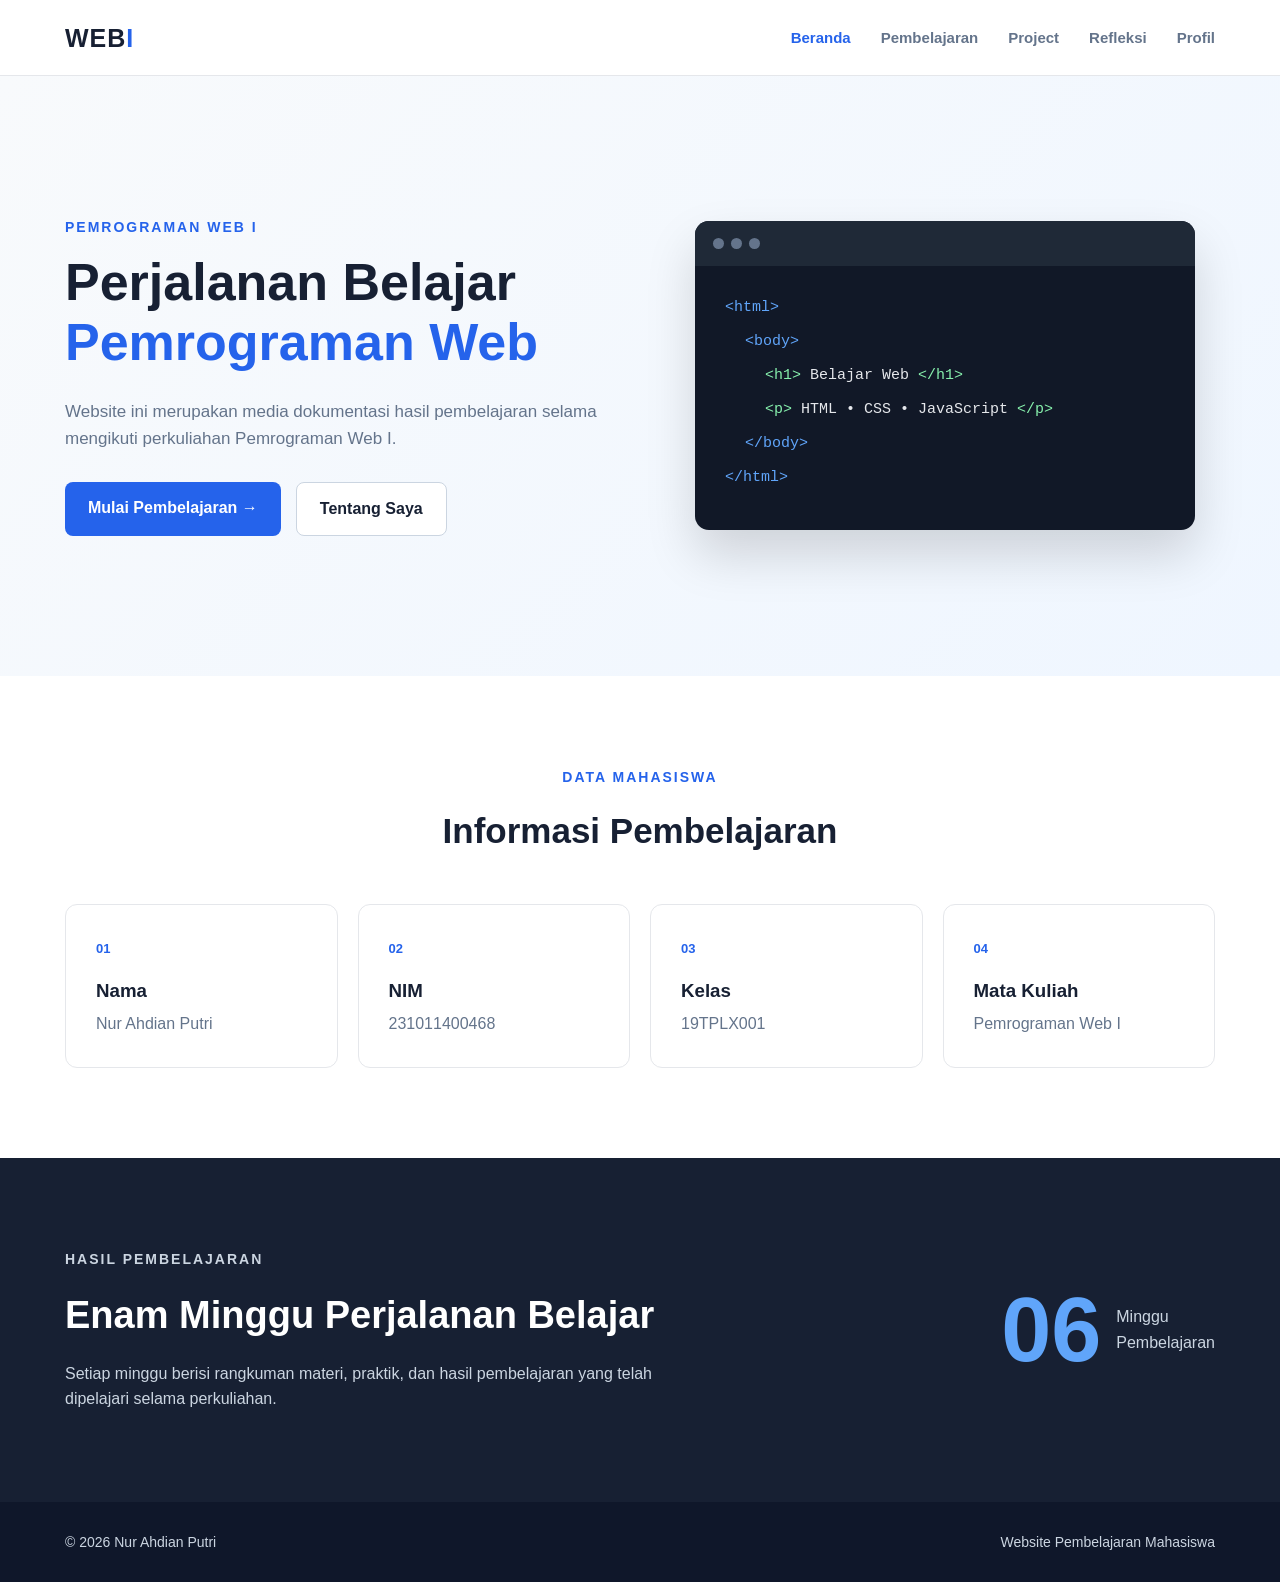
<file: index.html>
<!DOCTYPE html>
<html lang="id">
<head>
    <meta charset="UTF-8">
    <meta name="viewport" content="width=device-width, initial-scale=1.0">

    <title>Pemrograman Web I</title>

    <link rel="stylesheet" href="css/style.css">
</head>

<body>

    <!-- NAVBAR -->
    <header class="navbar">
        <div class="container nav-content">

            <a href="index.html" class="logo">
                WEB<span>I</span>
            </a>

            <nav class="nav-menu" id="navMenu">
                <a href="index.html" class="active">Beranda</a>
                <a href="pembelajaran.html">Pembelajaran</a>
                <a href="project.html">Project</a>
                <a href="refleksi.html">Refleksi</a>
                <a href="profil.html">Profil</a>
            </nav>

            <button class="menu-toggle" id="menuToggle">
                ☰
            </button>

        </div>
    </header>


    <!-- HERO -->
    <main>

        <section class="hero">

            <div class="container hero-content">

                <div class="hero-text">

                    <p class="subtitle">
                        PEMROGRAMAN WEB I
                    </p>

                    <h1>
                        Perjalanan Belajar
                        <span>Pemrograman Web</span>
                    </h1>

                    <p class="hero-description">
                        Website ini merupakan media dokumentasi hasil
                        pembelajaran selama mengikuti perkuliahan
                        Pemrograman Web I.
                    </p>

                    <div class="hero-buttons">
                        <a href="pembelajaran.html" class="btn btn-primary">
                            Mulai Pembelajaran →
                        </a>

                        <a href="profil.html" class="btn btn-secondary">
                            Tentang Saya
                        </a>
                    </div>

                </div>


                <div class="hero-card">

                    <div class="code-window">

                        <div class="window-header">
                            <span></span>
                            <span></span>
                            <span></span>
                        </div>

                        <div class="code-content">

                            <p>
                                <span class="code-blue">&lt;html&gt;</span>
                            </p>

                            <p class="indent">
                                <span class="code-blue">&lt;body&gt;</span>
                            </p>

                            <p class="indent-2">
                                <span class="code-green">
                                    &lt;h1&gt;
                                </span>
                                Belajar Web
                                <span class="code-green">
                                    &lt;/h1&gt;
                                </span>
                            </p>

                            <p class="indent-2">
                                <span class="code-green">
                                    &lt;p&gt;
                                </span>
                                HTML • CSS • JavaScript
                                <span class="code-green">
                                    &lt;/p&gt;
                                </span>
                            </p>

                            <p class="indent">
                                <span class="code-blue">
                                    &lt;/body&gt;
                                </span>
                            </p>

                            <p>
                                <span class="code-blue">
                                    &lt;/html&gt;
                                </span>
                            </p>

                        </div>

                    </div>

                </div>

            </div>

        </section>


        <!-- IDENTITAS -->
        <section class="identity">

            <div class="container">

                <div class="section-title">
                    <p class="subtitle">DATA MAHASISWA</p>

                    <h2>
                        Informasi Pembelajaran
                    </h2>
                </div>


                <div class="identity-grid">

                    <div class="info-card">
                        <span class="info-number">01</span>

                        <h3>Nama</h3>

                        <p>
                            Nur Ahdian Putri
                        </p>
                    </div>


                    <div class="info-card">
                        <span class="info-number">02</span>

                        <h3>NIM</h3>

                        <p>
                            231011400468
                        </p>
                    </div>


                    <div class="info-card">
                        <span class="info-number">03</span>

                        <h3>Kelas</h3>

                        <p>
                            19TPLX001
                        </p>
                    </div>


                    <div class="info-card">
                        <span class="info-number">04</span>

                        <h3>Mata Kuliah</h3>

                        <p>
                            Pemrograman Web I
                        </p>
                    </div>

                </div>

            </div>

        </section>


        <!-- RINGKASAN -->
        <section class="overview">

            <div class="container overview-content">

                <div>
                    <p class="subtitle">
                        HASIL PEMBELAJARAN
                    </p>

                    <h2>
                        Enam Minggu Perjalanan Belajar
                    </h2>

                    <p>
                        Setiap minggu berisi rangkuman materi,
                        praktik, dan hasil pembelajaran yang telah
                        dipelajari selama perkuliahan.
                    </p>
                </div>


                <div class="week-number">

                    <strong>06</strong>

                    <span>
                        Minggu<br>
                        Pembelajaran
                    </span>

                </div>

            </div>

        </section>

    </main>


    <!-- FOOTER -->
    <footer>

        <div class="container footer-content">

            <p>
                © 2026 Nur Ahdian Putri
            </p>

            <p>
                Website Pembelajaran Mahasiswa
            </p>

        </div>

    </footer>


    <script src="js/script.js"></script>

</body>
</html>
</file>
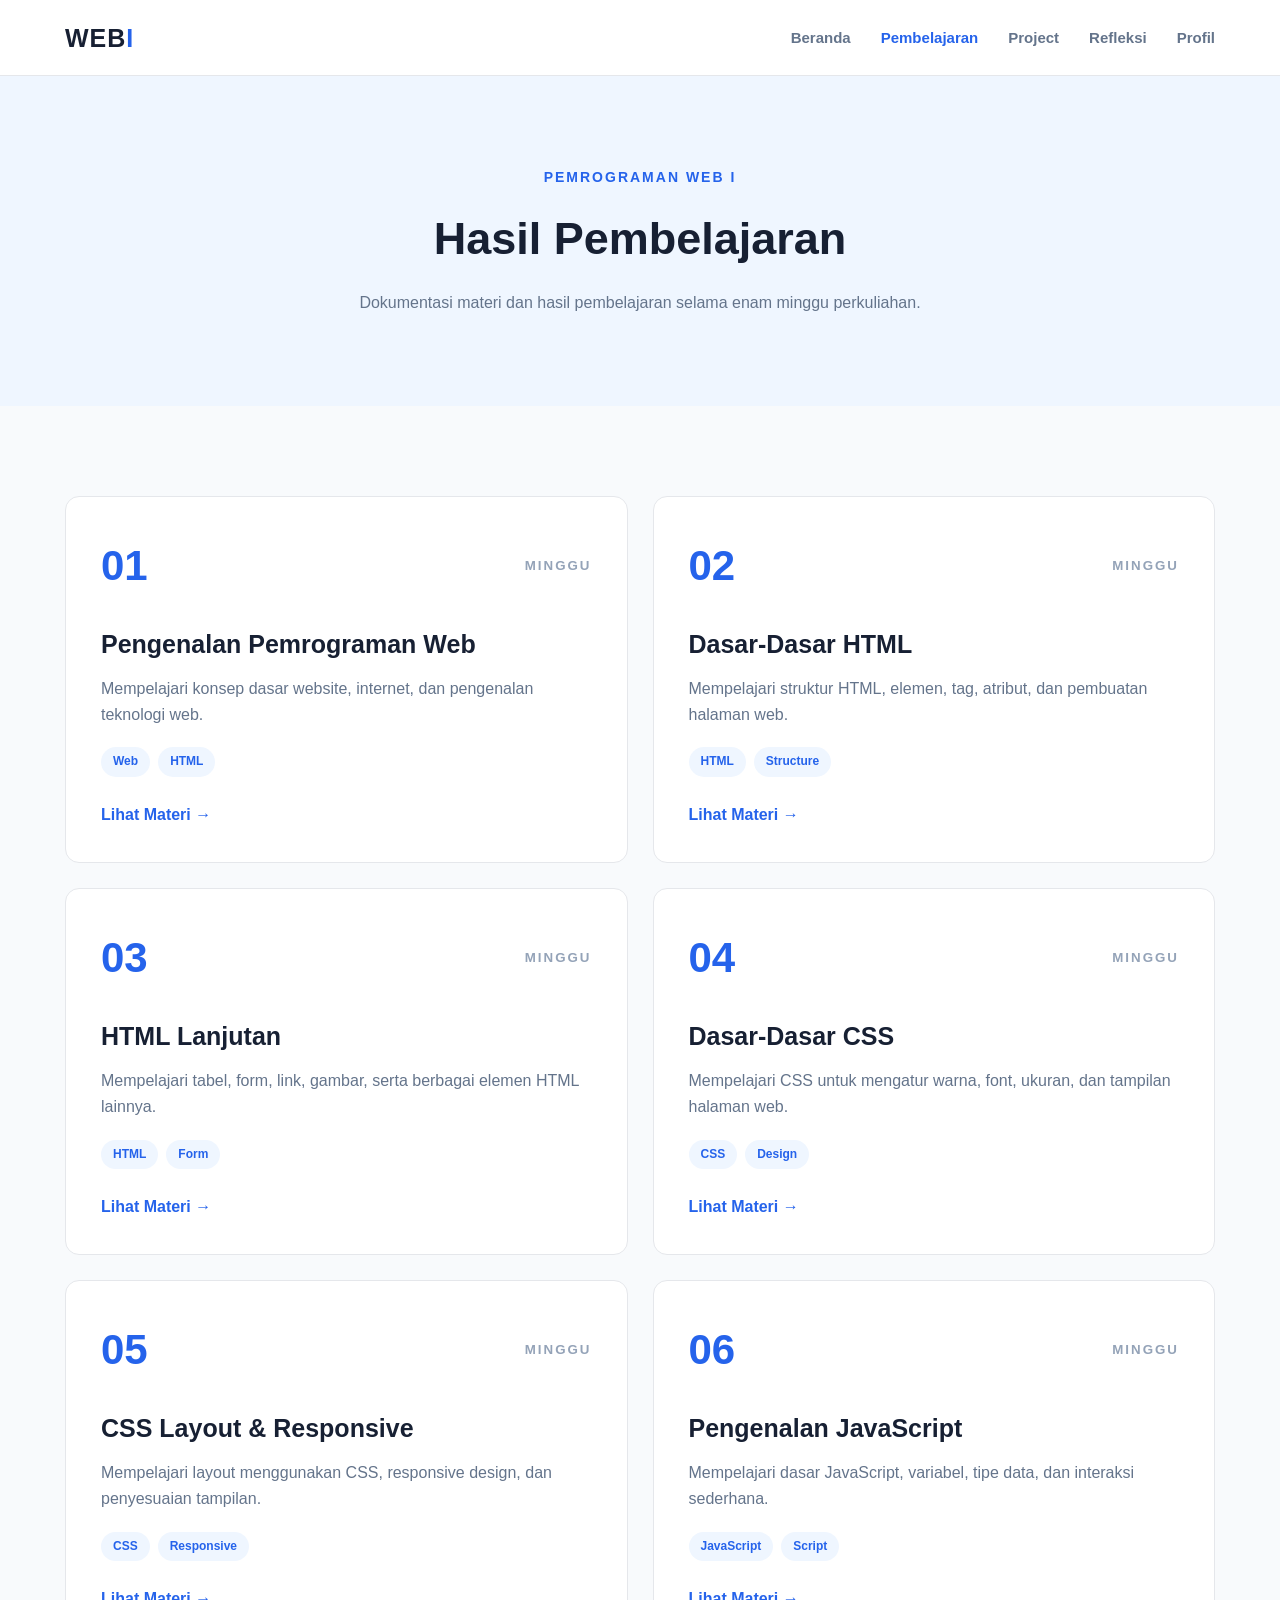
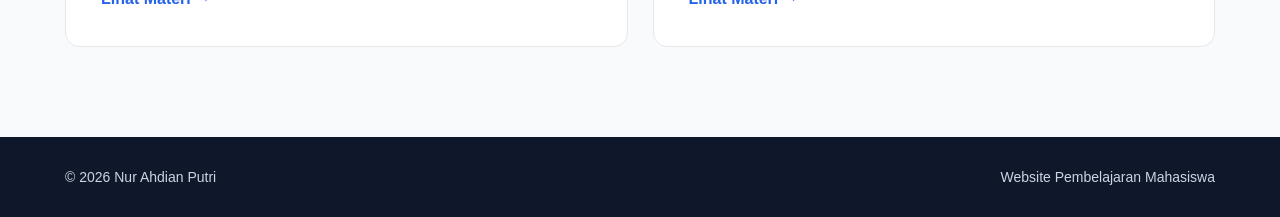
<file: pembelajaran.html>
<!DOCTYPE html>
<html lang="id">
<head>
    <meta charset="UTF-8">
    <meta name="viewport" content="width=device-width, initial-scale=1.0">

    <title>Pembelajaran - Pemrograman Web I</title>

    <link rel="stylesheet" href="css/style.css">
</head>

<body>

    <!-- NAVBAR -->
    <header class="navbar">
        <div class="container nav-content">

            <a href="index.html" class="logo">
                WEB<span>I</span>
            </a>

            <nav class="nav-menu" id="navMenu">
                <a href="index.html">Beranda</a>
                <a href="pembelajaran.html" class="active">Pembelajaran</a>
                <a href="project.html">Project</a>
                <a href="refleksi.html">Refleksi</a>
                <a href="profil.html">Profil</a>
            </nav>

            <button class="menu-toggle" id="menuToggle">
                ☰
            </button>

        </div>
    </header>


    <!-- HEADER PEMBELAJARAN -->
    <section class="page-header">

        <div class="container">

            <p class="subtitle">
                PEMROGRAMAN WEB I
            </p>

            <h1>
                Hasil Pembelajaran
            </h1>

            <p>
                Dokumentasi materi dan hasil pembelajaran
                selama enam minggu perkuliahan.
            </p>

        </div>

    </section>


    <!-- DAFTAR MINGGU -->
    <main class="learning-section">

        <div class="container">

            <div class="week-grid">

                <!-- MINGGU 1 -->
                <article class="week-card">

                    <div class="week-top">
                        <span>01</span>
                        <small>MINGGU</small>
                    </div>

                    <h2>
                        Pengenalan Pemrograman Web
                    </h2>

                    <p>
                        Mempelajari konsep dasar website,
                        internet, dan pengenalan teknologi web.
                    </p>

                    <div class="tag-container">
                        <span>Web</span>
                        <span>HTML</span>
                    </div>

                    <a href="minggu/minggu1.html" class="week-link">
                        Lihat Materi →
                    </a>

                </article>


                <!-- MINGGU 2 -->
                <article class="week-card">

                    <div class="week-top">
                        <span>02</span>
                        <small>MINGGU</small>
                    </div>

                    <h2>
                        Dasar-Dasar HTML
                    </h2>

                    <p>
                        Mempelajari struktur HTML, elemen,
                        tag, atribut, dan pembuatan halaman web.
                    </p>

                    <div class="tag-container">
                        <span>HTML</span>
                        <span>Structure</span>
                    </div>

                    <a href="minggu/minggu2.html" class="week-link">
                        Lihat Materi →
                    </a>

                </article>


                <!-- MINGGU 3 -->
                <article class="week-card">

                    <div class="week-top">
                        <span>03</span>
                        <small>MINGGU</small>
                    </div>

                    <h2>
                        HTML Lanjutan
                    </h2>

                    <p>
                        Mempelajari tabel, form, link, gambar,
                        serta berbagai elemen HTML lainnya.
                    </p>

                    <div class="tag-container">
                        <span>HTML</span>
                        <span>Form</span>
                    </div>

                    <a href="minggu/minggu3.html" class="week-link">
                        Lihat Materi →
                    </a>

                </article>


                <!-- MINGGU 4 -->
                <article class="week-card">

                    <div class="week-top">
                        <span>04</span>
                        <small>MINGGU</small>
                    </div>

                    <h2>
                        Dasar-Dasar CSS
                    </h2>

                    <p>
                        Mempelajari CSS untuk mengatur warna,
                        font, ukuran, dan tampilan halaman web.
                    </p>

                    <div class="tag-container">
                        <span>CSS</span>
                        <span>Design</span>
                    </div>

                    <a href="minggu/minggu4.html" class="week-link">
                        Lihat Materi →
                    </a>

                </article>


                <!-- MINGGU 5 -->
                <article class="week-card">

                    <div class="week-top">
                        <span>05</span>
                        <small>MINGGU</small>
                    </div>

                    <h2>
                        CSS Layout & Responsive
                    </h2>

                    <p>
                        Mempelajari layout menggunakan CSS,
                        responsive design, dan penyesuaian tampilan.
                    </p>

                    <div class="tag-container">
                        <span>CSS</span>
                        <span>Responsive</span>
                    </div>

                    <a href="minggu/minggu5.html" class="week-link">
                        Lihat Materi →
                    </a>

                </article>


                <!-- MINGGU 6 -->
                <article class="week-card">

                    <div class="week-top">
                        <span>06</span>
                        <small>MINGGU</small>
                    </div>

                    <h2>
                        Pengenalan JavaScript
                    </h2>

                    <p>
                        Mempelajari dasar JavaScript,
                        variabel, tipe data, dan interaksi sederhana.
                    </p>

                    <div class="tag-container">
                        <span>JavaScript</span>
                        <span>Script</span>
                    </div>

                    <a href="minggu/minggu6.html" class="week-link">
                        Lihat Materi →
                    </a>

                </article>

            </div>

        </div>

    </main>


    <!-- FOOTER -->
    <footer>

        <div class="container footer-content">

            <p>
                © 2026 Nur Ahdian Putri
            </p>

            <p>
                Website Pembelajaran Mahasiswa
            </p>

        </div>

    </footer>


    <script src="js/script.js"></script>

</body>
</html>
</file>
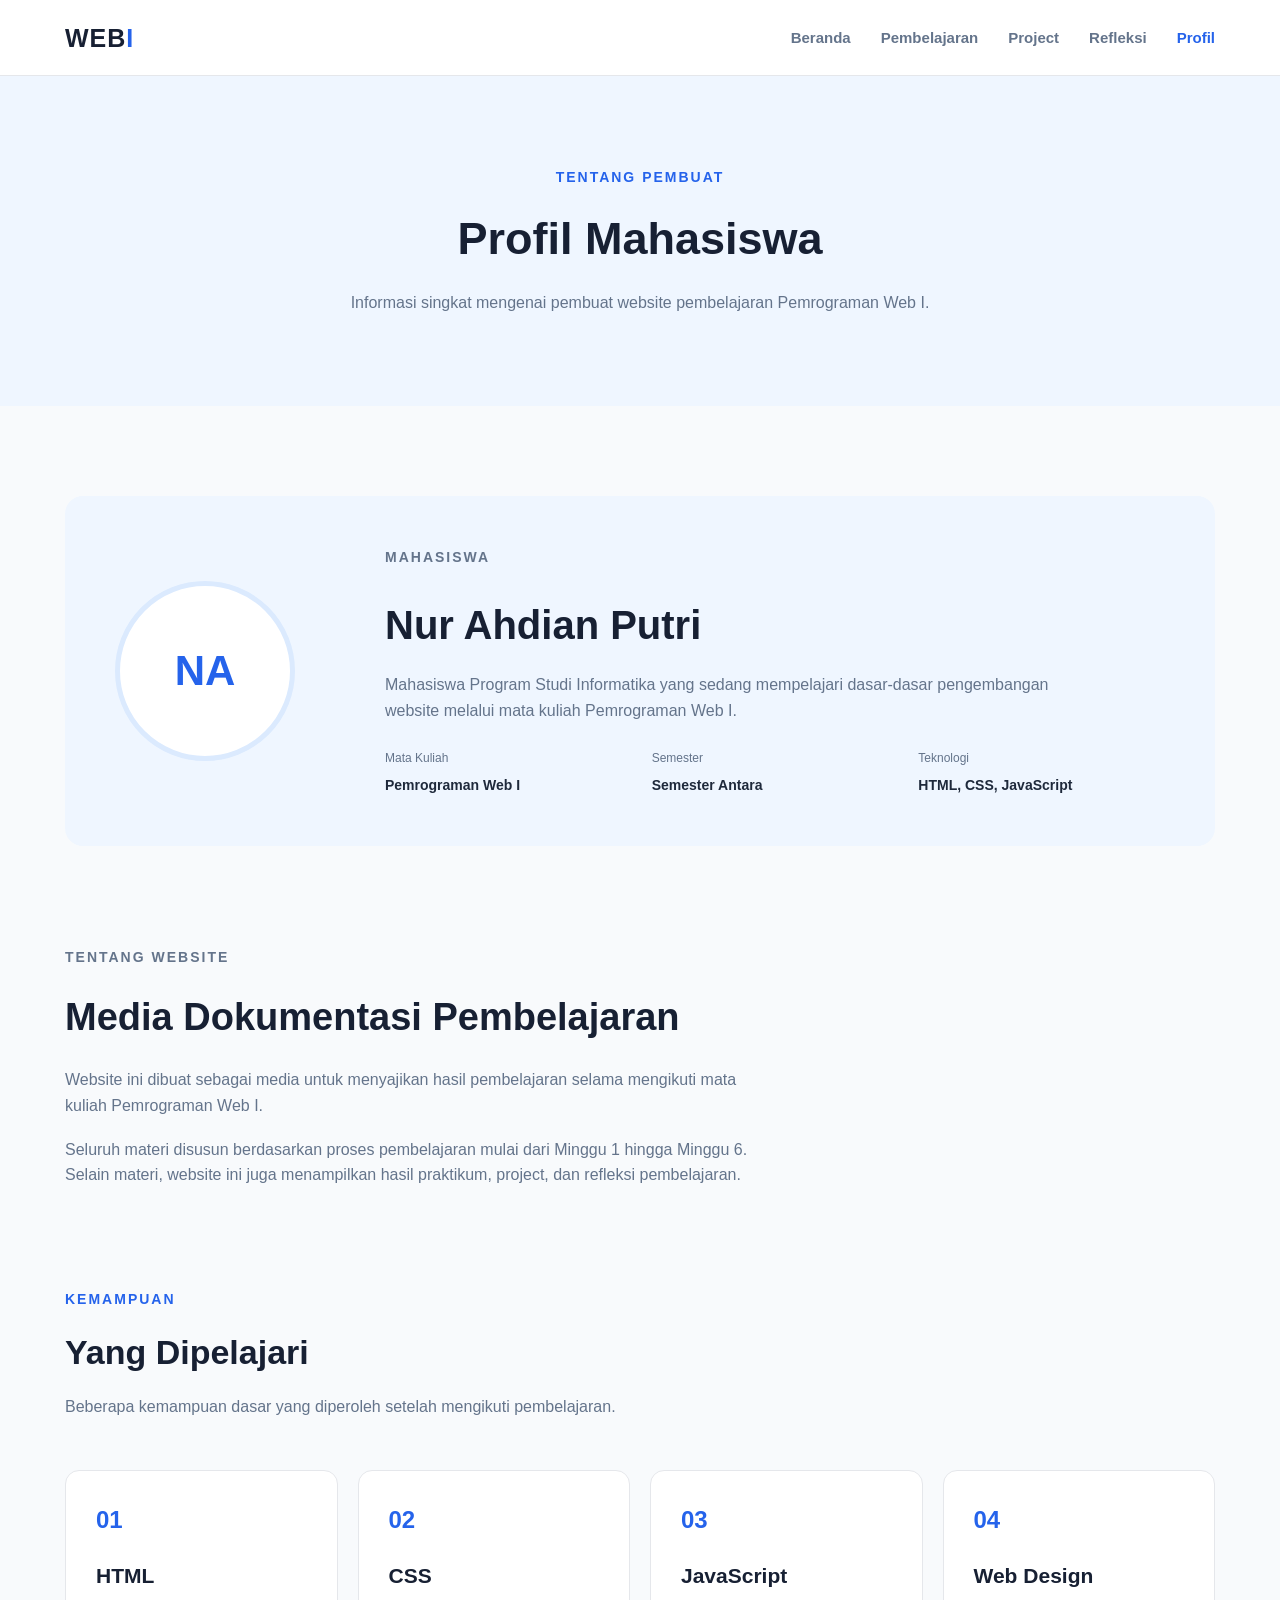
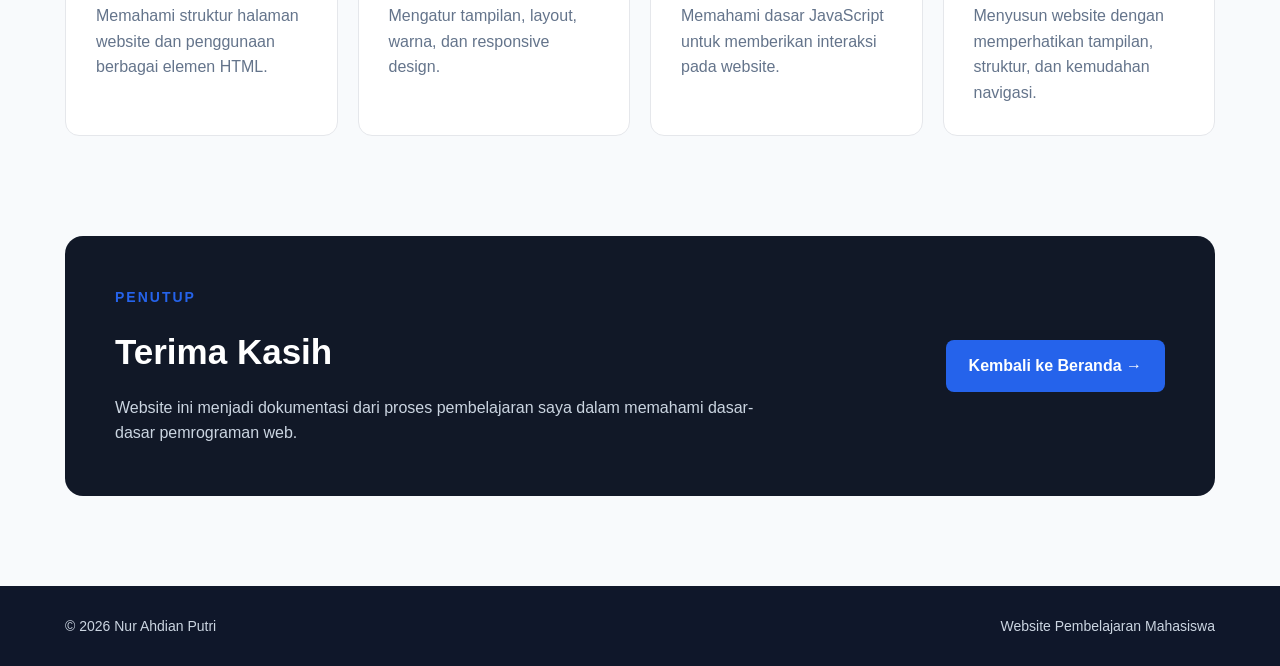
<file: profil.html>
<!DOCTYPE html>
<html lang="id">

<head>

    <meta charset="UTF-8">

    <meta name="viewport"
          content="width=device-width, initial-scale=1.0">

    <title>Profil - Pemrograman Web I</title>

    <link rel="stylesheet"
          href="css/style.css">

</head>

<body>


    <!-- NAVBAR -->

    <header class="navbar">

        <div class="container nav-content">

            <a href="index.html"
               class="logo">

                WEB<span>I</span>

            </a>


            <nav class="nav-menu"
                 id="navMenu">

                <a href="index.html">
                    Beranda
                </a>

                <a href="pembelajaran.html">
                    Pembelajaran
                </a>

                <a href="project.html">
                    Project
                </a>

                <a href="refleksi.html">
                    Refleksi
                </a>

                <a href="profil.html"
                   class="active">
                    Profil
                </a>

            </nav>


            <button class="menu-toggle"
                    id="menuToggle">

                ☰

            </button>

        </div>

    </header>



    <!-- HEADER -->

    <section class="page-header">

        <div class="container">

            <p class="subtitle">
                TENTANG PEMBUAT
            </p>


            <h1>
                Profil Mahasiswa
            </h1>


            <p>
                Informasi singkat mengenai pembuat website
                pembelajaran Pemrograman Web I.
            </p>

        </div>

    </section>



    <!-- PROFIL -->

    <main class="profile-section">

        <div class="container">


            <!-- PROFILE CARD -->

            <section class="profile-main">


                <div class="profile-avatar">

                    <span>
                        NA
                    </span>

                </div>


                <div class="profile-info">

                    <p class="subtitle">
                        MAHASISWA
                    </p>


                    <h2>
                        Nur Ahdian Putri
                    </h2>


                    <p>
                        Mahasiswa Program Studi Informatika
                        yang sedang mempelajari dasar-dasar
                        pengembangan website melalui mata
                        kuliah Pemrograman Web I.
                    </p>


                    <div class="profile-data">

                        <div>

                            <span>
                                Mata Kuliah
                            </span>

                            <strong>
                                Pemrograman Web I
                            </strong>

                        </div>


                        <div>

                            <span>
                                Semester
                            </span>

                            <strong>
                                Semester Antara
                            </strong>

                        </div>


                        <div>

                            <span>
                                Teknologi
                            </span>

                            <strong>
                                HTML, CSS, JavaScript
                            </strong>

                        </div>

                    </div>

                </div>

            </section>



            <!-- TENTANG WEBSITE -->

            <section class="profile-about">

                <div class="section-intro">

                    <p class="subtitle">
                        TENTANG WEBSITE
                    </p>


                    <h2>
                        Media Dokumentasi
                        Pembelajaran
                    </h2>


                    <p>
                        Website ini dibuat sebagai media untuk
                        menyajikan hasil pembelajaran selama
                        mengikuti mata kuliah Pemrograman Web I.
                    </p>


                    <p>
                        Seluruh materi disusun berdasarkan
                        proses pembelajaran mulai dari Minggu 1
                        hingga Minggu 6. Selain materi, website
                        ini juga menampilkan hasil praktikum,
                        project, dan refleksi pembelajaran.
                    </p>

                </div>

            </section>



            <!-- KEMAMPUAN -->

            <section class="skill-section">


                <div class="section-intro">

                    <p class="subtitle">
                        KEMAMPUAN
                    </p>


                    <h2>
                        Yang Dipelajari
                    </h2>


                    <p>
                        Beberapa kemampuan dasar yang diperoleh
                        setelah mengikuti pembelajaran.
                    </p>

                </div>


                <div class="skill-grid">


                    <article class="skill-card">

                        <span>
                            01
                        </span>


                        <h3>
                            HTML
                        </h3>


                        <p>
                            Memahami struktur halaman website
                            dan penggunaan berbagai elemen HTML.
                        </p>

                    </article>


                    <article class="skill-card">

                        <span>
                            02
                        </span>


                        <h3>
                            CSS
                        </h3>


                        <p>
                            Mengatur tampilan, layout, warna,
                            dan responsive design.
                        </p>

                    </article>


                    <article class="skill-card">

                        <span>
                            03
                        </span>


                        <h3>
                            JavaScript
                        </h3>


                        <p>
                            Memahami dasar JavaScript untuk
                            memberikan interaksi pada website.
                        </p>

                    </article>


                    <article class="skill-card">

                        <span>
                            04
                        </span>


                        <h3>
                            Web Design
                        </h3>


                        <p>
                            Menyusun website dengan memperhatikan
                            tampilan, struktur, dan kemudahan
                            navigasi.
                        </p>

                    </article>

                </div>

            </section>



            <!-- PENUTUP -->

            <section class="profile-closing">

                <div>

                    <p class="subtitle">
                        PENUTUP
                    </p>


                    <h2>
                        Terima Kasih
                    </h2>


                    <p>
                        Website ini menjadi dokumentasi dari
                        proses pembelajaran saya dalam memahami
                        dasar-dasar pemrograman web.
                    </p>

                </div>


                <a href="index.html"
                   class="btn btn-primary">

                    Kembali ke Beranda →

                </a>

            </section>

        </div>

    </main>



    <!-- FOOTER -->

    <footer>

        <div class="container footer-content">

            <p>
                © 2026 Nur Ahdian Putri
            </p>


            <p>
                Website Pembelajaran Mahasiswa
            </p>

        </div>

    </footer>



    <script src="js/script.js"></script>

</body>

</html>
</file>
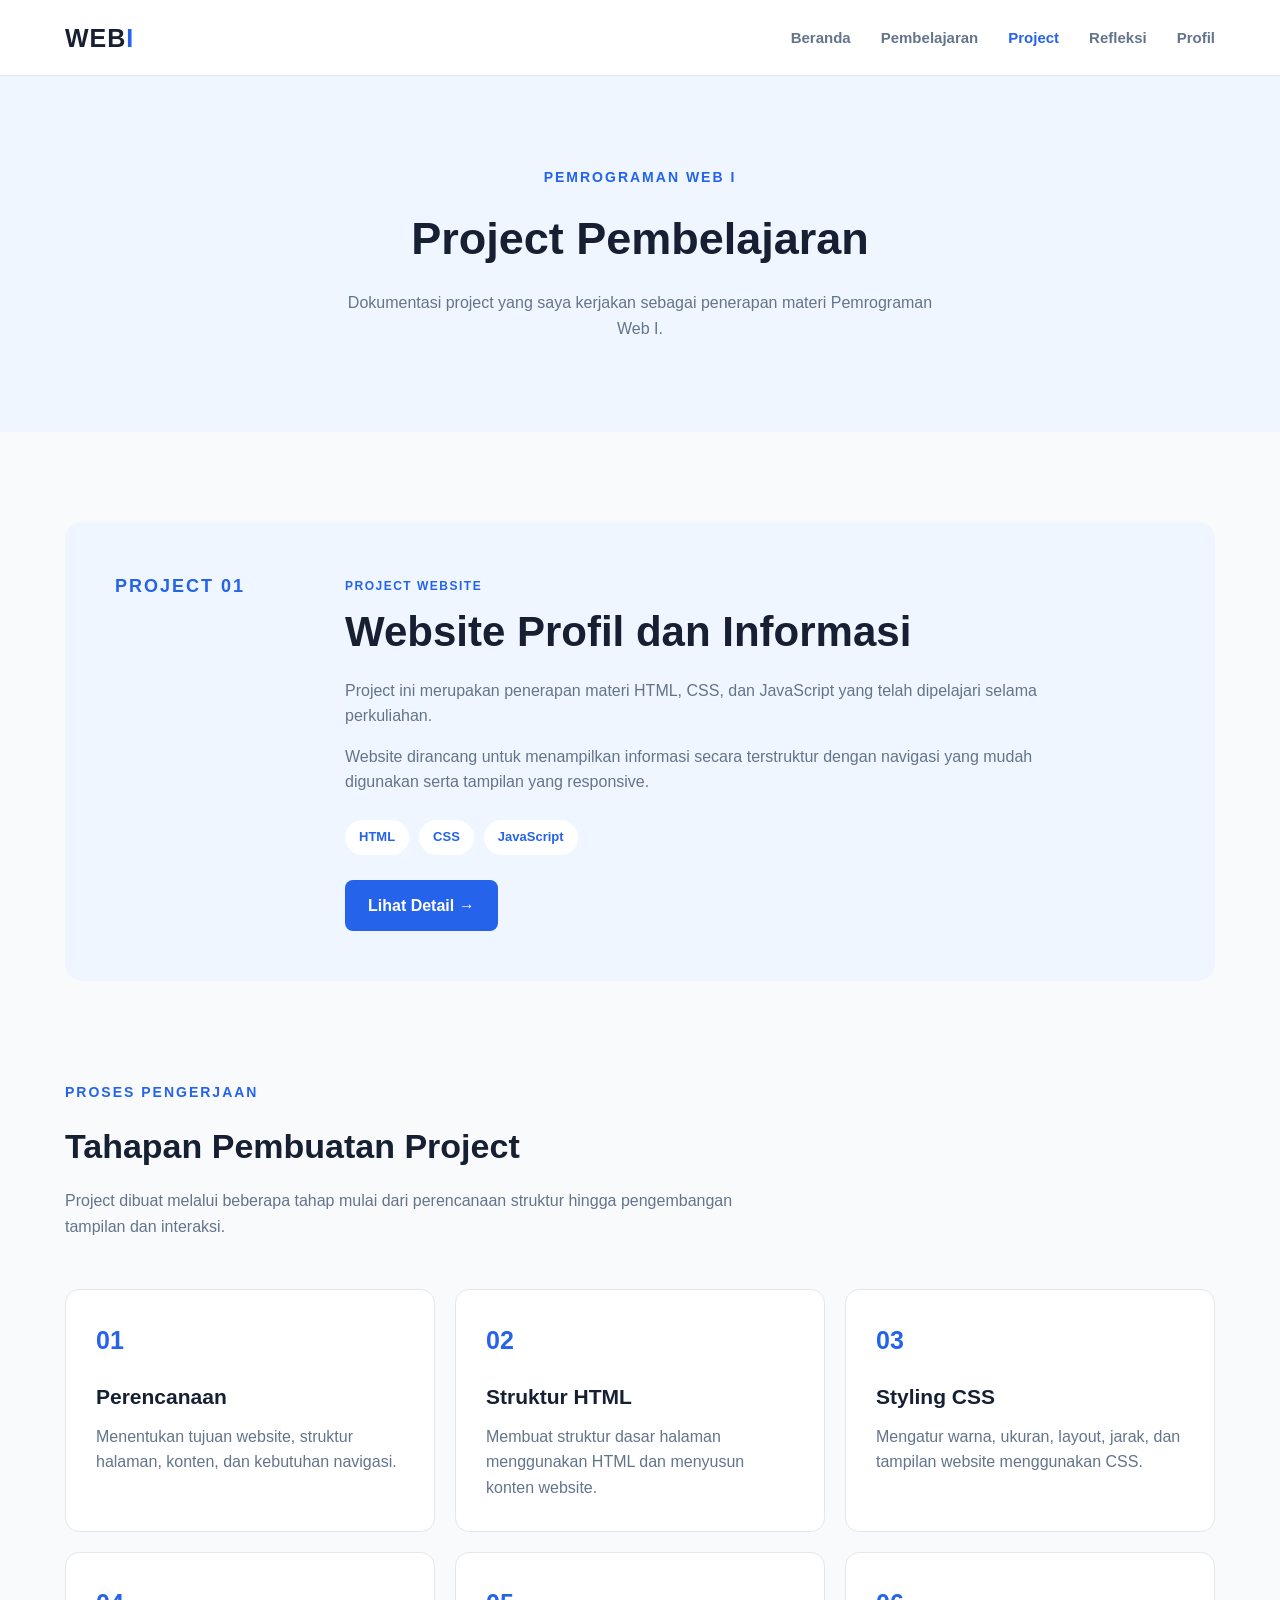
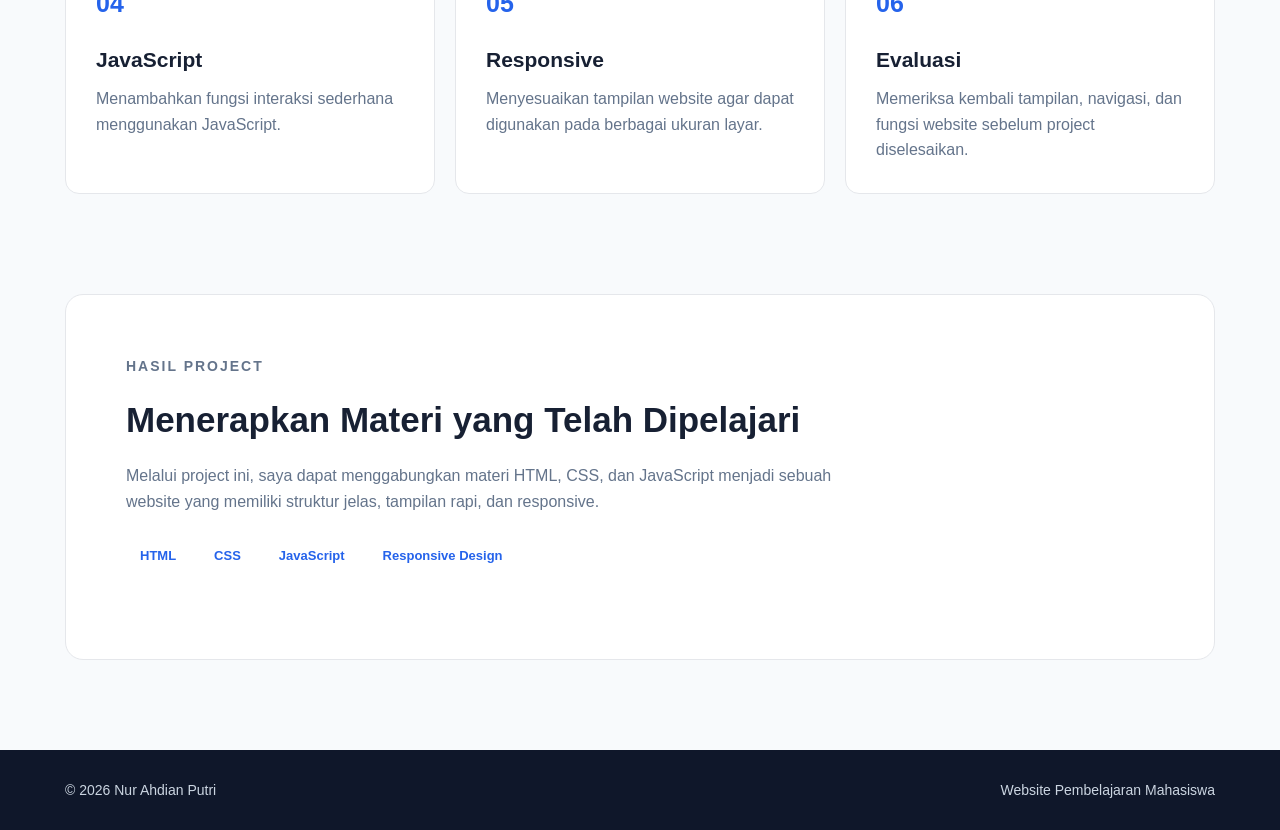
<file: project.html>
<!DOCTYPE html>
<html lang="id">

<head>

    <meta charset="UTF-8">

    <meta name="viewport"
          content="width=device-width, initial-scale=1.0">

    <title>Project - Pemrograman Web I</title>

    <link rel="stylesheet"
          href="css/style.css">

</head>

<body>


    <!-- NAVBAR -->

    <header class="navbar">

        <div class="container nav-content">

            <a href="index.html"
               class="logo">

                WEB<span>I</span>

            </a>


            <nav class="nav-menu"
                 id="navMenu">

                <a href="index.html">
                    Beranda
                </a>

                <a href="pembelajaran.html">
                    Pembelajaran
                </a>

                <a href="project.html"
                   class="active">
                    Project
                </a>

                <a href="refleksi.html">
                    Refleksi
                </a>

                <a href="profil.html">
                    Profil
                </a>

            </nav>


            <button class="menu-toggle"
                    id="menuToggle">

                ☰

            </button>

        </div>

    </header>



    <!-- HEADER -->

    <section class="page-header">

        <div class="container">

            <p class="subtitle">
                PEMROGRAMAN WEB I
            </p>


            <h1>
                Project Pembelajaran
            </h1>


            <p>
                Dokumentasi project yang saya kerjakan
                sebagai penerapan materi Pemrograman Web I.
            </p>

        </div>

    </section>



    <!-- PROJECT -->

    <main class="project-section">

        <div class="container">


            <!-- PROJECT UTAMA -->

            <article class="main-project">


                <div class="project-number">
                    PROJECT 01
                </div>


                <div class="project-info">

                    <span class="project-label">
                        PROJECT WEBSITE
                    </span>


                    <h2>
                        Website Profil dan
                        Informasi
                    </h2>


                    <p>
                        Project ini merupakan penerapan materi
                        HTML, CSS, dan JavaScript yang telah
                        dipelajari selama perkuliahan.
                    </p>


                    <p>
                        Website dirancang untuk menampilkan
                        informasi secara terstruktur dengan
                        navigasi yang mudah digunakan serta
                        tampilan yang responsive.
                    </p>


                    <!-- TEKNOLOGI -->

                    <div class="project-tech">

                        <span>
                            HTML
                        </span>

                        <span>
                            CSS
                        </span>

                        <span>
                            JavaScript
                        </span>

                    </div>


                    <a href="#proses"
                       class="btn btn-primary">

                        Lihat Detail →

                    </a>

                </div>

            </article>



            <!-- PROSES -->

            <section class="project-process"
                     id="proses">


                <div class="section-intro">

                    <p class="subtitle">
                        PROSES PENGERJAAN
                    </p>


                    <h2>
                        Tahapan Pembuatan Project
                    </h2>


                    <p>
                        Project dibuat melalui beberapa tahap
                        mulai dari perencanaan struktur hingga
                        pengembangan tampilan dan interaksi.
                    </p>

                </div>



                <div class="process-grid">


                    <!-- TAHAP 1 -->

                    <article class="process-card">

                        <span>
                            01
                        </span>


                        <h3>
                            Perencanaan
                        </h3>


                        <p>
                            Menentukan tujuan website,
                            struktur halaman, konten,
                            dan kebutuhan navigasi.
                        </p>

                    </article>



                    <!-- TAHAP 2 -->

                    <article class="process-card">

                        <span>
                            02
                        </span>


                        <h3>
                            Struktur HTML
                        </h3>


                        <p>
                            Membuat struktur dasar halaman
                            menggunakan HTML dan menyusun
                            konten website.
                        </p>

                    </article>



                    <!-- TAHAP 3 -->

                    <article class="process-card">

                        <span>
                            03
                        </span>


                        <h3>
                            Styling CSS
                        </h3>


                        <p>
                            Mengatur warna, ukuran, layout,
                            jarak, dan tampilan website
                            menggunakan CSS.
                        </p>

                    </article>



                    <!-- TAHAP 4 -->

                    <article class="process-card">

                        <span>
                            04
                        </span>


                        <h3>
                            JavaScript
                        </h3>


                        <p>
                            Menambahkan fungsi interaksi
                            sederhana menggunakan JavaScript.
                        </p>

                    </article>



                    <!-- TAHAP 5 -->

                    <article class="process-card">

                        <span>
                            05
                        </span>


                        <h3>
                            Responsive
                        </h3>


                        <p>
                            Menyesuaikan tampilan website
                            agar dapat digunakan pada berbagai
                            ukuran layar.
                        </p>

                    </article>



                    <!-- TAHAP 6 -->

                    <article class="process-card">

                        <span>
                            06
                        </span>


                        <h3>
                            Evaluasi
                        </h3>


                        <p>
                            Memeriksa kembali tampilan,
                            navigasi, dan fungsi website
                            sebelum project diselesaikan.
                        </p>

                    </article>

                </div>

            </section>



            <!-- HASIL -->

            <section class="project-result">


                <div class="result-content">

                    <p class="subtitle">
                        HASIL PROJECT
                    </p>


                    <h2>
                        Menerapkan Materi
                        yang Telah Dipelajari
                    </h2>


                    <p>
                        Melalui project ini, saya dapat
                        menggabungkan materi HTML, CSS,
                        dan JavaScript menjadi sebuah website
                        yang memiliki struktur jelas,
                        tampilan rapi, dan responsive.
                    </p>


                    <div class="project-tech">

                        <span>
                            HTML
                        </span>

                        <span>
                            CSS
                        </span>

                        <span>
                            JavaScript
                        </span>

                        <span>
                            Responsive Design
                        </span>

                    </div>

                </div>

            </section>

        </div>

    </main>



    <!-- FOOTER -->

    <footer>

        <div class="container footer-content">

            <p>
                © 2026 Nur Ahdian Putri
            </p>


            <p>
                Website Pembelajaran Mahasiswa
            </p>

        </div>

    </footer>



    <script src="js/script.js"></script>

</body>

</html>
</file>
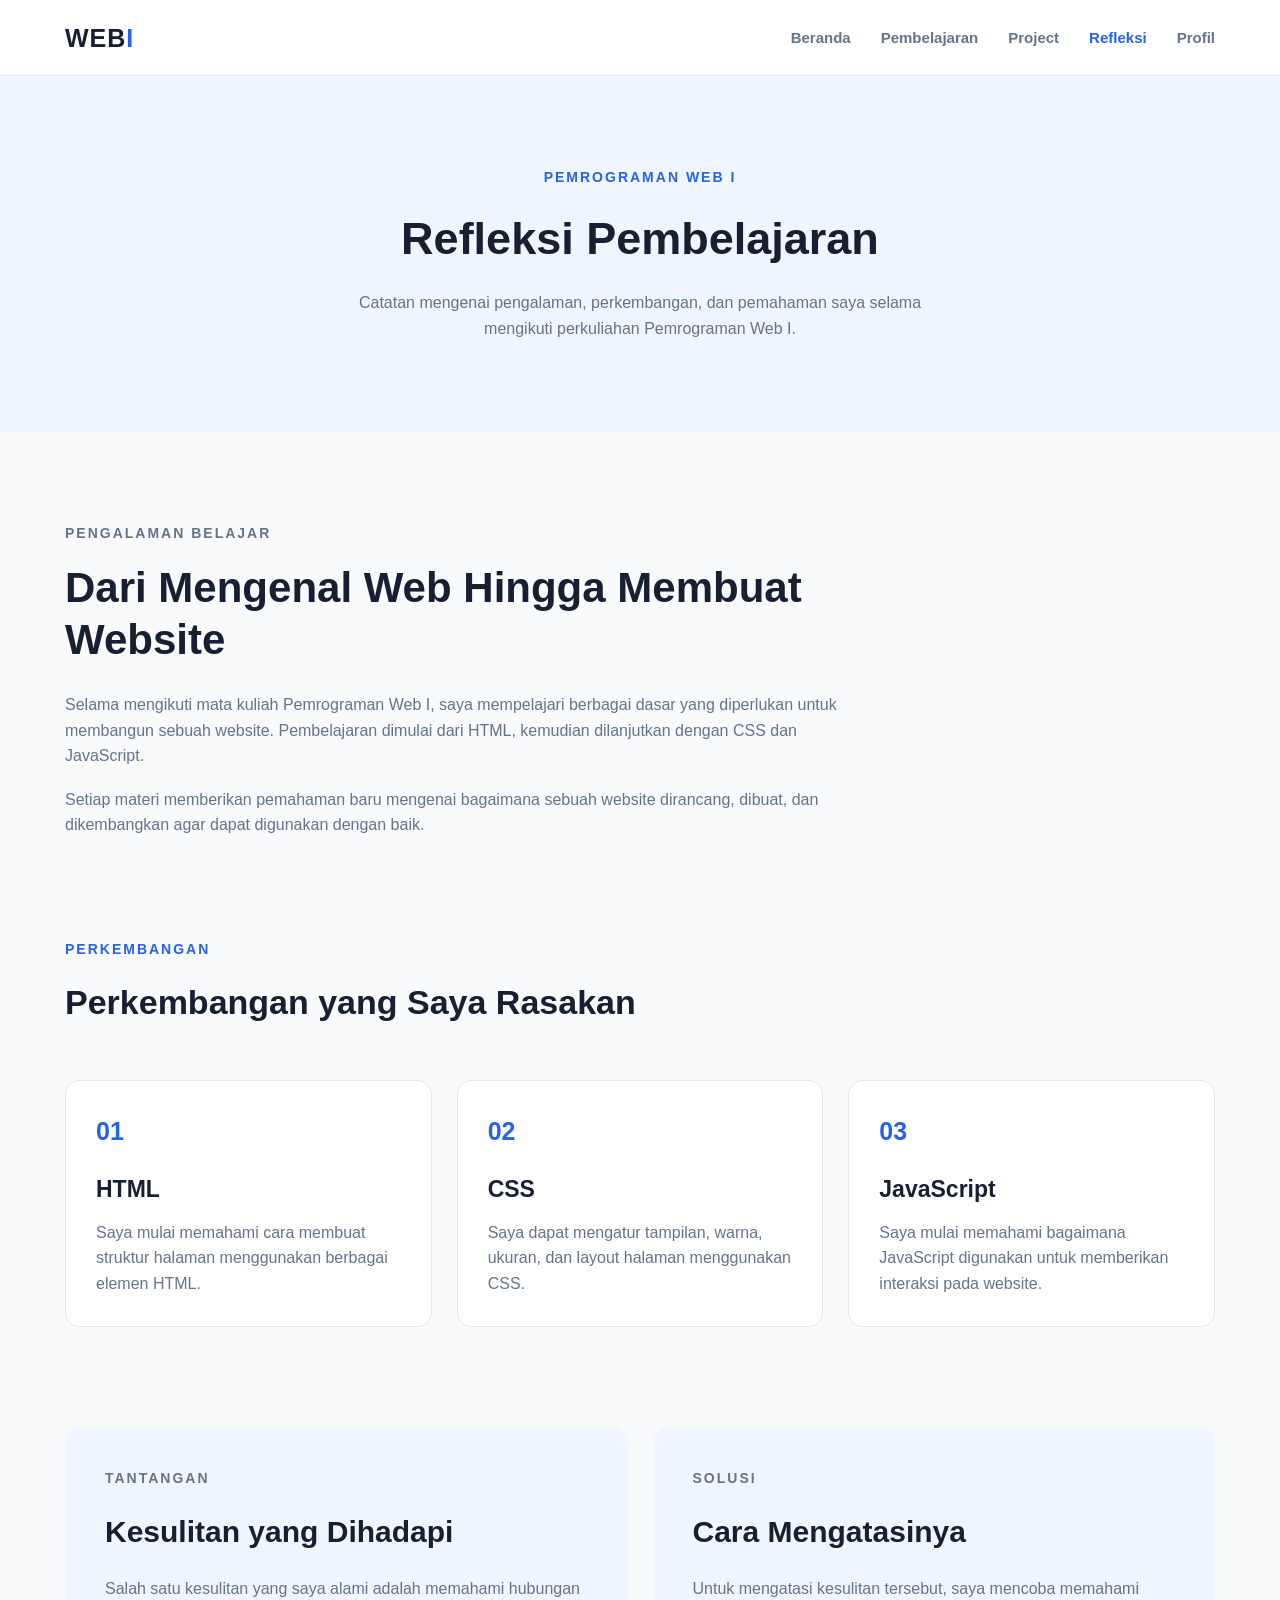
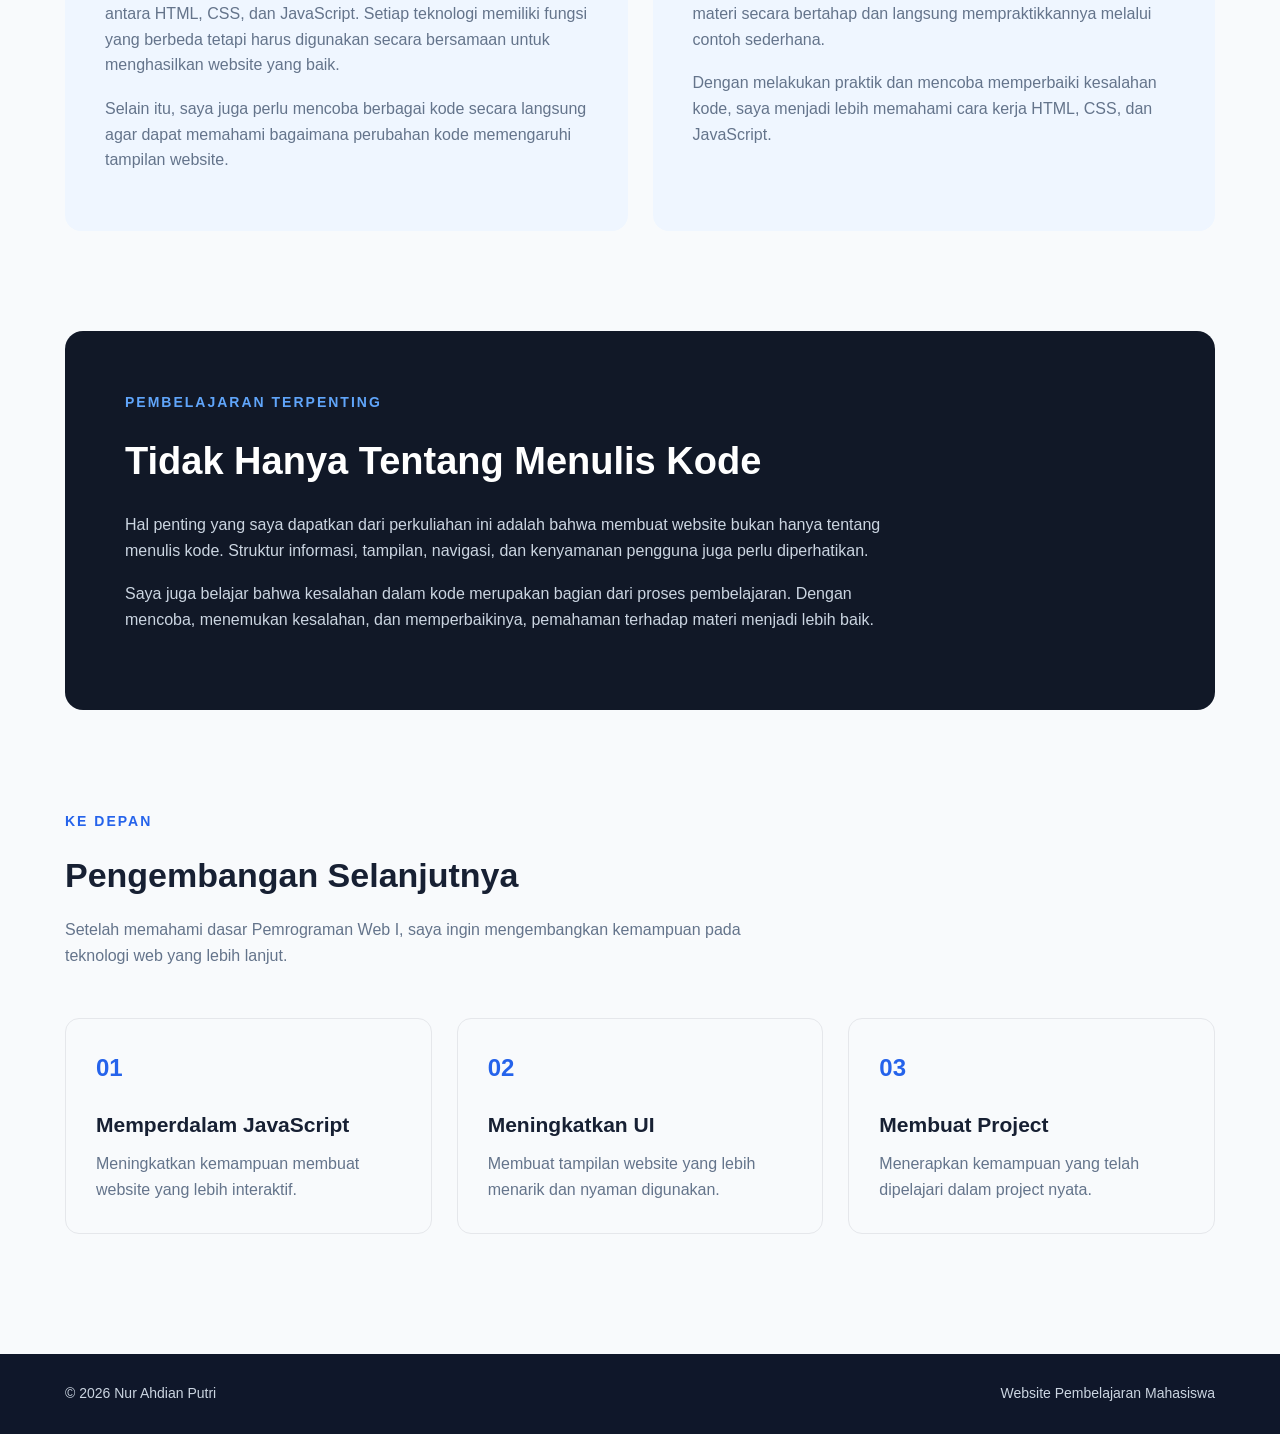
<file: refleksi.html>
<!DOCTYPE html>
<html lang="id">

<head>

    <meta charset="UTF-8">

    <meta name="viewport"
          content="width=device-width, initial-scale=1.0">

    <title>Refleksi - Pemrograman Web I</title>

    <link rel="stylesheet"
          href="css/style.css">

</head>

<body>


    <!-- NAVBAR -->

    <header class="navbar">

        <div class="container nav-content">

            <a href="index.html"
               class="logo">

                WEB<span>I</span>

            </a>


            <nav class="nav-menu"
                 id="navMenu">

                <a href="index.html">
                    Beranda
                </a>

                <a href="pembelajaran.html">
                    Pembelajaran
                </a>

                <a href="project.html">
                    Project
                </a>

                <a href="refleksi.html"
                   class="active">
                    Refleksi
                </a>

                <a href="profil.html">
                    Profil
                </a>

            </nav>


            <button class="menu-toggle"
                    id="menuToggle">

                ☰

            </button>

        </div>

    </header>



    <!-- HEADER -->

    <section class="page-header">

        <div class="container">

            <p class="subtitle">
                PEMROGRAMAN WEB I
            </p>


            <h1>
                Refleksi Pembelajaran
            </h1>


            <p>
                Catatan mengenai pengalaman, perkembangan,
                dan pemahaman saya selama mengikuti
                perkuliahan Pemrograman Web I.
            </p>

        </div>

    </section>



    <!-- REFLEKSI -->

    <main class="reflection-section">

        <div class="container">


            <!-- PEMBUKA -->

            <section class="reflection-intro">

                <p class="subtitle">
                    PENGALAMAN BELAJAR
                </p>


                <h2>
                    Dari Mengenal Web
                    Hingga Membuat Website
                </h2>


                <p>
                    Selama mengikuti mata kuliah Pemrograman
                    Web I, saya mempelajari berbagai dasar
                    yang diperlukan untuk membangun sebuah
                    website. Pembelajaran dimulai dari HTML,
                    kemudian dilanjutkan dengan CSS dan
                    JavaScript.
                </p>


                <p>
                    Setiap materi memberikan pemahaman baru
                    mengenai bagaimana sebuah website
                    dirancang, dibuat, dan dikembangkan
                    agar dapat digunakan dengan baik.
                </p>

            </section>



            <!-- PERKEMBANGAN -->

            <section class="reflection-progress">

                <div class="section-intro">

                    <p class="subtitle">
                        PERKEMBANGAN
                    </p>


                    <h2>
                        Perkembangan yang Saya Rasakan
                    </h2>

                </div>


                <div class="progress-grid">


                    <!-- HTML -->

                    <article class="progress-card">

                        <span class="progress-number">
                            01
                        </span>


                        <h3>
                            HTML
                        </h3>


                        <p>
                            Saya mulai memahami cara membuat
                            struktur halaman menggunakan
                            berbagai elemen HTML.
                        </p>

                    </article>



                    <!-- CSS -->

                    <article class="progress-card">

                        <span class="progress-number">
                            02
                        </span>


                        <h3>
                            CSS
                        </h3>


                        <p>
                            Saya dapat mengatur tampilan,
                            warna, ukuran, dan layout halaman
                            menggunakan CSS.
                        </p>

                    </article>



                    <!-- JAVASCRIPT -->

                    <article class="progress-card">

                        <span class="progress-number">
                            03
                        </span>


                        <h3>
                            JavaScript
                        </h3>


                        <p>
                            Saya mulai memahami bagaimana
                            JavaScript digunakan untuk
                            memberikan interaksi pada website.
                        </p>

                    </article>

                </div>

            </section>



            <!-- KESULITAN -->

            <section class="reflection-columns">


                <article class="reflection-box">

                    <p class="subtitle">
                        TANTANGAN
                    </p>


                    <h2>
                        Kesulitan yang Dihadapi
                    </h2>


                    <p>
                        Salah satu kesulitan yang saya alami
                        adalah memahami hubungan antara HTML,
                        CSS, dan JavaScript. Setiap teknologi
                        memiliki fungsi yang berbeda tetapi
                        harus digunakan secara bersamaan untuk
                        menghasilkan website yang baik.
                    </p>


                    <p>
                        Selain itu, saya juga perlu mencoba
                        berbagai kode secara langsung agar
                        dapat memahami bagaimana perubahan
                        kode memengaruhi tampilan website.
                    </p>

                </article>



                <article class="reflection-box">

                    <p class="subtitle">
                        SOLUSI
                    </p>


                    <h2>
                        Cara Mengatasinya
                    </h2>


                    <p>
                        Untuk mengatasi kesulitan tersebut,
                        saya mencoba memahami materi secara
                        bertahap dan langsung mempraktikkannya
                        melalui contoh sederhana.
                    </p>


                    <p>
                        Dengan melakukan praktik dan mencoba
                        memperbaiki kesalahan kode, saya menjadi
                        lebih memahami cara kerja HTML, CSS,
                        dan JavaScript.
                    </p>

                </article>

            </section>



            <!-- PEMBELAJARAN TERPENTING -->

            <section class="important-section">

                <div class="important-content">

                    <p class="subtitle">
                        PEMBELAJARAN TERPENTING
                    </p>


                    <h2>
                        Tidak Hanya Tentang Menulis Kode
                    </h2>


                    <p>
                        Hal penting yang saya dapatkan dari
                        perkuliahan ini adalah bahwa membuat
                        website bukan hanya tentang menulis
                        kode. Struktur informasi, tampilan,
                        navigasi, dan kenyamanan pengguna juga
                        perlu diperhatikan.
                    </p>


                    <p>
                        Saya juga belajar bahwa kesalahan dalam
                        kode merupakan bagian dari proses
                        pembelajaran. Dengan mencoba,
                        menemukan kesalahan, dan memperbaikinya,
                        pemahaman terhadap materi menjadi lebih
                        baik.
                    </p>

                </div>

            </section>



            <!-- TARGET -->

            <section class="future-section">

                <div class="section-intro">

                    <p class="subtitle">
                        KE DEPAN
                    </p>


                    <h2>
                        Pengembangan Selanjutnya
                    </h2>


                    <p>
                        Setelah memahami dasar Pemrograman Web I,
                        saya ingin mengembangkan kemampuan pada
                        teknologi web yang lebih lanjut.
                    </p>

                </div>


                <div class="future-grid">

                    <div class="future-item">

                        <span>
                            01
                        </span>

                        <h3>
                            Memperdalam JavaScript
                        </h3>

                        <p>
                            Meningkatkan kemampuan membuat
                            website yang lebih interaktif.
                        </p>

                    </div>


                    <div class="future-item">

                        <span>
                            02
                        </span>

                        <h3>
                            Meningkatkan UI
                        </h3>

                        <p>
                            Membuat tampilan website yang
                            lebih menarik dan nyaman digunakan.
                        </p>

                    </div>


                    <div class="future-item">

                        <span>
                            03
                        </span>

                        <h3>
                            Membuat Project
                        </h3>

                        <p>
                            Menerapkan kemampuan yang telah
                            dipelajari dalam project nyata.
                        </p>

                    </div>

                </div>

            </section>

        </div>

    </main>



    <!-- FOOTER -->

    <footer>

        <div class="container footer-content">

            <p>
                © 2026 Nur Ahdian Putri
            </p>


            <p>
                Website Pembelajaran Mahasiswa
            </p>

        </div>

    </footer>



    <script src="js/script.js"></script>

</body>

</html>
</file>
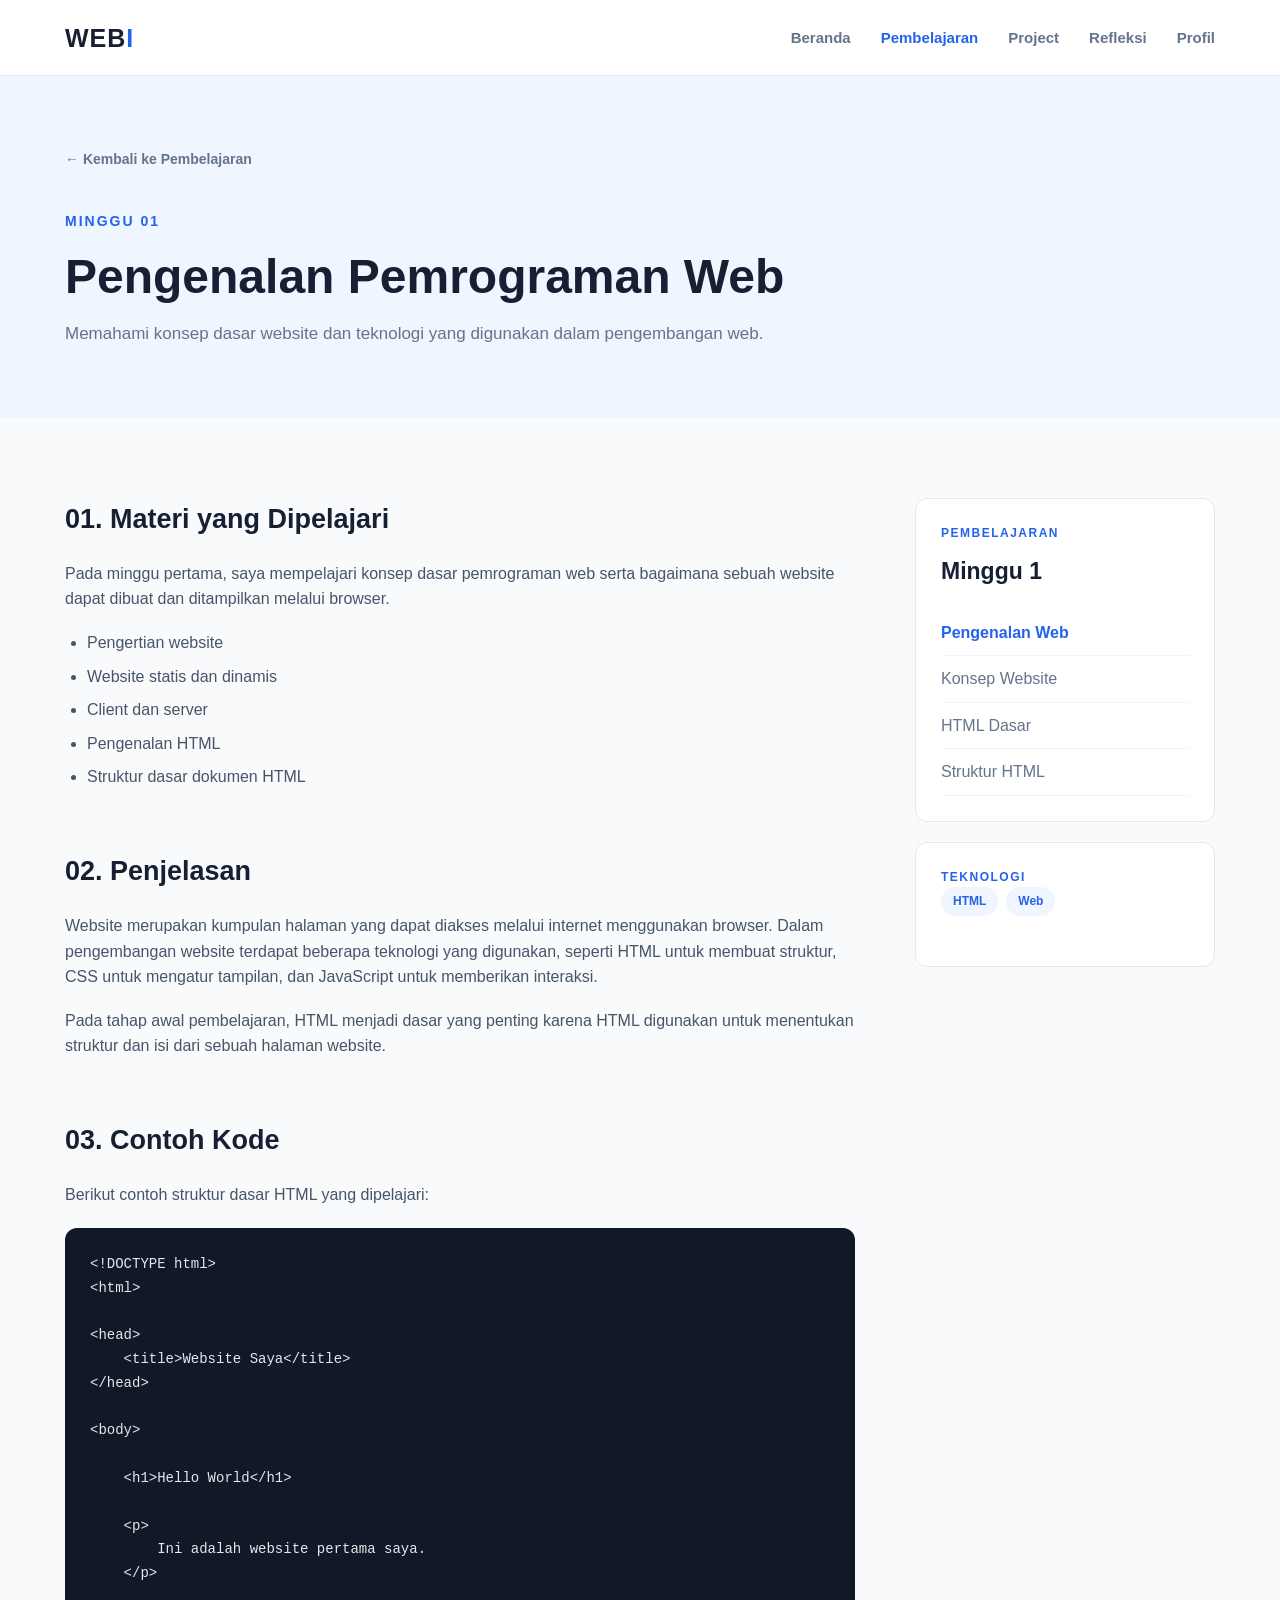
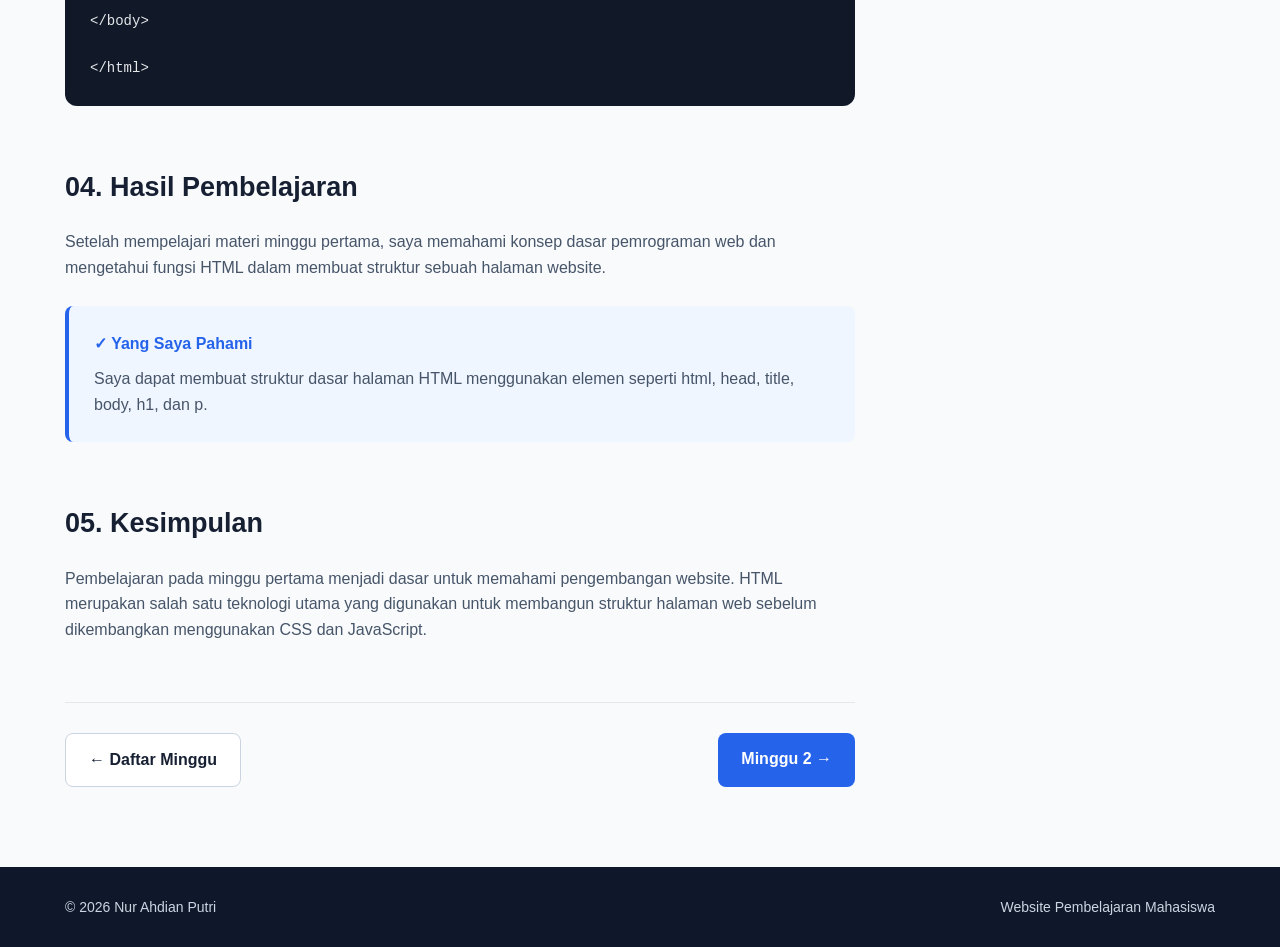
<file: minggu/minggu1.html>
<!DOCTYPE html>
<html lang="id">
<head>
    <meta charset="UTF-8">
    <meta name="viewport" content="width=device-width, initial-scale=1.0">

    <title>Minggu 1 - Pemrograman Web I</title>

    <link rel="stylesheet" href="../css/style.css">
</head>

<body>

    <!-- NAVBAR -->
    <header class="navbar">
        <div class="container nav-content">

            <a href="../index.html" class="logo">
                WEB<span>I</span>
            </a>

            <nav class="nav-menu" id="navMenu">
                <a href="../index.html">Beranda</a>
                <a href="../pembelajaran.html" class="active">
                    Pembelajaran
                </a>
                <a href="../project.html">Project</a>
                <a href="../refleksi.html">Refleksi</a>
                <a href="../profil.html">Profil</a>
            </nav>

            <button class="menu-toggle" id="menuToggle">
                ☰
            </button>

        </div>
    </header>


    <!-- HEADER -->
    <section class="detail-header">

        <div class="container">

            <a href="../pembelajaran.html" class="back-link">
                ← Kembali ke Pembelajaran
            </a>

            <p class="subtitle">
                MINGGU 01
            </p>

            <h1>
                Pengenalan Pemrograman Web
            </h1>

            <p>
                Memahami konsep dasar website dan teknologi
                yang digunakan dalam pengembangan web.
            </p>

        </div>

    </section>


    <!-- CONTENT -->
    <main class="detail-section">

        <div class="container detail-layout">


            <!-- CONTENT UTAMA -->
            <article class="detail-content">

                <section class="content-block">

                    <h2>
                        01. Materi yang Dipelajari
                    </h2>

                    <p>
                        Pada minggu pertama, saya mempelajari
                        konsep dasar pemrograman web serta
                        bagaimana sebuah website dapat dibuat
                        dan ditampilkan melalui browser.
                    </p>

                    <ul>
                        <li>Pengertian website</li>
                        <li>Website statis dan dinamis</li>
                        <li>Client dan server</li>
                        <li>Pengenalan HTML</li>
                        <li>Struktur dasar dokumen HTML</li>
                    </ul>

                </section>


                <section class="content-block">

                    <h2>
                        02. Penjelasan
                    </h2>

                    <p>
                        Website merupakan kumpulan halaman yang
                        dapat diakses melalui internet menggunakan
                        browser. Dalam pengembangan website terdapat
                        beberapa teknologi yang digunakan, seperti
                        HTML untuk membuat struktur, CSS untuk
                        mengatur tampilan, dan JavaScript untuk
                        memberikan interaksi.
                    </p>

                    <p>
                        Pada tahap awal pembelajaran, HTML menjadi
                        dasar yang penting karena HTML digunakan
                        untuk menentukan struktur dan isi dari
                        sebuah halaman website.
                    </p>

                </section>


                <section class="content-block">

                    <h2>
                        03. Contoh Kode
                    </h2>

                    <p>
                        Berikut contoh struktur dasar HTML yang
                        dipelajari:
                    </p>

                    <div class="code-box">

<pre><code>&lt;!DOCTYPE html&gt;
&lt;html&gt;

&lt;head&gt;
    &lt;title&gt;Website Saya&lt;/title&gt;
&lt;/head&gt;

&lt;body&gt;

    &lt;h1&gt;Hello World&lt;/h1&gt;

    &lt;p&gt;
        Ini adalah website pertama saya.
    &lt;/p&gt;

&lt;/body&gt;

&lt;/html&gt;</code></pre>

                    </div>

                </section>


                <section class="content-block">

                    <h2>
                        04. Hasil Pembelajaran
                    </h2>

                    <p>
                        Setelah mempelajari materi minggu pertama,
                        saya memahami konsep dasar pemrograman web
                        dan mengetahui fungsi HTML dalam membuat
                        struktur sebuah halaman website.
                    </p>

                    <div class="result-box">

                        <strong>
                            ✓ Yang Saya Pahami
                        </strong>

                        <p>
                            Saya dapat membuat struktur dasar
                            halaman HTML menggunakan elemen
                            seperti html, head, title, body,
                            h1, dan p.
                        </p>

                    </div>

                </section>


                <section class="content-block">

                    <h2>
                        05. Kesimpulan
                    </h2>

                    <p>
                        Pembelajaran pada minggu pertama menjadi
                        dasar untuk memahami pengembangan website.
                        HTML merupakan salah satu teknologi utama
                        yang digunakan untuk membangun struktur
                        halaman web sebelum dikembangkan menggunakan
                        CSS dan JavaScript.
                    </p>

                </section>


                <!-- NAVIGASI MINGGU -->

                <div class="week-navigation">

                    <a href="../pembelajaran.html"
                       class="btn btn-secondary">
                        ← Daftar Minggu
                    </a>

                    <a href="minggu2.html"
                       class="btn btn-primary">
                        Minggu 2 →
                    </a>

                </div>

            </article>


            <!-- SIDEBAR -->
            <aside class="detail-sidebar">

                <div class="sidebar-card">

                    <p class="sidebar-label">
                        PEMBELAJARAN
                    </p>

                    <h3>
                        Minggu 1
                    </h3>

                    <ul class="sidebar-menu">

                        <li class="current">
                            Pengenalan Web
                        </li>

                        <li>
                            Konsep Website
                        </li>

                        <li>
                            HTML Dasar
                        </li>

                        <li>
                            Struktur HTML
                        </li>

                    </ul>

                </div>


                <div class="sidebar-card">

                    <p class="sidebar-label">
                        TEKNOLOGI
                    </p>

                    <div class="tag-container">

                        <span>HTML</span>
                        <span>Web</span>

                    </div>

                </div>

            </aside>

        </div>

    </main>


    <!-- FOOTER -->
    <footer>

        <div class="container footer-content">

            <p>
                © 2026 Nur Ahdian Putri
            </p>

            <p>
                Website Pembelajaran Mahasiswa
            </p>

        </div>

    </footer>


    <script src="../js/script.js"></script>

</body>
</html>
</file>
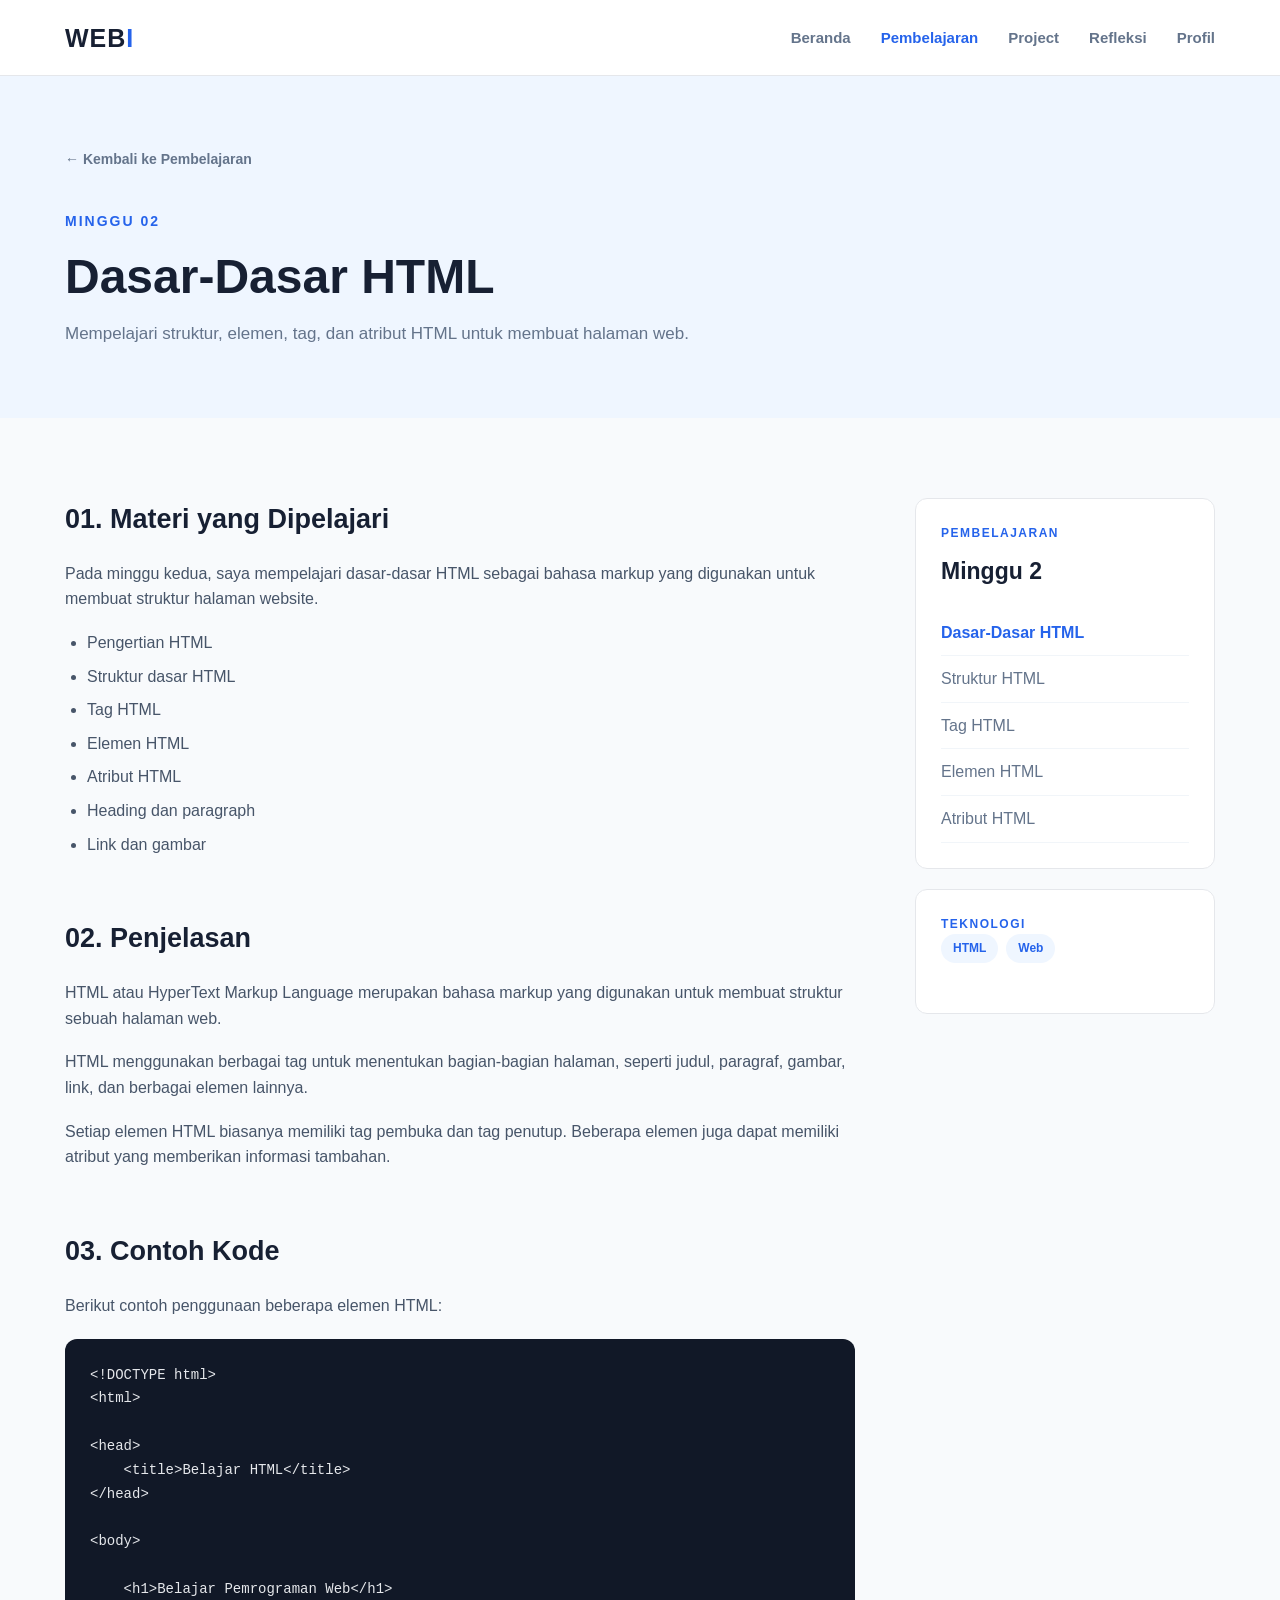
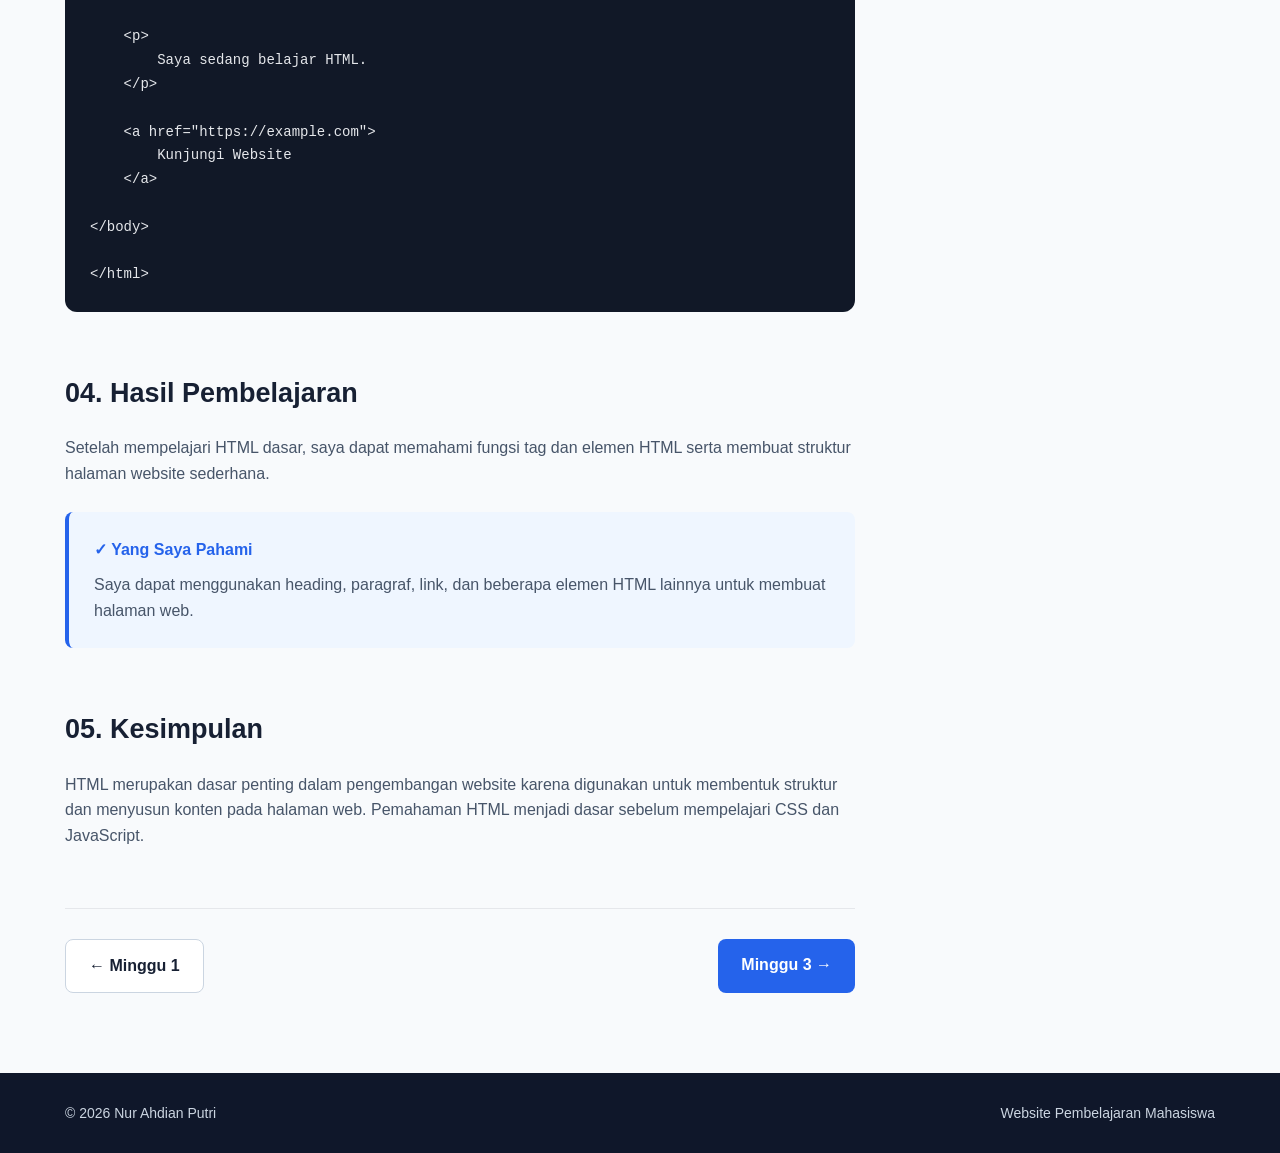
<file: minggu/minggu2.html>
<!DOCTYPE html>
<html lang="id">
<head>
    <meta charset="UTF-8">
    <meta name="viewport" content="width=device-width, initial-scale=1.0">

    <title>Minggu 2 - Pemrograman Web I</title>

    <link rel="stylesheet" href="../css/style.css">
</head>

<body>

    <!-- NAVBAR -->
    <header class="navbar">
        <div class="container nav-content">

            <a href="../index.html" class="logo">
                WEB<span>I</span>
            </a>

            <nav class="nav-menu" id="navMenu">
                <a href="../index.html">Beranda</a>

                <a href="../pembelajaran.html" class="active">
                    Pembelajaran
                </a>

                <a href="../project.html">
                    Project
                </a>

                <a href="../refleksi.html">
                    Refleksi
                </a>

                <a href="../profil.html">
                    Profil
                </a>
            </nav>

            <button class="menu-toggle" id="menuToggle">
                ☰
            </button>

        </div>
    </header>


    <!-- HEADER -->
    <section class="detail-header">

        <div class="container">

            <a href="../pembelajaran.html" class="back-link">
                ← Kembali ke Pembelajaran
            </a>

            <p class="subtitle">
                MINGGU 02
            </p>

            <h1>
                Dasar-Dasar HTML
            </h1>

            <p>
                Mempelajari struktur, elemen, tag, dan atribut
                HTML untuk membuat halaman web.
            </p>

        </div>

    </section>


    <!-- CONTENT -->
    <main class="detail-section">

        <div class="container detail-layout">

            <!-- KONTEN UTAMA -->
            <article class="detail-content">


                <!-- MATERI -->
                <section class="content-block">

                    <h2>
                        01. Materi yang Dipelajari
                    </h2>

                    <p>
                        Pada minggu kedua, saya mempelajari
                        dasar-dasar HTML sebagai bahasa markup
                        yang digunakan untuk membuat struktur
                        halaman website.
                    </p>

                    <ul>
                        <li>Pengertian HTML</li>
                        <li>Struktur dasar HTML</li>
                        <li>Tag HTML</li>
                        <li>Elemen HTML</li>
                        <li>Atribut HTML</li>
                        <li>Heading dan paragraph</li>
                        <li>Link dan gambar</li>
                    </ul>

                </section>


                <!-- PENJELASAN -->
                <section class="content-block">

                    <h2>
                        02. Penjelasan
                    </h2>

                    <p>
                        HTML atau HyperText Markup Language
                        merupakan bahasa markup yang digunakan
                        untuk membuat struktur sebuah halaman web.
                    </p>

                    <p>
                        HTML menggunakan berbagai tag untuk
                        menentukan bagian-bagian halaman,
                        seperti judul, paragraf, gambar, link,
                        dan berbagai elemen lainnya.
                    </p>

                    <p>
                        Setiap elemen HTML biasanya memiliki
                        tag pembuka dan tag penutup. Beberapa
                        elemen juga dapat memiliki atribut
                        yang memberikan informasi tambahan.
                    </p>

                </section>


                <!-- CONTOH KODE -->
                <section class="content-block">

                    <h2>
                        03. Contoh Kode
                    </h2>

                    <p>
                        Berikut contoh penggunaan beberapa
                        elemen HTML:
                    </p>

                    <div class="code-box">

<pre><code>&lt;!DOCTYPE html&gt;
&lt;html&gt;

&lt;head&gt;
    &lt;title&gt;Belajar HTML&lt;/title&gt;
&lt;/head&gt;

&lt;body&gt;

    &lt;h1&gt;Belajar Pemrograman Web&lt;/h1&gt;

    &lt;p&gt;
        Saya sedang belajar HTML.
    &lt;/p&gt;

    &lt;a href="https://example.com"&gt;
        Kunjungi Website
    &lt;/a&gt;

&lt;/body&gt;

&lt;/html&gt;</code></pre>

                    </div>

                </section>


                <!-- HASIL -->
                <section class="content-block">

                    <h2>
                        04. Hasil Pembelajaran
                    </h2>

                    <p>
                        Setelah mempelajari HTML dasar, saya
                        dapat memahami fungsi tag dan elemen
                        HTML serta membuat struktur halaman
                        website sederhana.
                    </p>

                    <div class="result-box">

                        <strong>
                            ✓ Yang Saya Pahami
                        </strong>

                        <p>
                            Saya dapat menggunakan heading,
                            paragraf, link, dan beberapa elemen
                            HTML lainnya untuk membuat halaman web.
                        </p>

                    </div>

                </section>


                <!-- KESIMPULAN -->
                <section class="content-block">

                    <h2>
                        05. Kesimpulan
                    </h2>

                    <p>
                        HTML merupakan dasar penting dalam
                        pengembangan website karena digunakan
                        untuk membentuk struktur dan menyusun
                        konten pada halaman web. Pemahaman HTML
                        menjadi dasar sebelum mempelajari CSS
                        dan JavaScript.
                    </p>

                </section>


                <!-- NAVIGASI -->
                <div class="week-navigation">

                    <a href="minggu1.html"
                       class="btn btn-secondary">
                        ← Minggu 1
                    </a>

                    <a href="minggu3.html"
                       class="btn btn-primary">
                        Minggu 3 →
                    </a>

                </div>

            </article>


            <!-- SIDEBAR -->
            <aside class="detail-sidebar">

                <div class="sidebar-card">

                    <p class="sidebar-label">
                        PEMBELAJARAN
                    </p>

                    <h3>
                        Minggu 2
                    </h3>

                    <ul class="sidebar-menu">

                        <li class="current">
                            Dasar-Dasar HTML
                        </li>

                        <li>
                            Struktur HTML
                        </li>

                        <li>
                            Tag HTML
                        </li>

                        <li>
                            Elemen HTML
                        </li>

                        <li>
                            Atribut HTML
                        </li>

                    </ul>

                </div>


                <div class="sidebar-card">

                    <p class="sidebar-label">
                        TEKNOLOGI
                    </p>

                    <div class="tag-container">

                        <span>HTML</span>

                        <span>Web</span>

                    </div>

                </div>

            </aside>

        </div>

    </main>


    <!-- FOOTER -->
    <footer>

        <div class="container footer-content">

            <p>
                © 2026 Nur Ahdian Putri
            </p>

            <p>
                Website Pembelajaran Mahasiswa
            </p>

        </div>

    </footer>


    <script src="../js/script.js"></script>

</body>
</html>
</file>
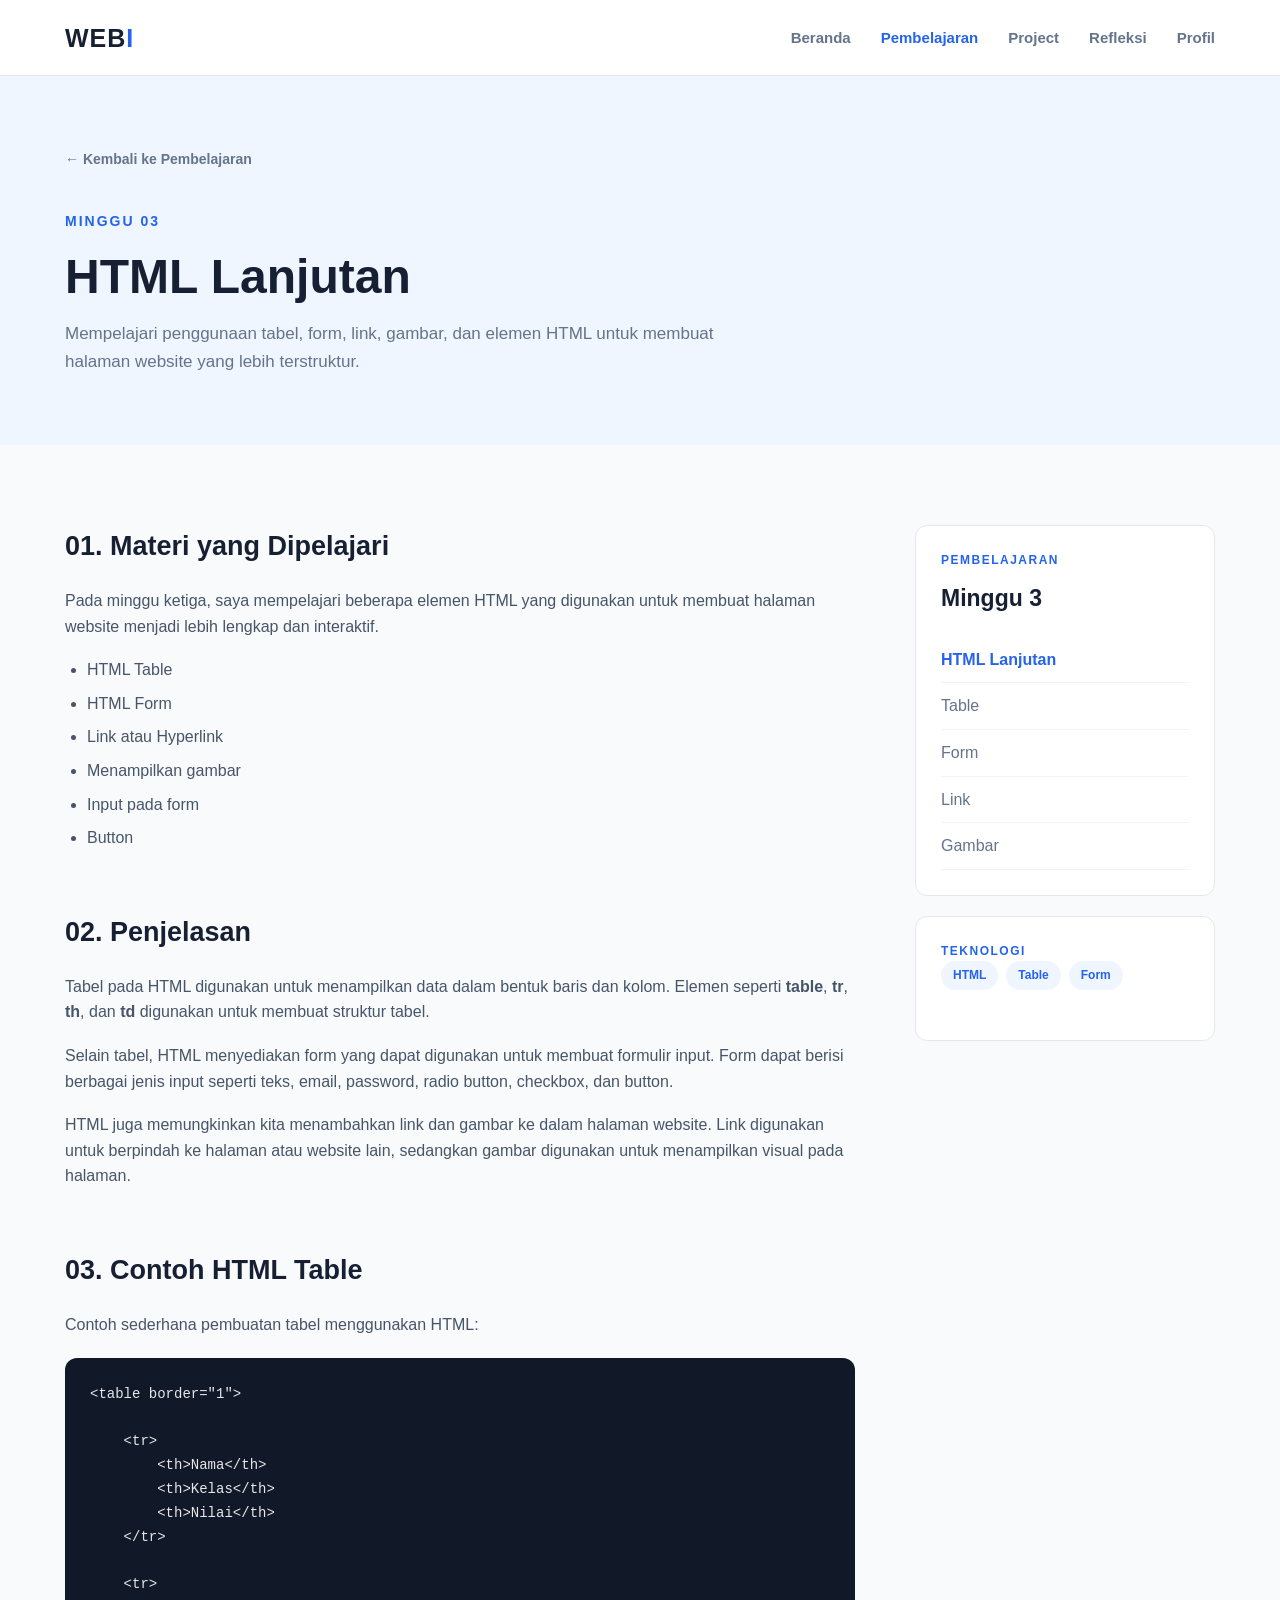
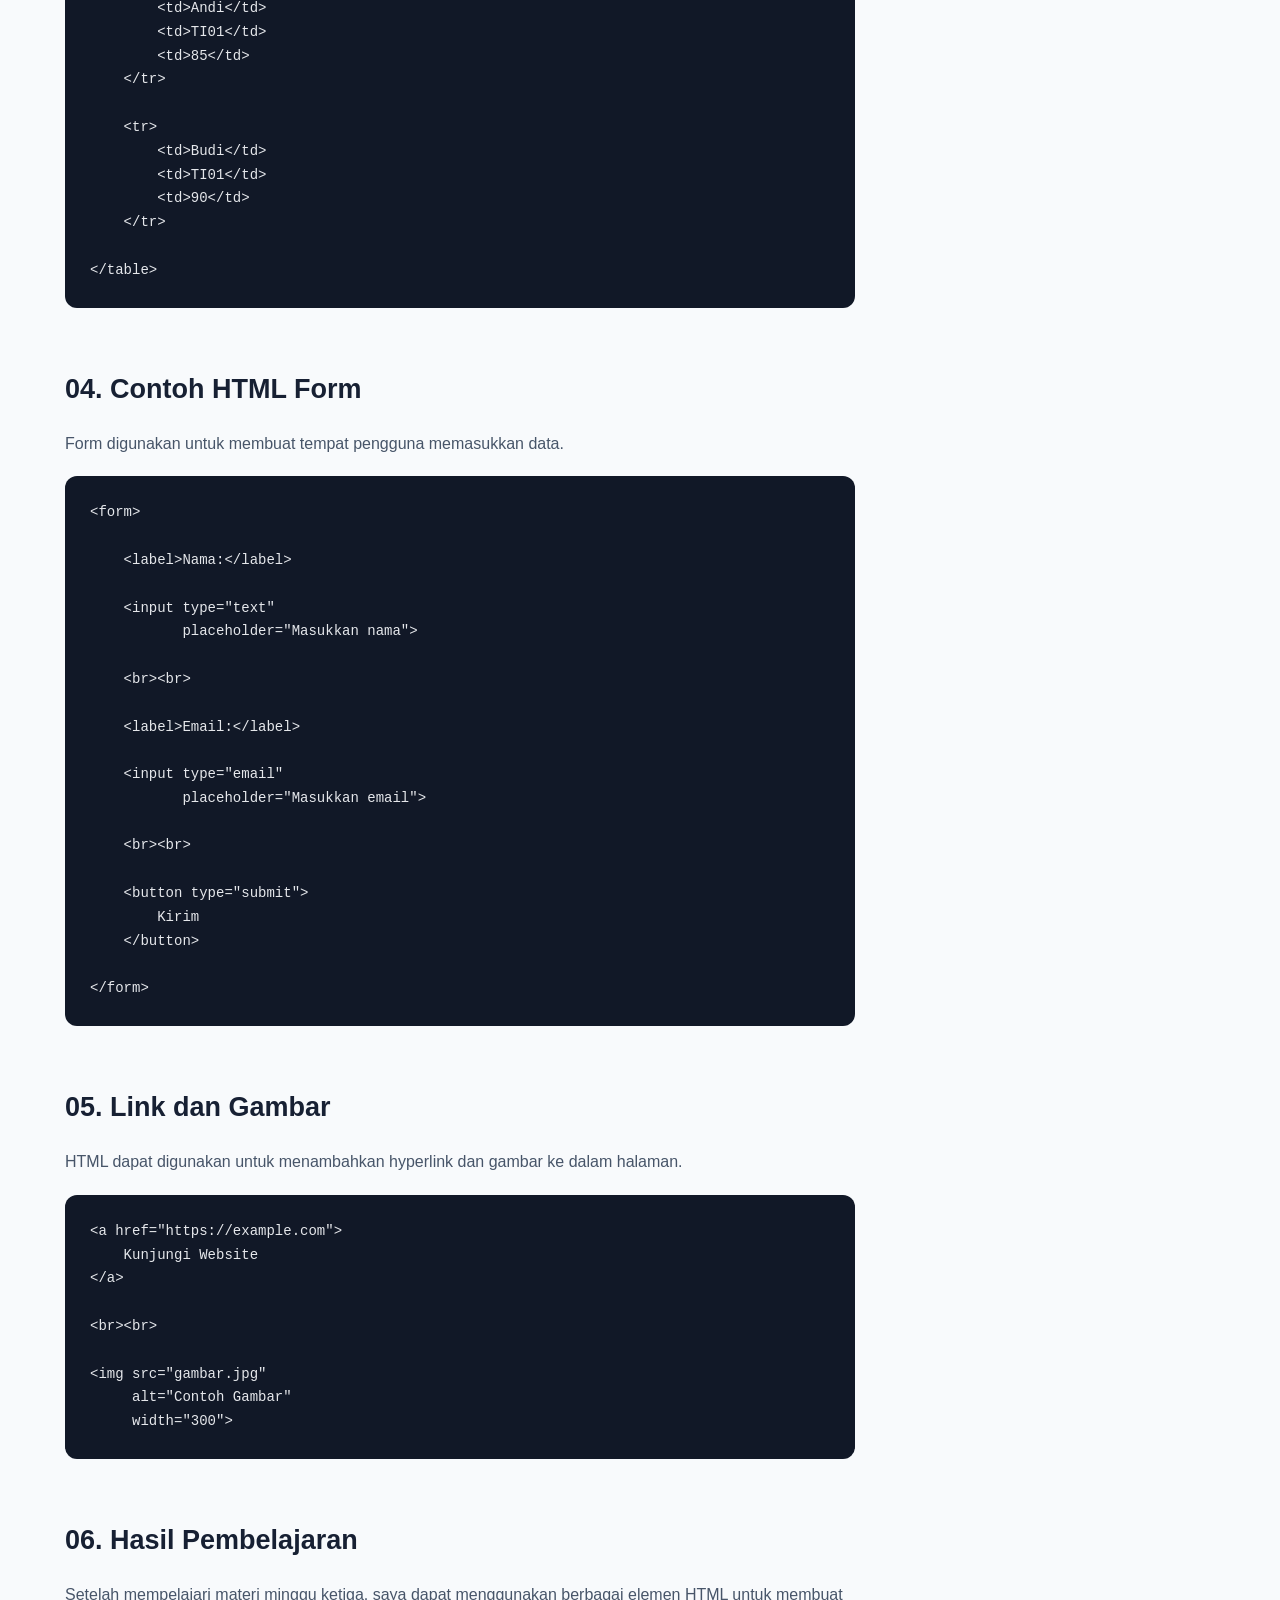
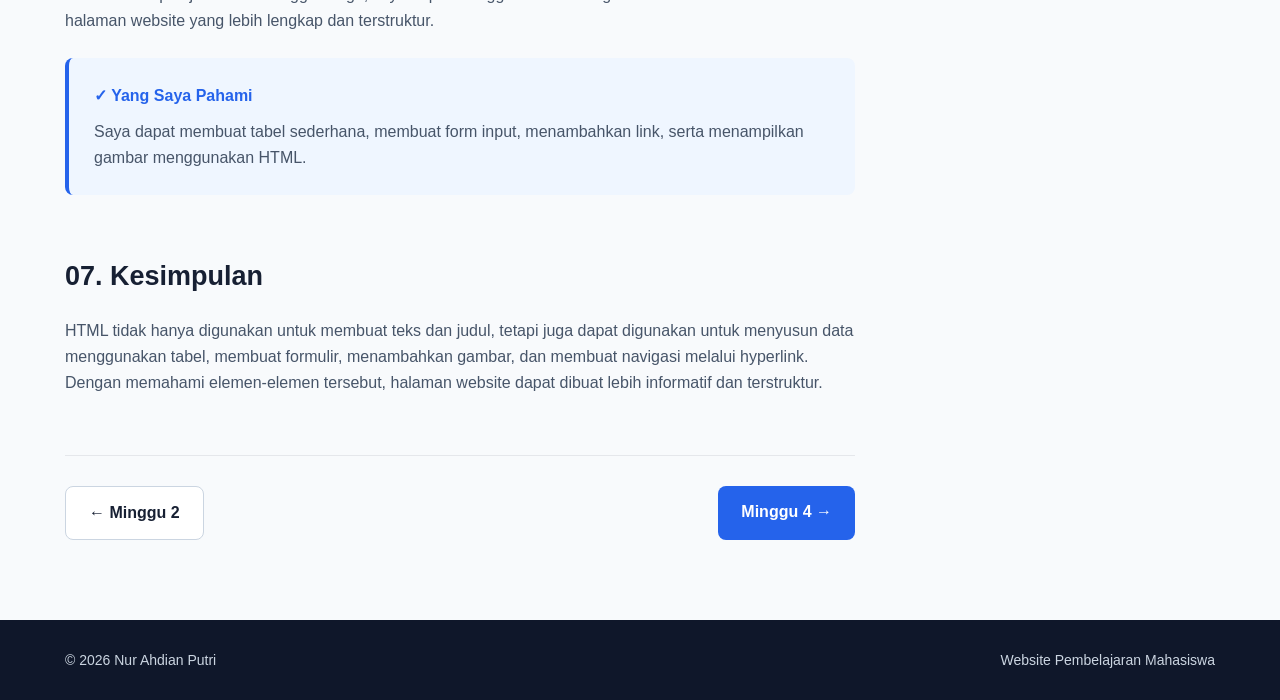
<file: minggu/minggu3.html>
<!DOCTYPE html>
<html lang="id">
<head>
    <meta charset="UTF-8">
    <meta name="viewport" content="width=device-width, initial-scale=1.0">

    <title>Minggu 3 - Pemrograman Web I</title>

    <link rel="stylesheet" href="../css/style.css">
</head>

<body>

    <!-- NAVBAR -->
    <header class="navbar">
        <div class="container nav-content">

            <a href="../index.html" class="logo">
                WEB<span>I</span>
            </a>

            <nav class="nav-menu" id="navMenu">

                <a href="../index.html">
                    Beranda
                </a>

                <a href="../pembelajaran.html" class="active">
                    Pembelajaran
                </a>

                <a href="../project.html">
                    Project
                </a>

                <a href="../refleksi.html">
                    Refleksi
                </a>

                <a href="../profil.html">
                    Profil
                </a>

            </nav>

            <button class="menu-toggle" id="menuToggle">
                ☰
            </button>

        </div>
    </header>


    <!-- HEADER -->
    <section class="detail-header">

        <div class="container">

            <a href="../pembelajaran.html" class="back-link">
                ← Kembali ke Pembelajaran
            </a>

            <p class="subtitle">
                MINGGU 03
            </p>

            <h1>
                HTML Lanjutan
            </h1>

            <p>
                Mempelajari penggunaan tabel, form, link,
                gambar, dan elemen HTML untuk membuat halaman
                website yang lebih terstruktur.
            </p>

        </div>

    </section>


    <!-- CONTENT -->
    <main class="detail-section">

        <div class="container detail-layout">


            <!-- KONTEN UTAMA -->
            <article class="detail-content">


                <!-- MATERI -->
                <section class="content-block">

                    <h2>
                        01. Materi yang Dipelajari
                    </h2>

                    <p>
                        Pada minggu ketiga, saya mempelajari
                        beberapa elemen HTML yang digunakan untuk
                        membuat halaman website menjadi lebih
                        lengkap dan interaktif.
                    </p>

                    <ul>

                        <li>
                            HTML Table
                        </li>

                        <li>
                            HTML Form
                        </li>

                        <li>
                            Link atau Hyperlink
                        </li>

                        <li>
                            Menampilkan gambar
                        </li>

                        <li>
                            Input pada form
                        </li>

                        <li>
                            Button
                        </li>

                    </ul>

                </section>


                <!-- PENJELASAN -->
                <section class="content-block">

                    <h2>
                        02. Penjelasan
                    </h2>

                    <p>
                        Tabel pada HTML digunakan untuk
                        menampilkan data dalam bentuk baris
                        dan kolom. Elemen seperti
                        <strong>table</strong>,
                        <strong>tr</strong>,
                        <strong>th</strong>, dan
                        <strong>td</strong> digunakan untuk
                        membuat struktur tabel.
                    </p>

                    <p>
                        Selain tabel, HTML menyediakan form
                        yang dapat digunakan untuk membuat
                        formulir input. Form dapat berisi
                        berbagai jenis input seperti teks,
                        email, password, radio button,
                        checkbox, dan button.
                    </p>

                    <p>
                        HTML juga memungkinkan kita menambahkan
                        link dan gambar ke dalam halaman website.
                        Link digunakan untuk berpindah ke halaman
                        atau website lain, sedangkan gambar
                        digunakan untuk menampilkan visual
                        pada halaman.
                    </p>

                </section>


                <!-- CONTOH TABLE -->
                <section class="content-block">

                    <h2>
                        03. Contoh HTML Table
                    </h2>

                    <p>
                        Contoh sederhana pembuatan tabel
                        menggunakan HTML:
                    </p>

                    <div class="code-box">

<pre><code>&lt;table border="1"&gt;

    &lt;tr&gt;
        &lt;th&gt;Nama&lt;/th&gt;
        &lt;th&gt;Kelas&lt;/th&gt;
        &lt;th&gt;Nilai&lt;/th&gt;
    &lt;/tr&gt;

    &lt;tr&gt;
        &lt;td&gt;Andi&lt;/td&gt;
        &lt;td&gt;TI01&lt;/td&gt;
        &lt;td&gt;85&lt;/td&gt;
    &lt;/tr&gt;

    &lt;tr&gt;
        &lt;td&gt;Budi&lt;/td&gt;
        &lt;td&gt;TI01&lt;/td&gt;
        &lt;td&gt;90&lt;/td&gt;
    &lt;/tr&gt;

&lt;/table&gt;</code></pre>

                    </div>

                </section>


                <!-- CONTOH FORM -->
                <section class="content-block">

                    <h2>
                        04. Contoh HTML Form
                    </h2>

                    <p>
                        Form digunakan untuk membuat tempat
                        pengguna memasukkan data.
                    </p>

                    <div class="code-box">

<pre><code>&lt;form&gt;

    &lt;label&gt;Nama:&lt;/label&gt;

    &lt;input type="text"
           placeholder="Masukkan nama"&gt;

    &lt;br&gt;&lt;br&gt;

    &lt;label&gt;Email:&lt;/label&gt;

    &lt;input type="email"
           placeholder="Masukkan email"&gt;

    &lt;br&gt;&lt;br&gt;

    &lt;button type="submit"&gt;
        Kirim
    &lt;/button&gt;

&lt;/form&gt;</code></pre>

                    </div>

                </section>


                <!-- LINK DAN GAMBAR -->
                <section class="content-block">

                    <h2>
                        05. Link dan Gambar
                    </h2>

                    <p>
                        HTML dapat digunakan untuk menambahkan
                        hyperlink dan gambar ke dalam halaman.
                    </p>

                    <div class="code-box">

<pre><code>&lt;a href="https://example.com"&gt;
    Kunjungi Website
&lt;/a&gt;

&lt;br&gt;&lt;br&gt;

&lt;img src="gambar.jpg"
     alt="Contoh Gambar"
     width="300"&gt;</code></pre>

                    </div>

                </section>


                <!-- HASIL PEMBELAJARAN -->
                <section class="content-block">

                    <h2>
                        06. Hasil Pembelajaran
                    </h2>

                    <p>
                        Setelah mempelajari materi minggu ketiga,
                        saya dapat menggunakan berbagai elemen
                        HTML untuk membuat halaman website yang
                        lebih lengkap dan terstruktur.
                    </p>

                    <div class="result-box">

                        <strong>
                            ✓ Yang Saya Pahami
                        </strong>

                        <p>
                            Saya dapat membuat tabel sederhana,
                            membuat form input, menambahkan link,
                            serta menampilkan gambar menggunakan
                            HTML.
                        </p>

                    </div>

                </section>


                <!-- KESIMPULAN -->
                <section class="content-block">

                    <h2>
                        07. Kesimpulan
                    </h2>

                    <p>
                        HTML tidak hanya digunakan untuk membuat
                        teks dan judul, tetapi juga dapat digunakan
                        untuk menyusun data menggunakan tabel,
                        membuat formulir, menambahkan gambar,
                        dan membuat navigasi melalui hyperlink.
                        Dengan memahami elemen-elemen tersebut,
                        halaman website dapat dibuat lebih
                        informatif dan terstruktur.
                    </p>

                </section>


                <!-- NAVIGASI -->
                <div class="week-navigation">

                    <a href="minggu2.html"
                       class="btn btn-secondary">
                        ← Minggu 2
                    </a>

                    <a href="minggu4.html"
                       class="btn btn-primary">
                        Minggu 4 →
                    </a>

                </div>

            </article>


            <!-- SIDEBAR -->
            <aside class="detail-sidebar">

                <div class="sidebar-card">

                    <p class="sidebar-label">
                        PEMBELAJARAN
                    </p>

                    <h3>
                        Minggu 3
                    </h3>

                    <ul class="sidebar-menu">

                        <li class="current">
                            HTML Lanjutan
                        </li>

                        <li>
                            Table
                        </li>

                        <li>
                            Form
                        </li>

                        <li>
                            Link
                        </li>

                        <li>
                            Gambar
                        </li>

                    </ul>

                </div>


                <div class="sidebar-card">

                    <p class="sidebar-label">
                        TEKNOLOGI
                    </p>

                    <div class="tag-container">

                        <span>HTML</span>
                        <span>Table</span>
                        <span>Form</span>

                    </div>

                </div>

            </aside>

        </div>

    </main>


    <!-- FOOTER -->
    <footer>

        <div class="container footer-content">

            <p>
                © 2026 Nur Ahdian Putri
            </p>

            <p>
                Website Pembelajaran Mahasiswa
            </p>

        </div>

    </footer>


    <script src="../js/script.js"></script>

</body>
</html>
</file>
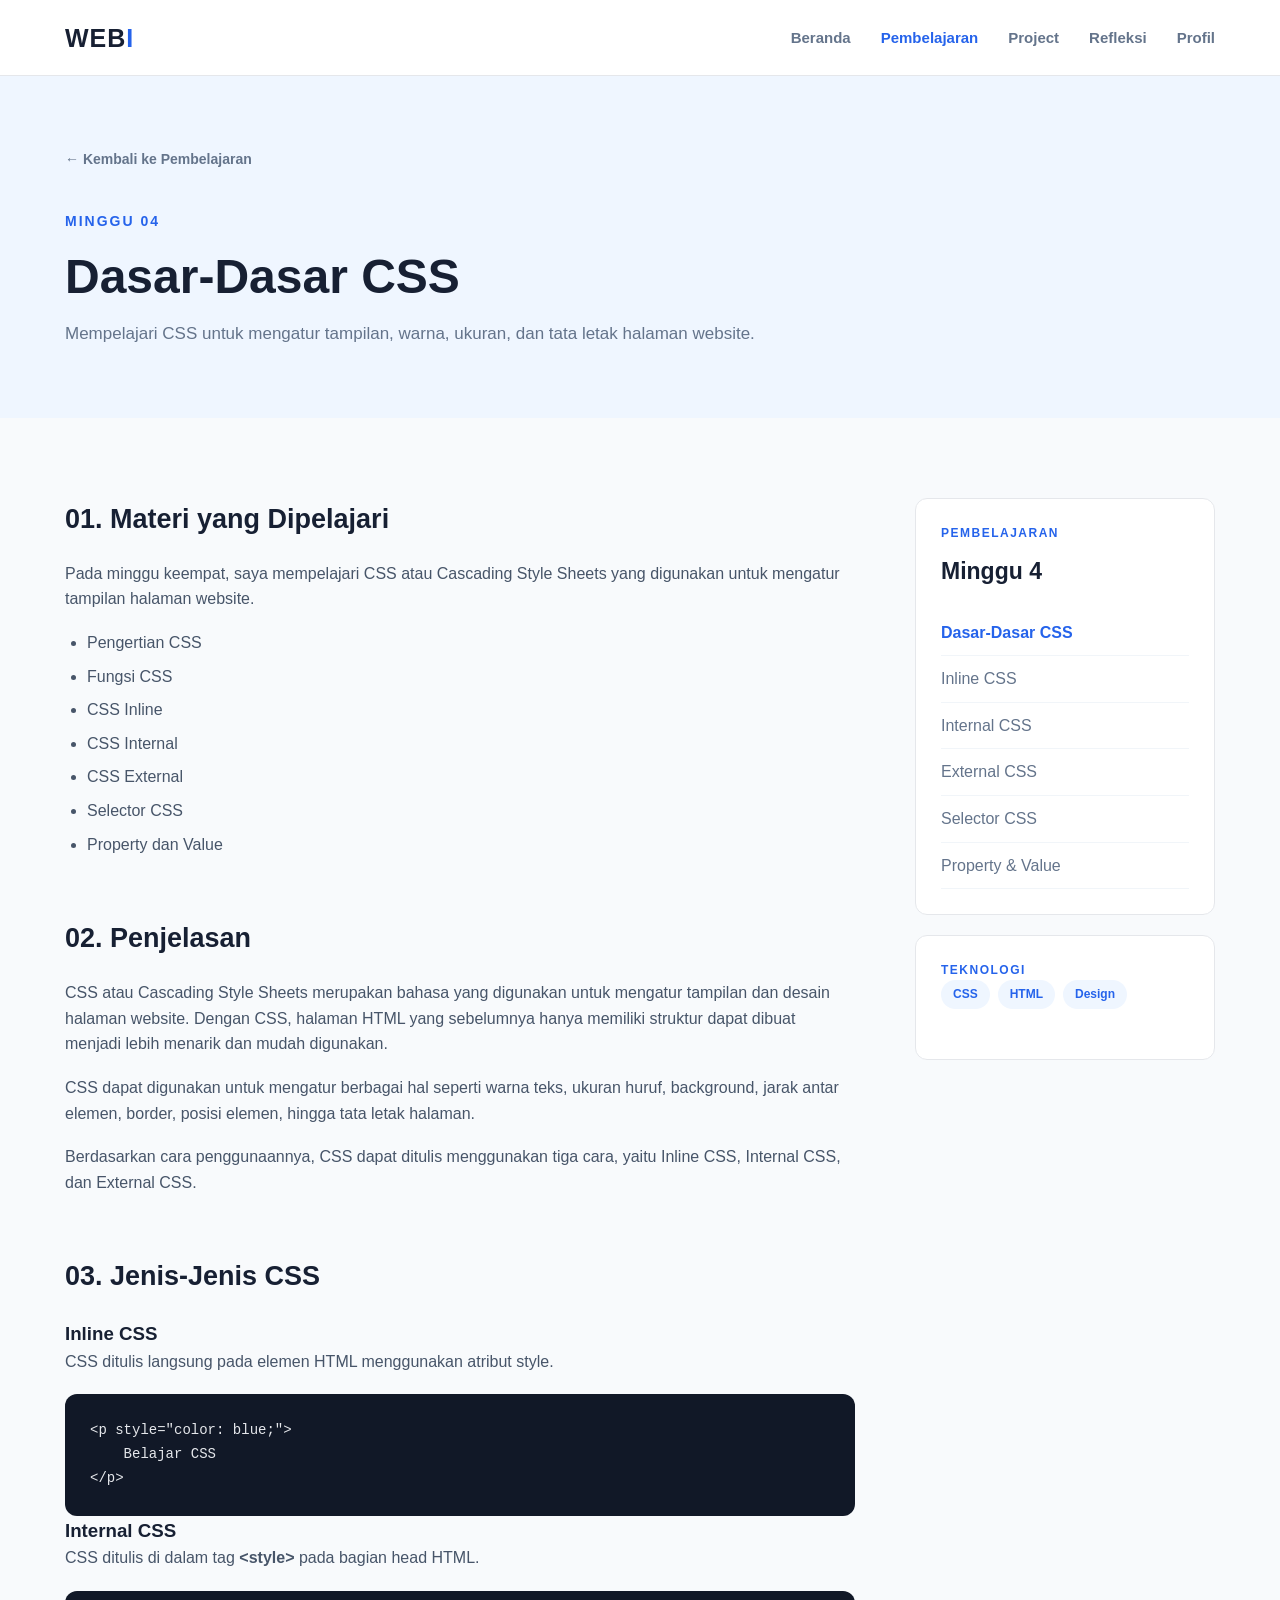
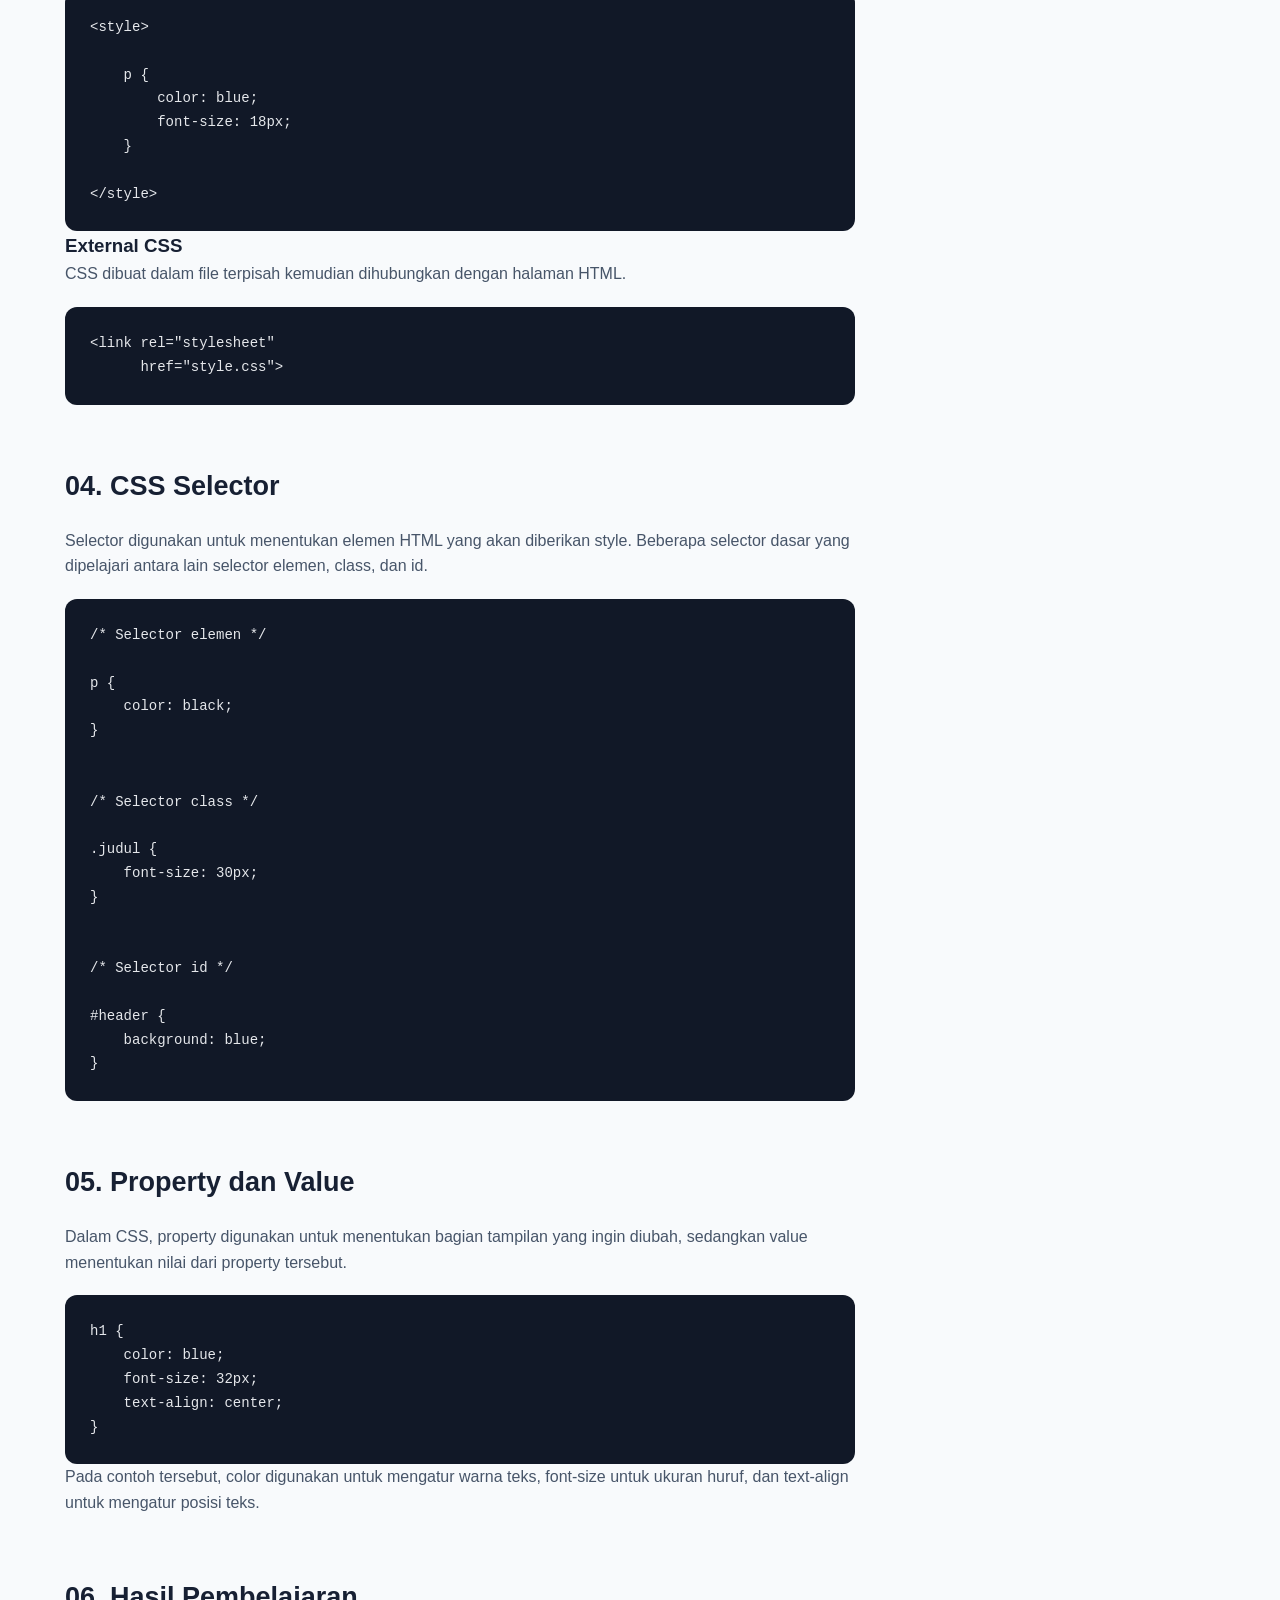
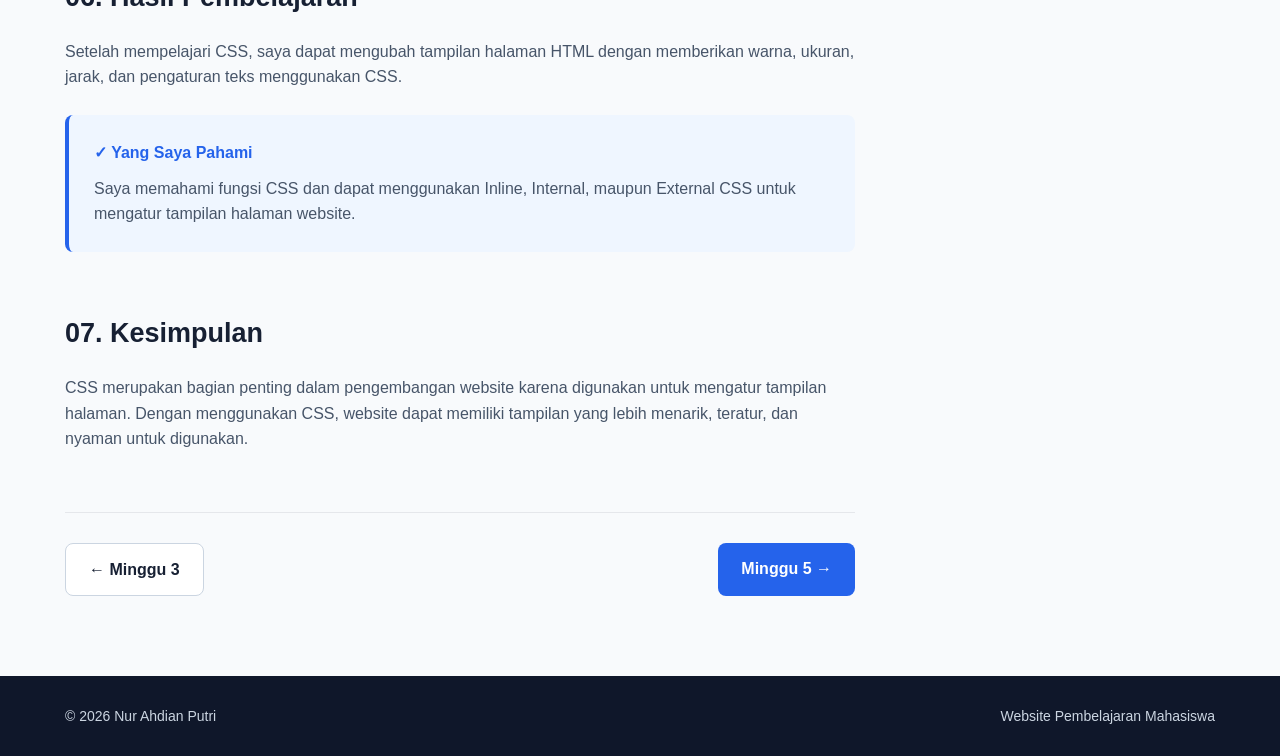
<file: minggu/minggu4.html>
<!DOCTYPE html>
<html lang="id">

<head>
    <meta charset="UTF-8">

    <meta name="viewport"
          content="width=device-width, initial-scale=1.0">

    <title>Minggu 4 - Pemrograman Web I</title>

    <link rel="stylesheet"
          href="../css/style.css">
</head>

<body>


    <!-- NAVBAR -->

    <header class="navbar">

        <div class="container nav-content">

            <a href="../index.html"
               class="logo">

                WEB<span>I</span>

            </a>


            <nav class="nav-menu"
                 id="navMenu">

                <a href="../index.html">
                    Beranda
                </a>

                <a href="../pembelajaran.html"
                   class="active">
                    Pembelajaran
                </a>

                <a href="../project.html">
                    Project
                </a>

                <a href="../refleksi.html">
                    Refleksi
                </a>

                <a href="../profil.html">
                    Profil
                </a>

            </nav>


            <button class="menu-toggle"
                    id="menuToggle">

                ☰

            </button>

        </div>

    </header>



    <!-- HEADER -->

    <section class="detail-header">

        <div class="container">

            <a href="../pembelajaran.html"
               class="back-link">

                ← Kembali ke Pembelajaran

            </a>


            <p class="subtitle">
                MINGGU 04
            </p>


            <h1>
                Dasar-Dasar CSS
            </h1>


            <p>
                Mempelajari CSS untuk mengatur tampilan,
                warna, ukuran, dan tata letak halaman website.
            </p>

        </div>

    </section>



    <!-- CONTENT -->

    <main class="detail-section">

        <div class="container detail-layout">


            <!-- KONTEN UTAMA -->

            <article class="detail-content">


                <!-- MATERI -->

                <section class="content-block">

                    <h2>
                        01. Materi yang Dipelajari
                    </h2>


                    <p>
                        Pada minggu keempat, saya mempelajari
                        CSS atau Cascading Style Sheets yang
                        digunakan untuk mengatur tampilan
                        halaman website.
                    </p>


                    <ul>

                        <li>
                            Pengertian CSS
                        </li>

                        <li>
                            Fungsi CSS
                        </li>

                        <li>
                            CSS Inline
                        </li>

                        <li>
                            CSS Internal
                        </li>

                        <li>
                            CSS External
                        </li>

                        <li>
                            Selector CSS
                        </li>

                        <li>
                            Property dan Value
                        </li>

                    </ul>

                </section>



                <!-- PENJELASAN -->

                <section class="content-block">

                    <h2>
                        02. Penjelasan
                    </h2>


                    <p>
                        CSS atau Cascading Style Sheets merupakan
                        bahasa yang digunakan untuk mengatur
                        tampilan dan desain halaman website.
                        Dengan CSS, halaman HTML yang sebelumnya
                        hanya memiliki struktur dapat dibuat
                        menjadi lebih menarik dan mudah digunakan.
                    </p>


                    <p>
                        CSS dapat digunakan untuk mengatur berbagai
                        hal seperti warna teks, ukuran huruf,
                        background, jarak antar elemen, border,
                        posisi elemen, hingga tata letak halaman.
                    </p>


                    <p>
                        Berdasarkan cara penggunaannya, CSS dapat
                        ditulis menggunakan tiga cara, yaitu
                        Inline CSS, Internal CSS, dan External CSS.
                    </p>

                </section>



                <!-- JENIS CSS -->

                <section class="content-block">

                    <h2>
                        03. Jenis-Jenis CSS
                    </h2>


                    <h3>
                        Inline CSS
                    </h3>

                    <p>
                        CSS ditulis langsung pada elemen HTML
                        menggunakan atribut style.
                    </p>


                    <div class="code-box">

<pre><code>&lt;p style="color: blue;"&gt;
    Belajar CSS
&lt;/p&gt;</code></pre>

                    </div>


                    <h3>
                        Internal CSS
                    </h3>

                    <p>
                        CSS ditulis di dalam tag
                        <strong>&lt;style&gt;</strong>
                        pada bagian head HTML.
                    </p>


                    <div class="code-box">

<pre><code>&lt;style&gt;

    p {
        color: blue;
        font-size: 18px;
    }

&lt;/style&gt;</code></pre>

                    </div>


                    <h3>
                        External CSS
                    </h3>

                    <p>
                        CSS dibuat dalam file terpisah kemudian
                        dihubungkan dengan halaman HTML.
                    </p>


                    <div class="code-box">

<pre><code>&lt;link rel="stylesheet"
      href="style.css"&gt;</code></pre>

                    </div>

                </section>



                <!-- SELECTOR -->

                <section class="content-block">

                    <h2>
                        04. CSS Selector
                    </h2>


                    <p>
                        Selector digunakan untuk menentukan
                        elemen HTML yang akan diberikan style.
                        Beberapa selector dasar yang dipelajari
                        antara lain selector elemen, class,
                        dan id.
                    </p>


                    <div class="code-box">

<pre><code>/* Selector elemen */

p {
    color: black;
}


/* Selector class */

.judul {
    font-size: 30px;
}


/* Selector id */

#header {
    background: blue;
}</code></pre>

                    </div>

                </section>



                <!-- PROPERTY -->

                <section class="content-block">

                    <h2>
                        05. Property dan Value
                    </h2>


                    <p>
                        Dalam CSS, property digunakan untuk
                        menentukan bagian tampilan yang ingin
                        diubah, sedangkan value menentukan
                        nilai dari property tersebut.
                    </p>


                    <div class="code-box">

<pre><code>h1 {
    color: blue;
    font-size: 32px;
    text-align: center;
}</code></pre>

                    </div>


                    <p>
                        Pada contoh tersebut, color digunakan
                        untuk mengatur warna teks, font-size
                        untuk ukuran huruf, dan text-align
                        untuk mengatur posisi teks.
                    </p>

                </section>



                <!-- HASIL PEMBELAJARAN -->

                <section class="content-block">

                    <h2>
                        06. Hasil Pembelajaran
                    </h2>


                    <p>
                        Setelah mempelajari CSS, saya dapat
                        mengubah tampilan halaman HTML dengan
                        memberikan warna, ukuran, jarak,
                        dan pengaturan teks menggunakan CSS.
                    </p>


                    <div class="result-box">

                        <strong>
                            ✓ Yang Saya Pahami
                        </strong>


                        <p>
                            Saya memahami fungsi CSS dan dapat
                            menggunakan Inline, Internal, maupun
                            External CSS untuk mengatur tampilan
                            halaman website.
                        </p>

                    </div>

                </section>



                <!-- KESIMPULAN -->

                <section class="content-block">

                    <h2>
                        07. Kesimpulan
                    </h2>


                    <p>
                        CSS merupakan bagian penting dalam
                        pengembangan website karena digunakan
                        untuk mengatur tampilan halaman.
                        Dengan menggunakan CSS, website dapat
                        memiliki tampilan yang lebih menarik,
                        teratur, dan nyaman untuk digunakan.
                    </p>

                </section>



                <!-- NAVIGASI -->

                <div class="week-navigation">


                    <a href="minggu3.html"
                       class="btn btn-secondary">

                        ← Minggu 3

                    </a>


                    <a href="minggu5.html"
                       class="btn btn-primary">

                        Minggu 5 →

                    </a>


                </div>

            </article>



            <!-- SIDEBAR -->

            <aside class="detail-sidebar">


                <div class="sidebar-card">

                    <p class="sidebar-label">
                        PEMBELAJARAN
                    </p>


                    <h3>
                        Minggu 4
                    </h3>


                    <ul class="sidebar-menu">

                        <li class="current">
                            Dasar-Dasar CSS
                        </li>

                        <li>
                            Inline CSS
                        </li>

                        <li>
                            Internal CSS
                        </li>

                        <li>
                            External CSS
                        </li>

                        <li>
                            Selector CSS
                        </li>

                        <li>
                            Property & Value
                        </li>

                    </ul>

                </div>



                <div class="sidebar-card">

                    <p class="sidebar-label">
                        TEKNOLOGI
                    </p>


                    <div class="tag-container">

                        <span>CSS</span>

                        <span>HTML</span>

                        <span>Design</span>

                    </div>

                </div>

            </aside>

        </div>

    </main>



    <!-- FOOTER -->

    <footer>

        <div class="container footer-content">

            <p>
                © 2026 Nur Ahdian Putri
            </p>


            <p>
                Website Pembelajaran Mahasiswa
            </p>

        </div>

    </footer>



    <script src="../js/script.js"></script>

</body>

</html>
</file>
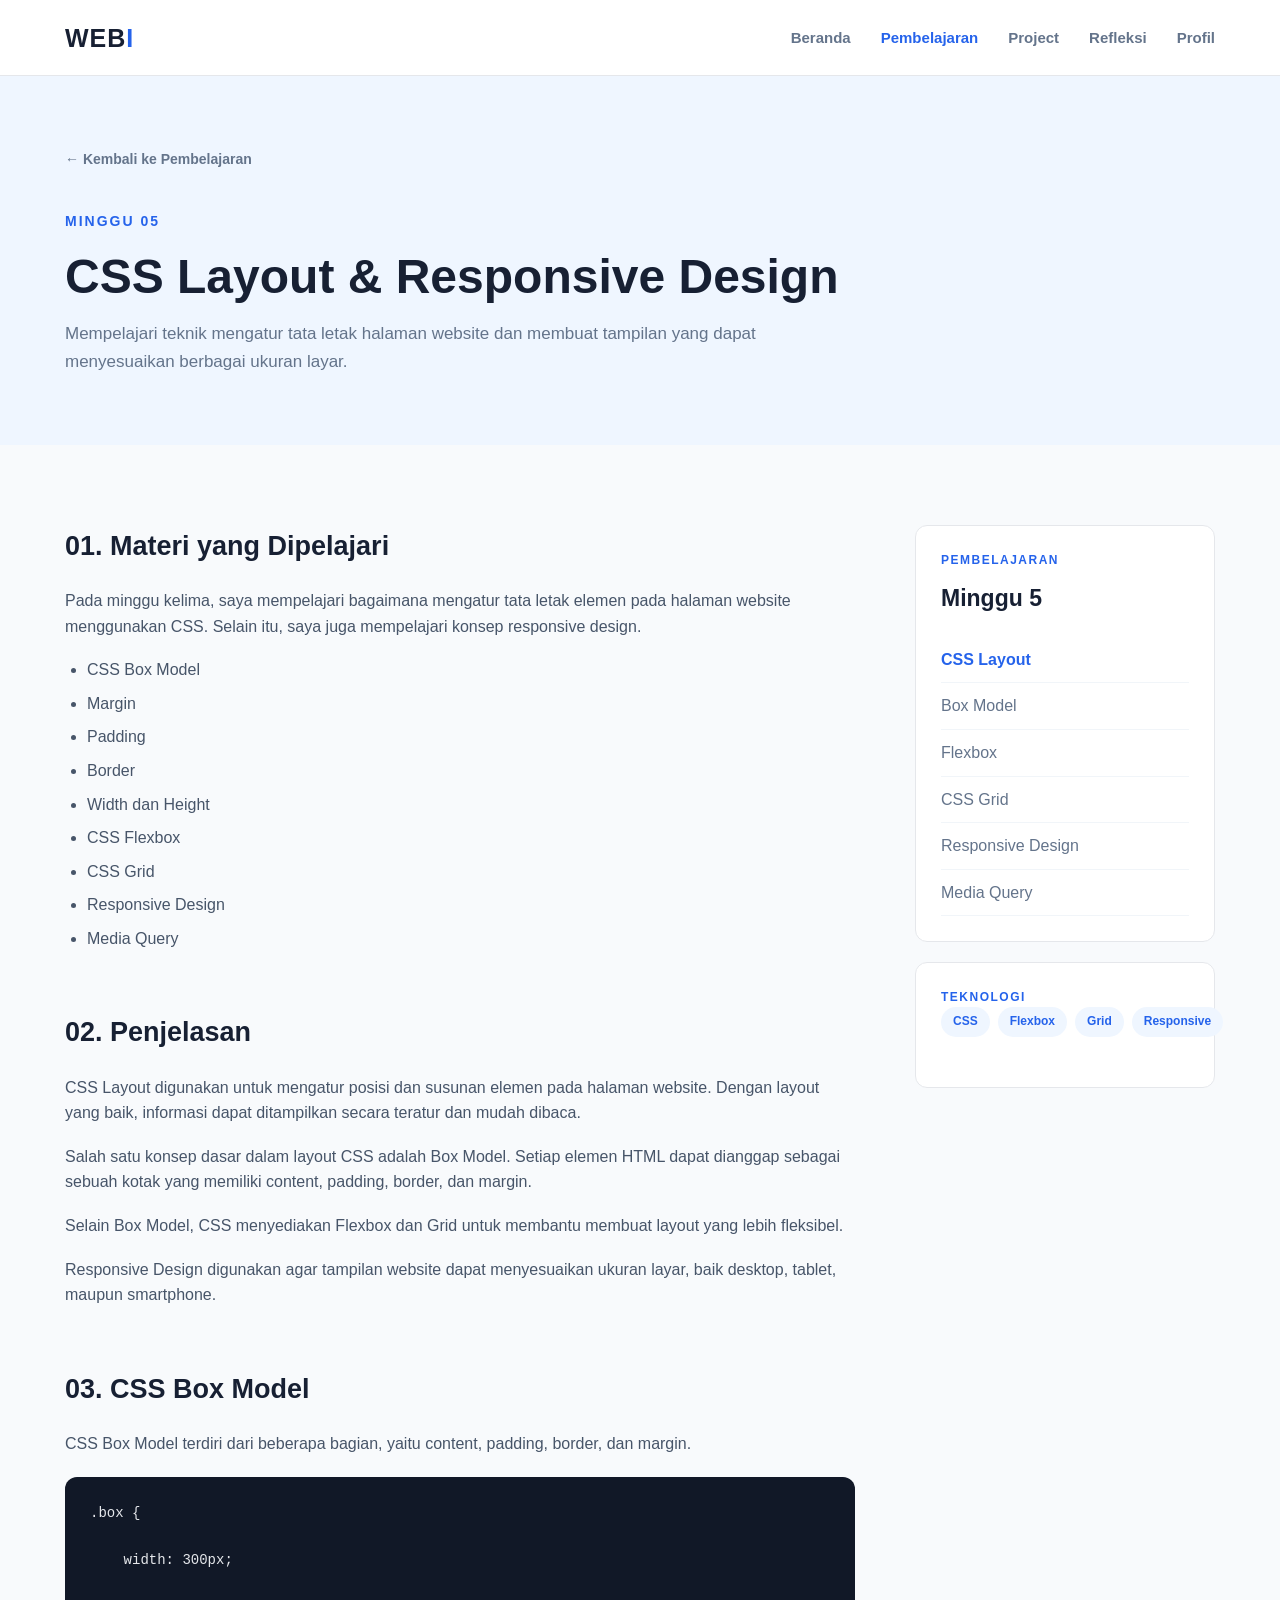
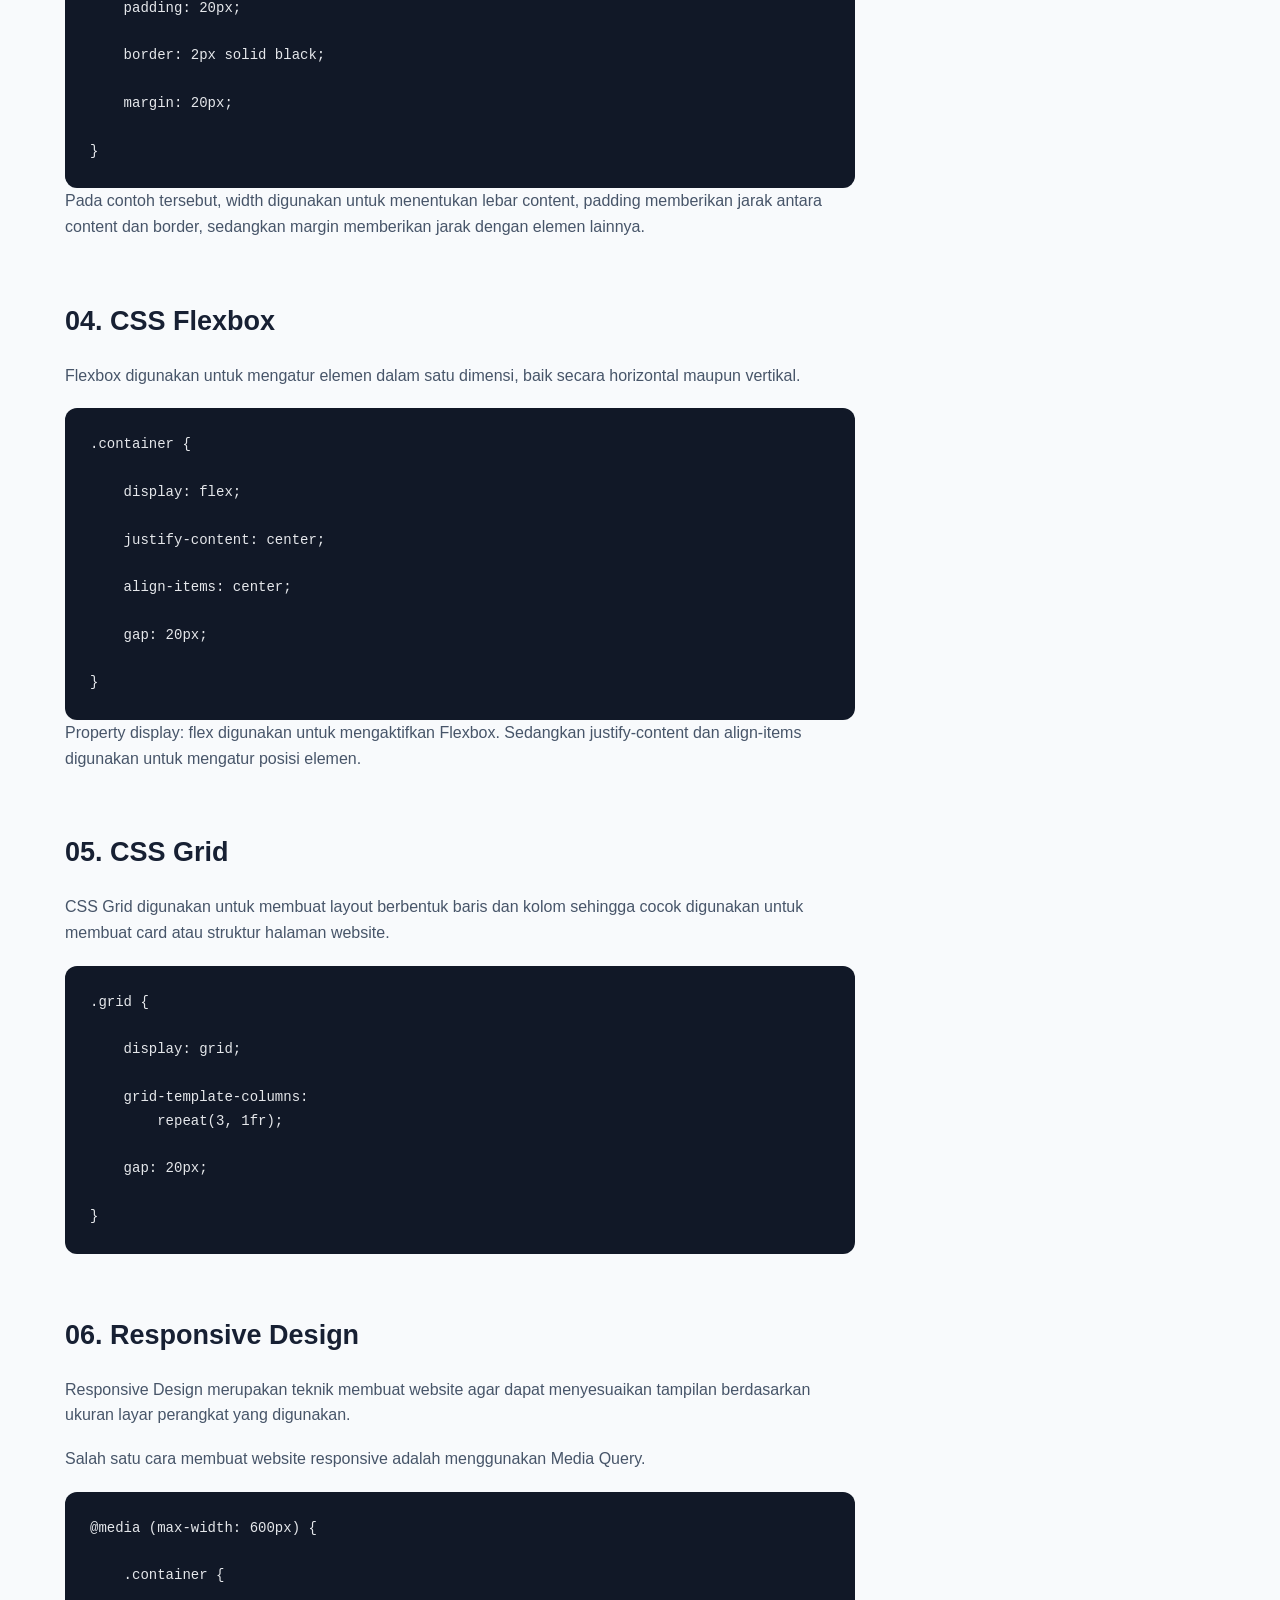
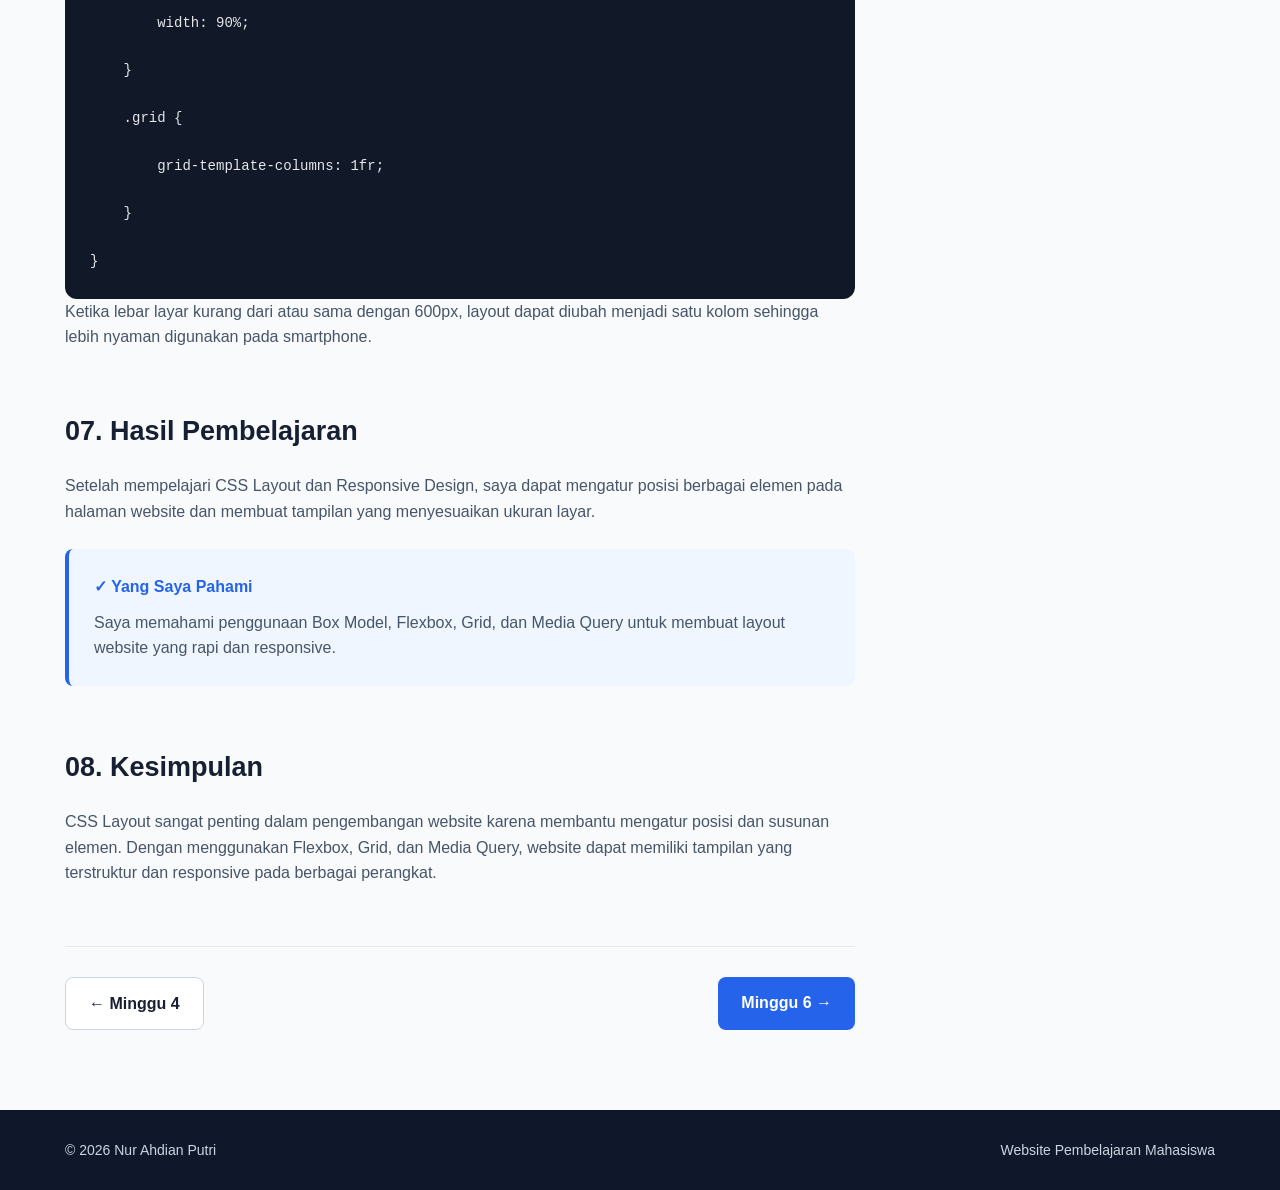
<file: minggu/minggu5.html>
<!DOCTYPE html>
<html lang="id">

<head>

    <meta charset="UTF-8">

    <meta name="viewport"
          content="width=device-width, initial-scale=1.0">

    <title>Minggu 5 - Pemrograman Web I</title>

    <link rel="stylesheet"
          href="../css/style.css">

</head>

<body>


    <!-- NAVBAR -->

    <header class="navbar">

        <div class="container nav-content">


            <a href="../index.html"
               class="logo">

                WEB<span>I</span>

            </a>


            <nav class="nav-menu"
                 id="navMenu">

                <a href="../index.html">
                    Beranda
                </a>

                <a href="../pembelajaran.html"
                   class="active">
                    Pembelajaran
                </a>

                <a href="../project.html">
                    Project
                </a>

                <a href="../refleksi.html">
                    Refleksi
                </a>

                <a href="../profil.html">
                    Profil
                </a>

            </nav>


            <button class="menu-toggle"
                    id="menuToggle">

                ☰

            </button>

        </div>

    </header>



    <!-- HEADER -->

    <section class="detail-header">

        <div class="container">


            <a href="../pembelajaran.html"
               class="back-link">

                ← Kembali ke Pembelajaran

            </a>


            <p class="subtitle">

                MINGGU 05

            </p>


            <h1>

                CSS Layout & Responsive Design

            </h1>


            <p>

                Mempelajari teknik mengatur tata letak
                halaman website dan membuat tampilan yang
                dapat menyesuaikan berbagai ukuran layar.

            </p>

        </div>

    </section>



    <!-- CONTENT -->

    <main class="detail-section">

        <div class="container detail-layout">


            <!-- KONTEN UTAMA -->

            <article class="detail-content">


                <!-- MATERI -->

                <section class="content-block">

                    <h2>

                        01. Materi yang Dipelajari

                    </h2>


                    <p>

                        Pada minggu kelima, saya mempelajari
                        bagaimana mengatur tata letak elemen
                        pada halaman website menggunakan CSS.
                        Selain itu, saya juga mempelajari konsep
                        responsive design.

                    </p>


                    <ul>

                        <li>
                            CSS Box Model
                        </li>

                        <li>
                            Margin
                        </li>

                        <li>
                            Padding
                        </li>

                        <li>
                            Border
                        </li>

                        <li>
                            Width dan Height
                        </li>

                        <li>
                            CSS Flexbox
                        </li>

                        <li>
                            CSS Grid
                        </li>

                        <li>
                            Responsive Design
                        </li>

                        <li>
                            Media Query
                        </li>

                    </ul>

                </section>



                <!-- PENJELASAN -->

                <section class="content-block">

                    <h2>

                        02. Penjelasan

                    </h2>


                    <p>

                        CSS Layout digunakan untuk mengatur
                        posisi dan susunan elemen pada halaman
                        website. Dengan layout yang baik,
                        informasi dapat ditampilkan secara
                        teratur dan mudah dibaca.

                    </p>


                    <p>

                        Salah satu konsep dasar dalam layout
                        CSS adalah Box Model. Setiap elemen
                        HTML dapat dianggap sebagai sebuah kotak
                        yang memiliki content, padding, border,
                        dan margin.

                    </p>


                    <p>

                        Selain Box Model, CSS menyediakan
                        Flexbox dan Grid untuk membantu membuat
                        layout yang lebih fleksibel.

                    </p>


                    <p>

                        Responsive Design digunakan agar tampilan
                        website dapat menyesuaikan ukuran layar,
                        baik desktop, tablet, maupun smartphone.

                    </p>

                </section>



                <!-- BOX MODEL -->

                <section class="content-block">

                    <h2>

                        03. CSS Box Model

                    </h2>


                    <p>

                        CSS Box Model terdiri dari beberapa
                        bagian, yaitu content, padding, border,
                        dan margin.

                    </p>


                    <div class="code-box">

<pre><code>.box {

    width: 300px;

    padding: 20px;

    border: 2px solid black;

    margin: 20px;

}</code></pre>

                    </div>


                    <p>

                        Pada contoh tersebut, width digunakan
                        untuk menentukan lebar content, padding
                        memberikan jarak antara content dan
                        border, sedangkan margin memberikan
                        jarak dengan elemen lainnya.

                    </p>

                </section>



                <!-- FLEXBOX -->

                <section class="content-block">

                    <h2>

                        04. CSS Flexbox

                    </h2>


                    <p>

                        Flexbox digunakan untuk mengatur elemen
                        dalam satu dimensi, baik secara horizontal
                        maupun vertikal.

                    </p>


                    <div class="code-box">

<pre><code>.container {

    display: flex;

    justify-content: center;

    align-items: center;

    gap: 20px;

}</code></pre>

                    </div>


                    <p>

                        Property display: flex digunakan untuk
                        mengaktifkan Flexbox. Sedangkan
                        justify-content dan align-items digunakan
                        untuk mengatur posisi elemen.

                    </p>

                </section>



                <!-- GRID -->

                <section class="content-block">

                    <h2>

                        05. CSS Grid

                    </h2>


                    <p>

                        CSS Grid digunakan untuk membuat layout
                        berbentuk baris dan kolom sehingga cocok
                        digunakan untuk membuat card atau
                        struktur halaman website.

                    </p>


                    <div class="code-box">

<pre><code>.grid {

    display: grid;

    grid-template-columns:
        repeat(3, 1fr);

    gap: 20px;

}</code></pre>

                    </div>

                </section>



                <!-- RESPONSIVE -->

                <section class="content-block">

                    <h2>

                        06. Responsive Design

                    </h2>


                    <p>

                        Responsive Design merupakan teknik
                        membuat website agar dapat menyesuaikan
                        tampilan berdasarkan ukuran layar
                        perangkat yang digunakan.

                    </p>


                    <p>

                        Salah satu cara membuat website responsive
                        adalah menggunakan Media Query.

                    </p>


                    <div class="code-box">

<pre><code>@media (max-width: 600px) {

    .container {

        width: 90%;

    }

    .grid {

        grid-template-columns: 1fr;

    }

}</code></pre>

                    </div>


                    <p>

                        Ketika lebar layar kurang dari atau sama
                        dengan 600px, layout dapat diubah menjadi
                        satu kolom sehingga lebih nyaman digunakan
                        pada smartphone.

                    </p>

                </section>



                <!-- HASIL PEMBELAJARAN -->

                <section class="content-block">

                    <h2>

                        07. Hasil Pembelajaran

                    </h2>


                    <p>

                        Setelah mempelajari CSS Layout dan
                        Responsive Design, saya dapat mengatur
                        posisi berbagai elemen pada halaman
                        website dan membuat tampilan yang
                        menyesuaikan ukuran layar.

                    </p>


                    <div class="result-box">

                        <strong>

                            ✓ Yang Saya Pahami

                        </strong>


                        <p>

                            Saya memahami penggunaan Box Model,
                            Flexbox, Grid, dan Media Query untuk
                            membuat layout website yang rapi
                            dan responsive.

                        </p>

                    </div>

                </section>



                <!-- KESIMPULAN -->

                <section class="content-block">

                    <h2>

                        08. Kesimpulan

                    </h2>


                    <p>

                        CSS Layout sangat penting dalam
                        pengembangan website karena membantu
                        mengatur posisi dan susunan elemen.
                        Dengan menggunakan Flexbox, Grid, dan
                        Media Query, website dapat memiliki
                        tampilan yang terstruktur dan responsive
                        pada berbagai perangkat.

                    </p>

                </section>



                <!-- NAVIGASI -->

                <div class="week-navigation">


                    <a href="minggu4.html"
                       class="btn btn-secondary">

                        ← Minggu 4

                    </a>


                    <a href="minggu6.html"
                       class="btn btn-primary">

                        Minggu 6 →

                    </a>


                </div>

            </article>



            <!-- SIDEBAR -->

            <aside class="detail-sidebar">


                <div class="sidebar-card">


                    <p class="sidebar-label">

                        PEMBELAJARAN

                    </p>


                    <h3>

                        Minggu 5

                    </h3>


                    <ul class="sidebar-menu">


                        <li class="current">

                            CSS Layout

                        </li>


                        <li>

                            Box Model

                        </li>


                        <li>

                            Flexbox

                        </li>


                        <li>

                            CSS Grid

                        </li>


                        <li>

                            Responsive Design

                        </li>


                        <li>

                            Media Query

                        </li>


                    </ul>

                </div>



                <div class="sidebar-card">


                    <p class="sidebar-label">

                        TEKNOLOGI

                    </p>


                    <div class="tag-container">

                        <span>
                            CSS
                        </span>

                        <span>
                            Flexbox
                        </span>

                        <span>
                            Grid
                        </span>

                        <span>
                            Responsive
                        </span>

                    </div>

                </div>

            </aside>

        </div>

    </main>



    <!-- FOOTER -->

    <footer>

        <div class="container footer-content">


            <p>

                © 2026 Nur Ahdian Putri

            </p>


            <p>

                Website Pembelajaran Mahasiswa

            </p>


        </div>

    </footer>



    <script src="../js/script.js"></script>

</body>

</html>
</file>
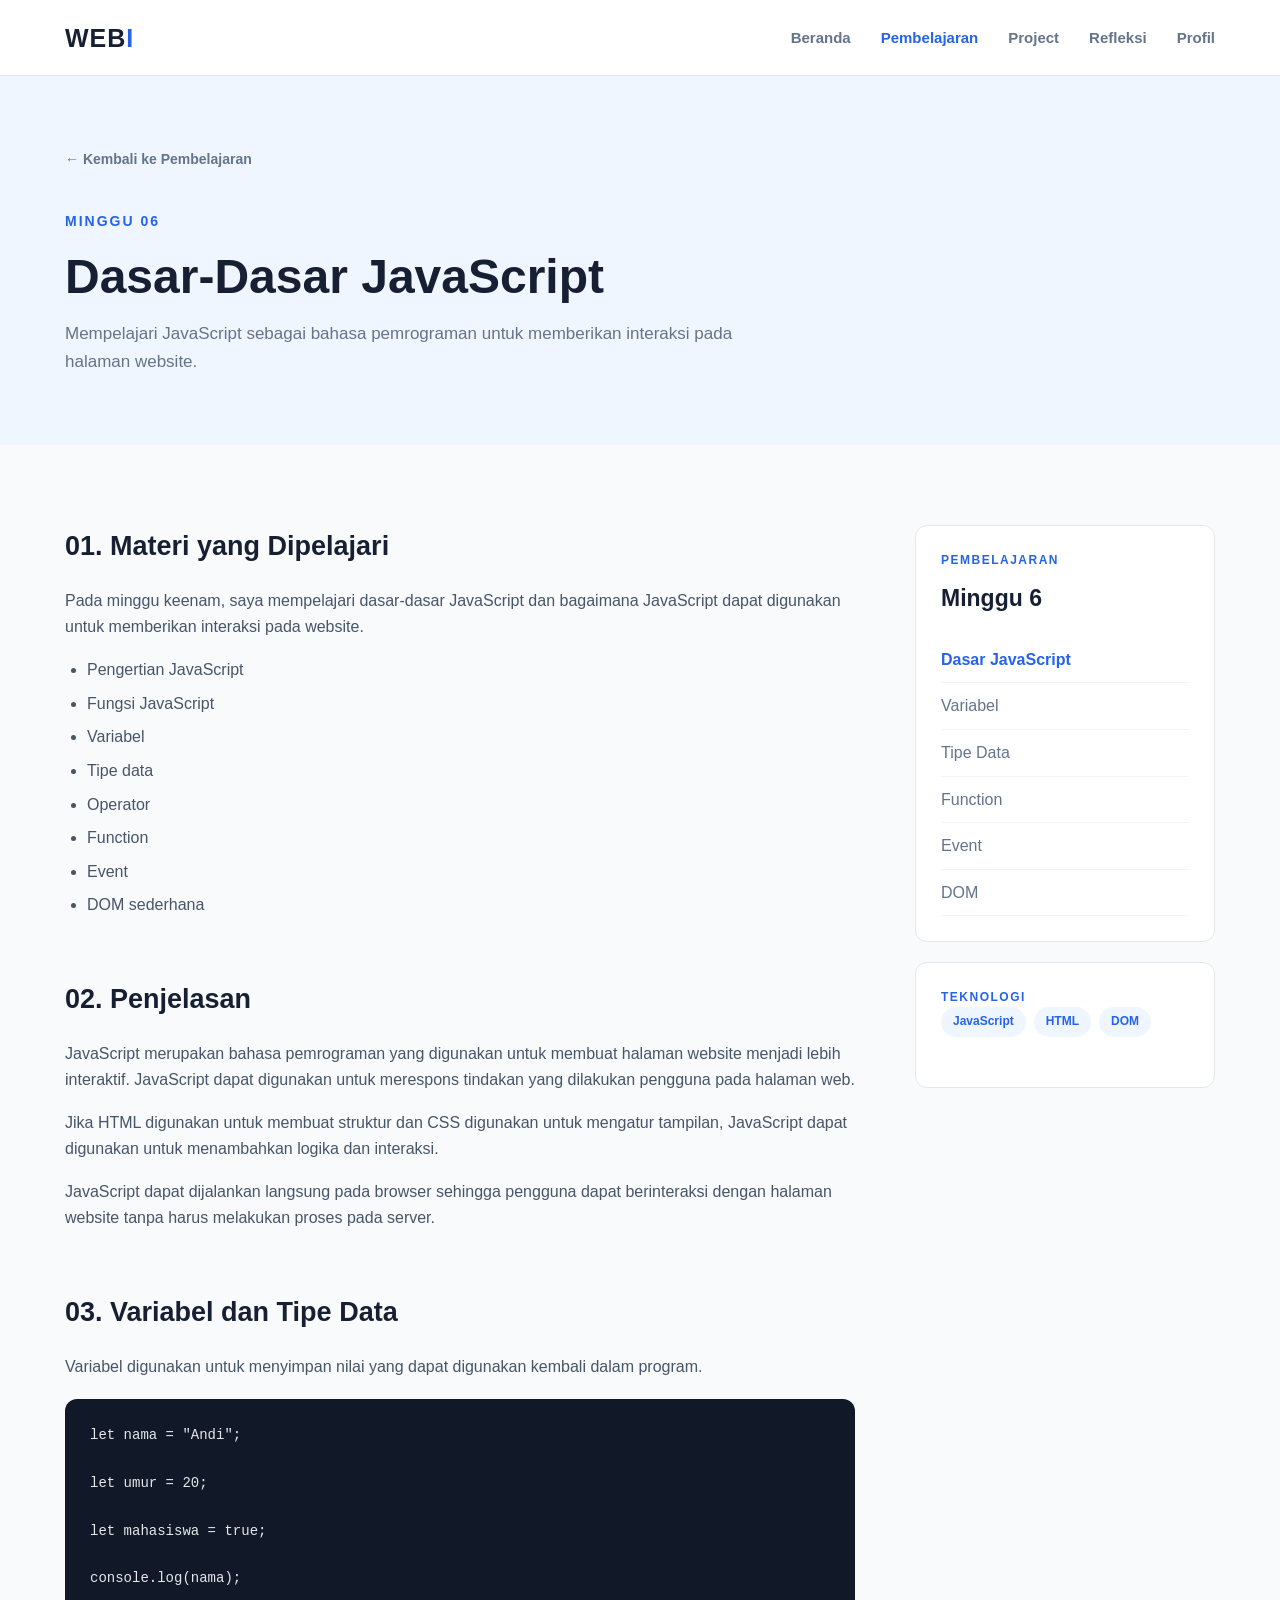
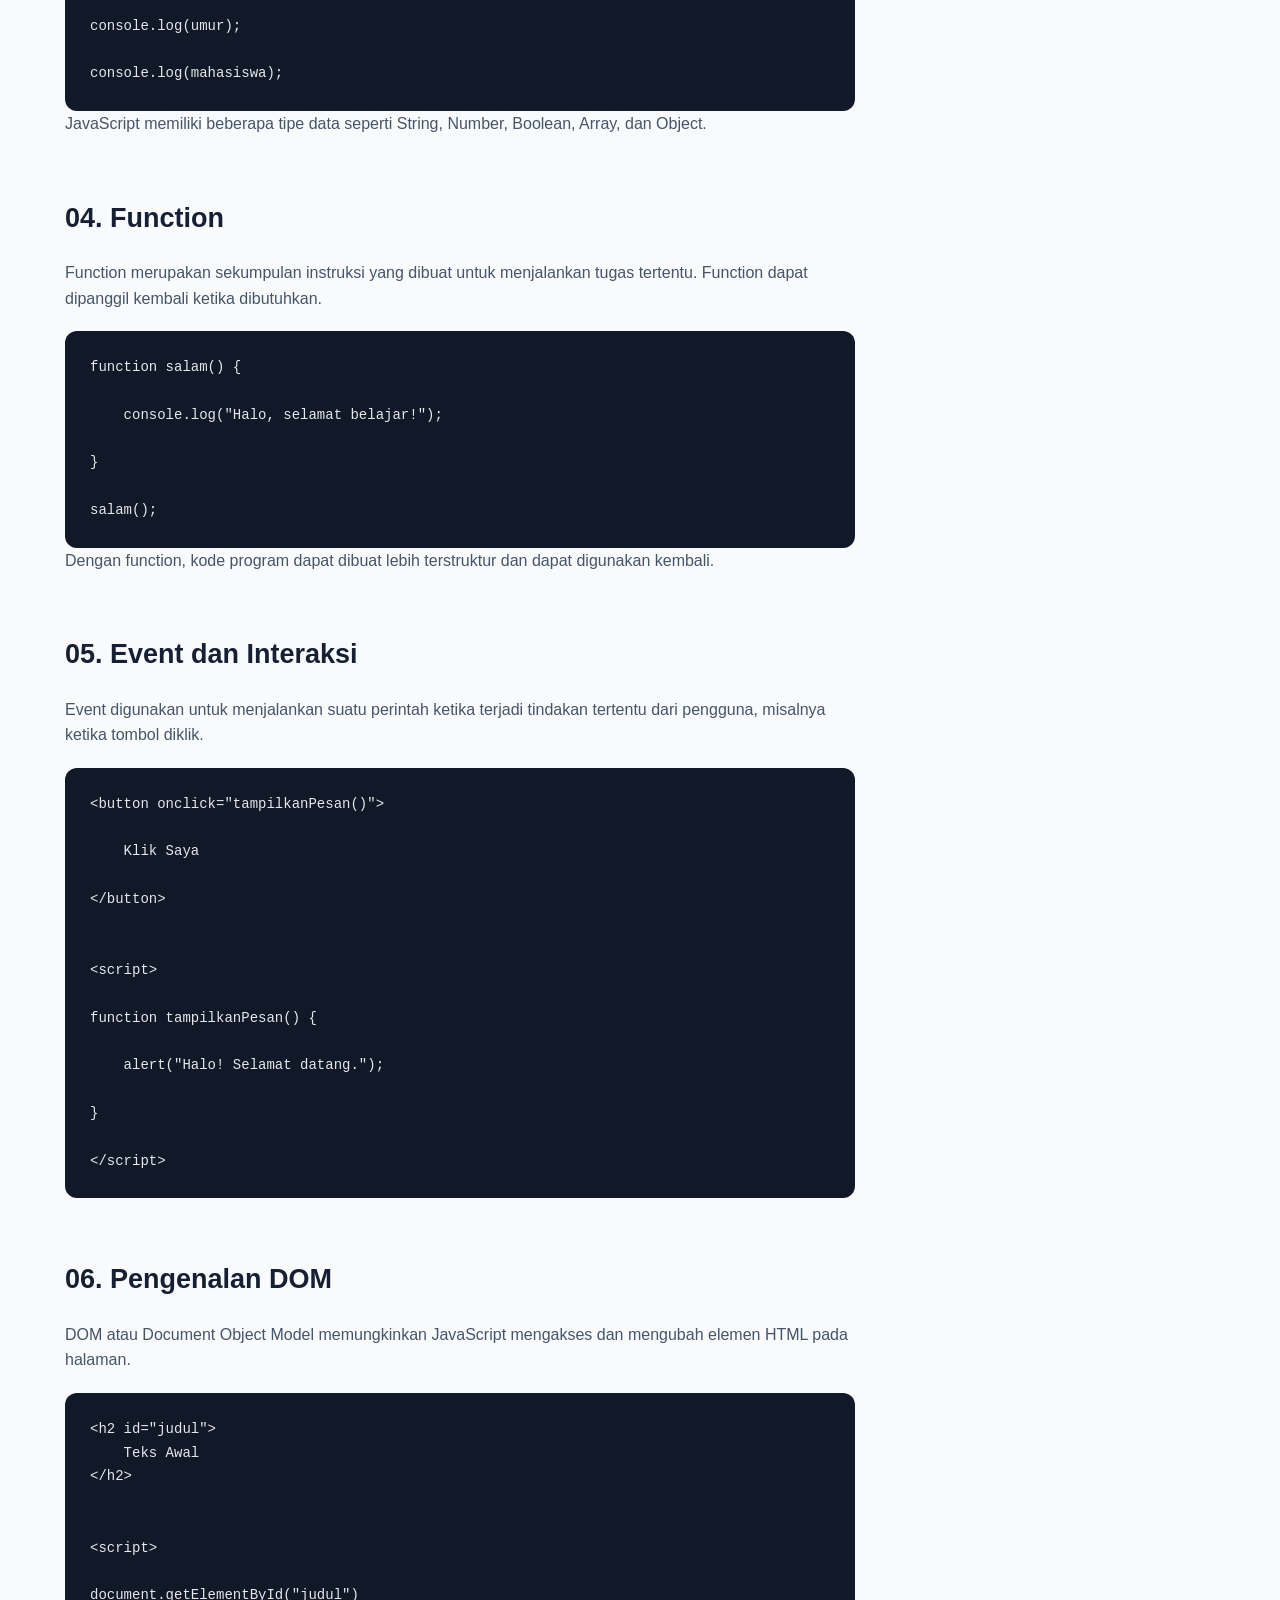
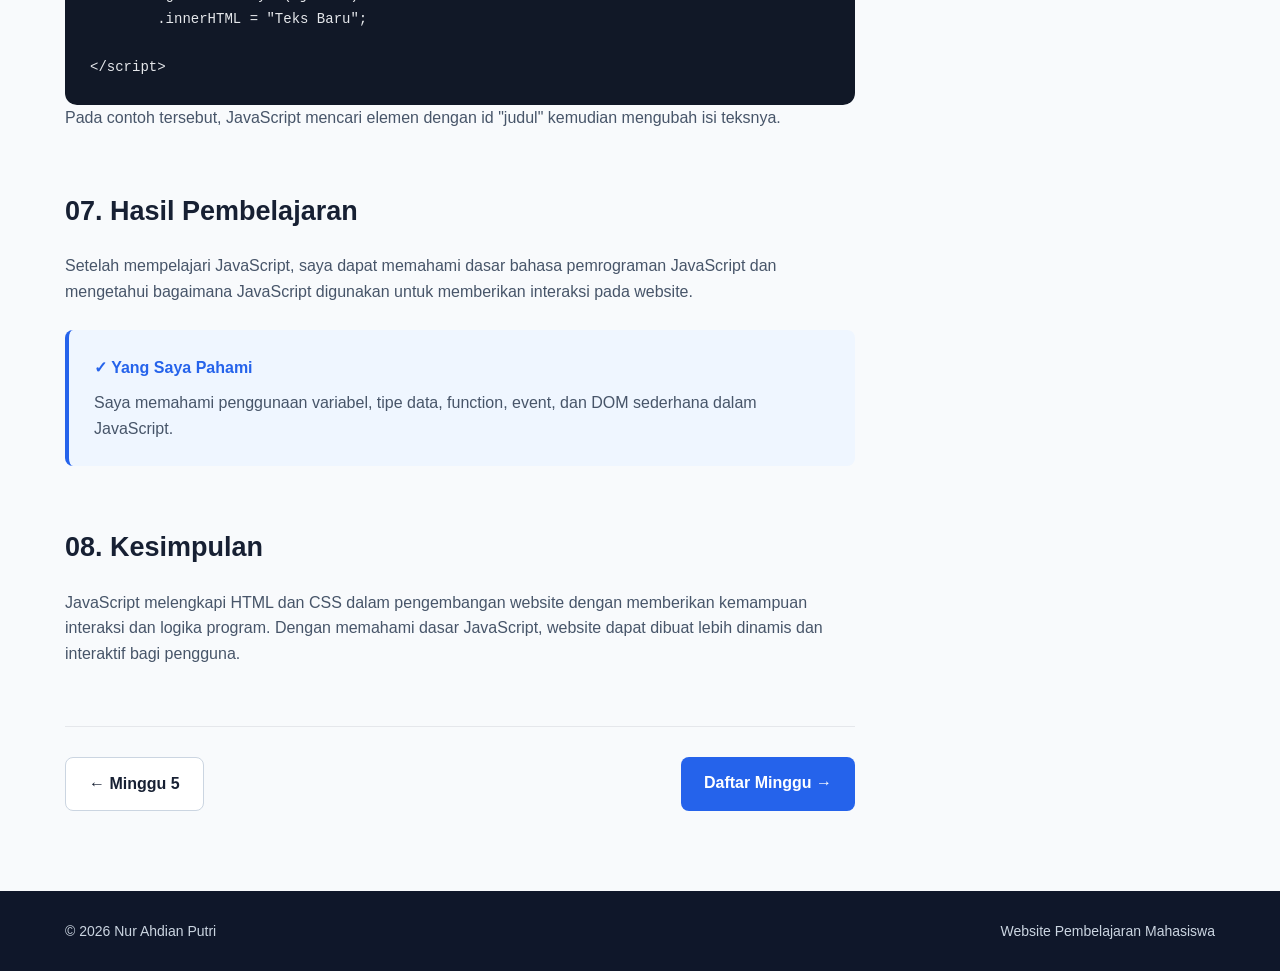
<file: minggu/minggu6.html>
<!DOCTYPE html>
<html lang="id">

<head>

    <meta charset="UTF-8">

    <meta name="viewport"
          content="width=device-width, initial-scale=1.0">

    <title>Minggu 6 - Pemrograman Web I</title>

    <link rel="stylesheet"
          href="../css/style.css">

</head>

<body>


    <!-- NAVBAR -->

    <header class="navbar">

        <div class="container nav-content">

            <a href="../index.html"
               class="logo">

                WEB<span>I</span>

            </a>


            <nav class="nav-menu"
                 id="navMenu">

                <a href="../index.html">
                    Beranda
                </a>

                <a href="../pembelajaran.html"
                   class="active">
                    Pembelajaran
                </a>

                <a href="../project.html">
                    Project
                </a>

                <a href="../refleksi.html">
                    Refleksi
                </a>

                <a href="../profil.html">
                    Profil
                </a>

            </nav>


            <button class="menu-toggle"
                    id="menuToggle">

                ☰

            </button>

        </div>

    </header>



    <!-- HEADER -->

    <section class="detail-header">

        <div class="container">


            <a href="../pembelajaran.html"
               class="back-link">

                ← Kembali ke Pembelajaran

            </a>


            <p class="subtitle">

                MINGGU 06

            </p>


            <h1>

                Dasar-Dasar JavaScript

            </h1>


            <p>

                Mempelajari JavaScript sebagai bahasa
                pemrograman untuk memberikan interaksi
                pada halaman website.

            </p>

        </div>

    </section>



    <!-- CONTENT -->

    <main class="detail-section">

        <div class="container detail-layout">


            <!-- KONTEN UTAMA -->

            <article class="detail-content">


                <!-- MATERI -->

                <section class="content-block">

                    <h2>
                        01. Materi yang Dipelajari
                    </h2>


                    <p>

                        Pada minggu keenam, saya mempelajari
                        dasar-dasar JavaScript dan bagaimana
                        JavaScript dapat digunakan untuk
                        memberikan interaksi pada website.

                    </p>


                    <ul>

                        <li>
                            Pengertian JavaScript
                        </li>

                        <li>
                            Fungsi JavaScript
                        </li>

                        <li>
                            Variabel
                        </li>

                        <li>
                            Tipe data
                        </li>

                        <li>
                            Operator
                        </li>

                        <li>
                            Function
                        </li>

                        <li>
                            Event
                        </li>

                        <li>
                            DOM sederhana
                        </li>

                    </ul>

                </section>



                <!-- PENJELASAN -->

                <section class="content-block">

                    <h2>
                        02. Penjelasan
                    </h2>


                    <p>

                        JavaScript merupakan bahasa pemrograman
                        yang digunakan untuk membuat halaman
                        website menjadi lebih interaktif.
                        JavaScript dapat digunakan untuk
                        merespons tindakan yang dilakukan
                        pengguna pada halaman web.

                    </p>


                    <p>

                        Jika HTML digunakan untuk membuat
                        struktur dan CSS digunakan untuk
                        mengatur tampilan, JavaScript dapat
                        digunakan untuk menambahkan logika
                        dan interaksi.

                    </p>


                    <p>

                        JavaScript dapat dijalankan langsung
                        pada browser sehingga pengguna dapat
                        berinteraksi dengan halaman website
                        tanpa harus melakukan proses pada
                        server.

                    </p>

                </section>



                <!-- VARIABEL -->

                <section class="content-block">

                    <h2>
                        03. Variabel dan Tipe Data
                    </h2>


                    <p>

                        Variabel digunakan untuk menyimpan
                        nilai yang dapat digunakan kembali
                        dalam program.

                    </p>


                    <div class="code-box">

<pre><code>let nama = "Andi";

let umur = 20;

let mahasiswa = true;

console.log(nama);

console.log(umur);

console.log(mahasiswa);</code></pre>

                    </div>


                    <p>

                        JavaScript memiliki beberapa tipe data
                        seperti String, Number, Boolean,
                        Array, dan Object.

                    </p>

                </section>



                <!-- FUNCTION -->

                <section class="content-block">

                    <h2>
                        04. Function
                    </h2>


                    <p>

                        Function merupakan sekumpulan instruksi
                        yang dibuat untuk menjalankan tugas
                        tertentu. Function dapat dipanggil
                        kembali ketika dibutuhkan.

                    </p>


                    <div class="code-box">

<pre><code>function salam() {

    console.log("Halo, selamat belajar!");

}

salam();</code></pre>

                    </div>


                    <p>

                        Dengan function, kode program dapat
                        dibuat lebih terstruktur dan dapat
                        digunakan kembali.

                    </p>

                </section>



                <!-- EVENT -->

                <section class="content-block">

                    <h2>
                        05. Event dan Interaksi
                    </h2>


                    <p>

                        Event digunakan untuk menjalankan
                        suatu perintah ketika terjadi tindakan
                        tertentu dari pengguna, misalnya
                        ketika tombol diklik.

                    </p>


                    <div class="code-box">

<pre><code>&lt;button onclick="tampilkanPesan()"&gt;

    Klik Saya

&lt;/button&gt;


&lt;script&gt;

function tampilkanPesan() {

    alert("Halo! Selamat datang.");

}

&lt;/script&gt;</code></pre>

                    </div>

                </section>



                <!-- DOM -->

                <section class="content-block">

                    <h2>
                        06. Pengenalan DOM
                    </h2>


                    <p>

                        DOM atau Document Object Model
                        memungkinkan JavaScript mengakses dan
                        mengubah elemen HTML pada halaman.

                    </p>


                    <div class="code-box">

<pre><code>&lt;h2 id="judul"&gt;
    Teks Awal
&lt;/h2&gt;


&lt;script&gt;

document.getElementById("judul")
        .innerHTML = "Teks Baru";

&lt;/script&gt;</code></pre>

                    </div>


                    <p>

                        Pada contoh tersebut, JavaScript
                        mencari elemen dengan id "judul"
                        kemudian mengubah isi teksnya.

                    </p>

                </section>



                <!-- HASIL -->

                <section class="content-block">

                    <h2>
                        07. Hasil Pembelajaran
                    </h2>


                    <p>

                        Setelah mempelajari JavaScript,
                        saya dapat memahami dasar bahasa
                        pemrograman JavaScript dan mengetahui
                        bagaimana JavaScript digunakan untuk
                        memberikan interaksi pada website.

                    </p>


                    <div class="result-box">

                        <strong>
                            ✓ Yang Saya Pahami
                        </strong>


                        <p>

                            Saya memahami penggunaan variabel,
                            tipe data, function, event, dan DOM
                            sederhana dalam JavaScript.

                        </p>

                    </div>

                </section>



                <!-- KESIMPULAN -->

                <section class="content-block">

                    <h2>
                        08. Kesimpulan
                    </h2>


                    <p>

                        JavaScript melengkapi HTML dan CSS
                        dalam pengembangan website dengan
                        memberikan kemampuan interaksi dan
                        logika program. Dengan memahami dasar
                        JavaScript, website dapat dibuat lebih
                        dinamis dan interaktif bagi pengguna.

                    </p>

                </section>



                <!-- NAVIGASI -->

                <div class="week-navigation">


                    <a href="minggu5.html"
                       class="btn btn-secondary">

                        ← Minggu 5

                    </a>


                    <a href="../pembelajaran.html"
                       class="btn btn-primary">

                        Daftar Minggu →

                    </a>


                </div>

            </article>



            <!-- SIDEBAR -->

            <aside class="detail-sidebar">


                <div class="sidebar-card">


                    <p class="sidebar-label">

                        PEMBELAJARAN

                    </p>


                    <h3>

                        Minggu 6

                    </h3>


                    <ul class="sidebar-menu">


                        <li class="current">

                            Dasar JavaScript

                        </li>


                        <li>

                            Variabel

                        </li>


                        <li>

                            Tipe Data

                        </li>


                        <li>

                            Function

                        </li>


                        <li>

                            Event

                        </li>


                        <li>

                            DOM

                        </li>


                    </ul>

                </div>



                <div class="sidebar-card">


                    <p class="sidebar-label">

                        TEKNOLOGI

                    </p>


                    <div class="tag-container">

                        <span>
                            JavaScript
                        </span>

                        <span>
                            HTML
                        </span>

                        <span>
                            DOM
                        </span>

                    </div>

                </div>

            </aside>

        </div>

    </main>



    <!-- FOOTER -->

    <footer>

        <div class="container footer-content">


            <p>

                © 2026 Nur Ahdian Putri

            </p>


            <p>

                Website Pembelajaran Mahasiswa

            </p>


        </div>

    </footer>



    <script src="../js/script.js"></script>

</body>

</html>
</file>
<file: css/style.css>
/* =========================
   RESET
========================= */

* {
    margin: 0;
    padding: 0;
    box-sizing: border-box;
}

html {
    scroll-behavior: smooth;
}

body {
    font-family: Arial, Helvetica, sans-serif;
    background: #f8fafc;
    color: #172033;
    line-height: 1.6;
}

a {
    text-decoration: none;
    color: inherit;
}

.container {
    width: 90%;
    max-width: 1150px;
    margin: auto;
}


/* =========================
   NAVBAR
========================= */

.navbar {
    background: white;
    border-bottom: 1px solid #e5e7eb;
    position: sticky;
    top: 0;
    z-index: 1000;
}

.nav-content {
    height: 75px;
    display: flex;
    align-items: center;
    justify-content: space-between;
}

.logo {
    font-size: 25px;
    font-weight: bold;
    letter-spacing: 1px;
}

.logo span {
    color: #2563eb;
}

.nav-menu {
    display: flex;
    gap: 30px;
    align-items: center;
}

.nav-menu a {
    font-size: 15px;
    font-weight: 600;
    color: #64748b;
    transition: 0.3s;
}

.nav-menu a:hover,
.nav-menu a.active {
    color: #2563eb;
}

.menu-toggle {
    display: none;
    border: none;
    background: none;
    font-size: 28px;
    cursor: pointer;
}


/* =========================
   HERO
========================= */

.hero {
    min-height: 600px;
    display: flex;
    align-items: center;
    background: linear-gradient(
        135deg,
        #f8fafc,
        #eff6ff
    );
}

.hero-content {
    display: grid;
    grid-template-columns: 1fr 1fr;
    gap: 70px;
    align-items: center;
}

.subtitle {
    color: #2563eb;
    font-size: 14px;
    font-weight: bold;
    letter-spacing: 2px;
    margin-bottom: 15px;
}

.hero h1 {
    font-size: 52px;
    line-height: 1.15;
    margin-bottom: 25px;
}

.hero h1 span {
    display: block;
    color: #2563eb;
}

.hero-description {
    max-width: 550px;
    color: #64748b;
    font-size: 17px;
    margin-bottom: 30px;
}

.hero-buttons {
    display: flex;
    gap: 15px;
}

.btn {
    padding: 13px 23px;
    border-radius: 8px;
    font-weight: bold;
    display: inline-block;
    transition: 0.3s;
}

.btn-primary {
    background: #2563eb;
    color: white;
}

.btn-primary:hover {
    background: #1d4ed8;
    transform: translateY(-2px);
}

.btn-secondary {
    border: 1px solid #cbd5e1;
    background: white;
}

.btn-secondary:hover {
    border-color: #2563eb;
    color: #2563eb;
}


/* =========================
   CODE CARD
========================= */

.hero-card {
    display: flex;
    justify-content: center;
}

.code-window {
    width: 100%;
    max-width: 500px;
    background: #111827;
    border-radius: 14px;
    overflow: hidden;
    box-shadow: 0 25px 50px rgba(0,0,0,0.15);
}

.window-header {
    height: 45px;
    display: flex;
    align-items: center;
    gap: 7px;
    padding-left: 18px;
    background: #1f2937;
}

.window-header span {
    width: 11px;
    height: 11px;
    border-radius: 50%;
    background: #64748b;
}

.code-content {
    padding: 30px;
    color: #e5e7eb;
    font-family: monospace;
    font-size: 15px;
}

.code-content p {
    margin-bottom: 10px;
}

.indent {
    padding-left: 20px;
}

.indent-2 {
    padding-left: 40px;
}

.code-blue {
    color: #60a5fa;
}

.code-green {
    color: #86efac;
}


/* =========================
   IDENTITY
========================= */

.identity {
    padding: 90px 0;
    background: white;
}

.section-title {
    text-align: center;
    margin-bottom: 45px;
}

.section-title h2 {
    font-size: 35px;
}

.identity-grid {
    display: grid;
    grid-template-columns: repeat(4, 1fr);
    gap: 20px;
}

.info-card {
    padding: 30px;
    border: 1px solid #e5e7eb;
    border-radius: 12px;
    background: #ffffff;
    transition: 0.3s;
}

.info-card:hover {
    transform: translateY(-5px);
    box-shadow: 0 15px 30px rgba(0,0,0,0.08);
}

.info-number {
    color: #2563eb;
    font-size: 13px;
    font-weight: bold;
}

.info-card h3 {
    margin: 15px 0 5px;
}

.info-card p {
    color: #64748b;
}


/* =========================
   OVERVIEW
========================= */

.overview {
    padding: 90px 0;
    background: #172033;
    color: white;
}

.overview-content {
    display: flex;
    justify-content: space-between;
    align-items: center;
    gap: 50px;
}

.overview h2 {
    font-size: 38px;
    margin-bottom: 15px;
}

.overview p {
    color: #cbd5e1;
    max-width: 650px;
}

.week-number {
    display: flex;
    align-items: center;
    gap: 15px;
}

.week-number strong {
    font-size: 90px;
    color: #60a5fa;
    line-height: 1;
}

.week-number span {
    color: #cbd5e1;
}


/* =========================
   FOOTER
========================= */

footer {
    background: #0f172a;
    color: #cbd5e1;
}

.footer-content {
    min-height: 80px;
    display: flex;
    justify-content: space-between;
    align-items: center;
    font-size: 14px;
}


/* =========================
   RESPONSIVE
========================= */

@media (max-width: 900px) {

    .nav-menu {
        position: absolute;
        top: 75px;
        left: 0;
        width: 100%;
        background: white;
        display: none;
        flex-direction: column;
        padding: 25px;
        border-bottom: 1px solid #e5e7eb;
    }

    .nav-menu.show {
        display: flex;
    }

    .menu-toggle {
        display: block;
    }

    .hero-content {
        grid-template-columns: 1fr;
        padding: 70px 0;
    }

    .hero-card {
        order: -1;
    }

    .identity-grid {
        grid-template-columns: repeat(2, 1fr);
    }

    .overview-content {
        flex-direction: column;
        align-items: flex-start;
    }
}


@media (max-width: 600px) {

    .container {
        width: 92%;
    }

    .hero h1 {
        font-size: 38px;
    }

    .hero-description {
        font-size: 15px;
    }

    .hero-buttons {
        flex-direction: column;
    }

    .btn {
        text-align: center;
    }

    .identity-grid {
        grid-template-columns: 1fr;
    }

    .section-title h2 {
        font-size: 28px;
    }

    .overview h2 {
        font-size: 30px;
    }

    .week-number strong {
        font-size: 70px;
    }

    .footer-content {
        flex-direction: column;
        justify-content: center;
        gap: 5px;
        padding: 20px 0;
        text-align: center;
    }

}
/* =========================
   PAGE HEADER
========================= */

.page-header {
    padding: 90px 0;
    background: #eff6ff;
    text-align: center;
}

.page-header h1 {
    font-size: 45px;
    margin-bottom: 15px;
}

.page-header p:last-child {
    color: #64748b;
    max-width: 600px;
    margin: auto;
}


/* =========================
   LEARNING SECTION
========================= */

.learning-section {
    padding: 90px 0;
}

.week-grid {
    display: grid;
    grid-template-columns: repeat(2, 1fr);
    gap: 25px;
}


/* =========================
   WEEK CARD
========================= */

.week-card {
    background: white;
    border: 1px solid #e5e7eb;
    border-radius: 14px;
    padding: 35px;
    transition: 0.3s;
}

.week-card:hover {
    transform: translateY(-6px);
    box-shadow: 0 20px 35px rgba(0,0,0,0.08);
}

.week-top {
    display: flex;
    align-items: center;
    justify-content: space-between;
    margin-bottom: 25px;
}

.week-top span {
    font-size: 42px;
    font-weight: bold;
    color: #2563eb;
}

.week-top small {
    color: #94a3b8;
    font-weight: bold;
    letter-spacing: 2px;
}

.week-card h2 {
    font-size: 25px;
    margin-bottom: 12px;
}

.week-card p {
    color: #64748b;
    margin-bottom: 20px;
}

.tag-container {
    display: flex;
    gap: 8px;
    margin-bottom: 25px;
}

.tag-container span {
    background: #eff6ff;
    color: #2563eb;
    padding: 5px 12px;
    border-radius: 20px;
    font-size: 12px;
    font-weight: bold;
}

.week-link {
    color: #2563eb;
    font-weight: bold;
}

.week-link:hover {
    color: #1d4ed8;
}


/* =========================
   RESPONSIVE WEEK
========================= */

@media (max-width: 700px) {

    .week-grid {
        grid-template-columns: 1fr;
    }

    .page-header {
        padding: 65px 0;
    }

    .page-header h1 {
        font-size: 35px;
    }

}
/* =========================
   DETAIL PAGE
========================= */

.detail-header {
    padding: 70px 0;
    background: #eff6ff;
}

.back-link {
    display: inline-block;
    color: #64748b;
    font-size: 14px;
    font-weight: bold;
    margin-bottom: 40px;
}

.back-link:hover {
    color: #2563eb;
}

.detail-header h1 {
    max-width: 800px;
    font-size: 48px;
    line-height: 1.2;
    margin-bottom: 15px;
}

.detail-header p:last-child {
    max-width: 700px;
    color: #64748b;
    font-size: 17px;
}


/* =========================
   DETAIL LAYOUT
========================= */

.detail-section {
    padding: 80px 0;
}

.detail-layout {
    display: grid;
    grid-template-columns: 1fr 300px;
    gap: 60px;
    align-items: start;
}


/* =========================
   CONTENT
========================= */

.content-block {
    margin-bottom: 60px;
}

.content-block h2 {
    font-size: 27px;
    margin-bottom: 20px;
}

.content-block p {
    color: #475569;
    margin-bottom: 18px;
}

.content-block ul {
    padding-left: 22px;
    color: #475569;
}

.content-block li {
    margin-bottom: 8px;
}


/* =========================
   CODE
========================= */

.code-box {
    background: #111827;
    border-radius: 12px;
    overflow-x: auto;
    margin-top: 20px;
}

.code-box pre {
    padding: 25px;
    color: #e5e7eb;
    font-family: monospace;
    font-size: 14px;
    line-height: 1.7;
}


/* =========================
   RESULT
========================= */

.result-box {
    margin-top: 25px;
    padding: 25px;
    background: #eff6ff;
    border-left: 4px solid #2563eb;
    border-radius: 8px;
}

.result-box strong {
    display: block;
    color: #2563eb;
    margin-bottom: 10px;
}

.result-box p {
    margin: 0;
}


/* =========================
   SIDEBAR
========================= */

.detail-sidebar {
    position: sticky;
    top: 100px;
}

.sidebar-card {
    background: white;
    border: 1px solid #e5e7eb;
    border-radius: 12px;
    padding: 25px;
    margin-bottom: 20px;
}

.sidebar-label {
    color: #2563eb !important;
    font-size: 12px;
    font-weight: bold;
    letter-spacing: 1.5px;
}

.sidebar-card h3 {
    font-size: 23px;
    margin: 10px 0 20px;
}

.sidebar-menu {
    list-style: none;
    padding: 0 !important;
}

.sidebar-menu li {
    padding: 10px 0;
    color: #64748b;
    border-bottom: 1px solid #f1f5f9;
}

.sidebar-menu li.current {
    color: #2563eb;
    font-weight: bold;
}


/* =========================
   WEEK NAVIGATION
========================= */

.week-navigation {
    display: flex;
    justify-content: space-between;
    gap: 15px;
    padding-top: 30px;
    border-top: 1px solid #e5e7eb;
}


/* =========================
   RESPONSIVE DETAIL
========================= */

@media (max-width: 800px) {

    .detail-layout {
        grid-template-columns: 1fr;
    }

    .detail-sidebar {
        position: static;
        order: -1;
    }

    .detail-header h1 {
        font-size: 38px;
    }

}


@media (max-width: 500px) {

    .detail-header {
        padding: 50px 0;
    }

    .detail-header h1 {
        font-size: 32px;
    }

    .detail-section {
        padding: 55px 0;
    }

    .content-block h2 {
        font-size: 23px;
    }

    .week-navigation {
        flex-direction: column;
    }

    .week-navigation .btn {
        width: 100%;
    }

}
/* =========================
   PRAKTIKUM
========================= */

.practice-section {
    padding: 90px 0;
}


.section-intro {
    max-width: 700px;
    margin-bottom: 50px;
}


.section-intro h2 {
    font-size: 34px;
    margin-bottom: 15px;
}


.section-intro p:last-child {
    color: #64748b;
}


/* =========================
   PRACTICE GRID
========================= */

.practice-grid {
    display: grid;
    grid-template-columns: repeat(2, 1fr);
    gap: 25px;
}


/* =========================
   PRACTICE CARD
========================= */

.practice-card {
    display: grid;
    grid-template-columns: 70px 1fr;
    gap: 25px;

    background: white;

    border: 1px solid #e5e7eb;

    border-radius: 14px;

    padding: 30px;

    transition: 0.3s;
}


.practice-card:hover {
    transform: translateY(-5px);

    box-shadow:
        0 18px 35px rgba(0, 0, 0, 0.08);
}


.practice-number {
    font-size: 28px;

    font-weight: bold;

    color: #2563eb;
}


.practice-label {
    font-size: 11px;

    font-weight: bold;

    letter-spacing: 1.5px;

    color: #2563eb;
}


.practice-content h3 {
    font-size: 22px;

    margin: 8px 0 12px;
}


.practice-content p {
    color: #64748b;

    margin-bottom: 18px;
}


.practice-link {
    display: inline-block;

    color: #2563eb;

    font-weight: bold;

    margin-top: 5px;
}


.practice-link:hover {
    color: #1d4ed8;
}



/* =========================
   RESPONSIVE
========================= */

@media (max-width: 750px) {

    .practice-grid {
        grid-template-columns: 1fr;
    }

}


@media (max-width: 500px) {

    .practice-section {
        padding: 60px 0;
    }


    .section-intro h2 {
        font-size: 28px;
    }


    .practice-card {
        grid-template-columns: 1fr;

        gap: 10px;

        padding: 25px;
    }


    .practice-number {
        font-size: 24px;
    }

}
/* =========================
   PROJECT
========================= */

.project-section {
    padding: 90px 0;
}


/* =========================
   MAIN PROJECT
========================= */

.main-project {
    display: grid;

    grid-template-columns: 180px 1fr;

    gap: 50px;

    padding: 50px;

    background: #eff6ff;

    border-radius: 18px;

    margin-bottom: 100px;
}


.project-number {
    font-size: 18px;

    font-weight: bold;

    color: #2563eb;

    letter-spacing: 2px;
}


.project-label {
    font-size: 12px;

    font-weight: bold;

    color: #2563eb;

    letter-spacing: 1.5px;
}


.project-info h2 {
    font-size: 42px;

    line-height: 1.2;

    margin: 10px 0 20px;
}


.project-info p {
    color: #64748b;

    max-width: 700px;

    margin-bottom: 15px;
}


/* =========================
   PROJECT TECHNOLOGY
========================= */

.project-tech {
    display: flex;

    flex-wrap: wrap;

    gap: 10px;

    margin: 25px 0;
}


.project-tech span {
    padding: 7px 14px;

    background: white;

    border-radius: 20px;

    color: #2563eb;

    font-size: 13px;

    font-weight: bold;
}


/* =========================
   PROCESS
========================= */

.project-process {
    margin-bottom: 100px;
}


.process-grid {
    display: grid;

    grid-template-columns:
        repeat(3, 1fr);

    gap: 20px;

    margin-top: 40px;
}


.process-card {
    padding: 30px;

    border: 1px solid #e5e7eb;

    border-radius: 14px;

    background: white;

    transition: 0.3s;
}


.process-card:hover {
    transform: translateY(-5px);

    box-shadow:
        0 15px 30px
        rgba(0, 0, 0, 0.08);
}


.process-card > span {
    display: block;

    color: #2563eb;

    font-size: 25px;

    font-weight: bold;

    margin-bottom: 20px;
}


.process-card h3 {
    font-size: 21px;

    margin-bottom: 10px;
}


.process-card p {
    color: #64748b;
}


/* =========================
   PROJECT RESULT
========================= */

.project-result {
    padding: 60px;

    border: 1px solid #e5e7eb;

    border-radius: 18px;

    background: white;
}


.result-content {
    max-width: 750px;
}


.result-content h2 {
    font-size: 35px;

    line-height: 1.3;

    margin: 10px 0 20px;
}


.result-content > p {
    color: #64748b;

    margin-bottom: 20px;
}


/* =========================
   RESPONSIVE
========================= */

@media (max-width: 850px) {

    .main-project {
        grid-template-columns: 1fr;

        gap: 20px;

        padding: 35px;
    }


    .process-grid {
        grid-template-columns:
            repeat(2, 1fr);
    }


    .project-info h2 {
        font-size: 35px;
    }

}


@media (max-width: 600px) {

    .project-section {
        padding: 60px 0;
    }


    .main-project {
        padding: 25px;
    }


    .process-grid {
        grid-template-columns: 1fr;
    }


    .project-info h2 {
        font-size: 30px;
    }


    .project-result {
        padding: 30px;
    }


    .result-content h2 {
        font-size: 28px;
    }

}
/* =========================
   REFLECTION
========================= */

.reflection-section {
    padding: 90px 0;
}


/* =========================
   INTRO
========================= */

.reflection-intro {
    max-width: 800px;
    margin-bottom: 100px;
}

.reflection-intro h2 {
    font-size: 42px;
    line-height: 1.25;
    margin: 10px 0 25px;
}

.reflection-intro p {
    color: #64748b;
    margin-bottom: 18px;
}


/* =========================
   PROGRESS
========================= */

.reflection-progress {
    margin-bottom: 100px;
}

.progress-grid {
    display: grid;
    grid-template-columns: repeat(3, 1fr);
    gap: 25px;
    margin-top: 40px;
}

.progress-card {
    padding: 30px;

    border: 1px solid #e5e7eb;

    border-radius: 14px;

    background: white;

    transition: 0.3s;
}

.progress-card:hover {
    transform: translateY(-5px);

    box-shadow:
        0 15px 30px
        rgba(0, 0, 0, 0.08);
}

.progress-number {
    display: block;

    color: #2563eb;

    font-size: 25px;

    font-weight: bold;

    margin-bottom: 20px;
}

.progress-card h3 {
    font-size: 23px;
    margin-bottom: 12px;
}

.progress-card p {
    color: #64748b;
}


/* =========================
   REFLECTION COLUMNS
========================= */

.reflection-columns {
    display: grid;

    grid-template-columns:
        repeat(2, 1fr);

    gap: 25px;

    margin-bottom: 100px;
}

.reflection-box {
    padding: 40px;

    border-radius: 16px;

    background: #eff6ff;
}

.reflection-box h2 {
    font-size: 30px;

    margin: 10px 0 20px;
}

.reflection-box p {
    color: #64748b;

    margin-bottom: 18px;
}


/* =========================
   IMPORTANT
========================= */

.important-section {
    padding: 60px;

    background: #111827;

    border-radius: 18px;

    margin-bottom: 100px;
}

.important-content {
    max-width: 800px;
}

.important-content .subtitle {
    color: #60a5fa;
}

.important-content h2 {
    color: white;

    font-size: 38px;

    margin: 10px 0 20px;
}

.important-content p {
    color: #cbd5e1;

    margin-bottom: 18px;
}


/* =========================
   FUTURE
========================= */

.future-section {
    margin-bottom: 30px;
}

.future-grid {
    display: grid;

    grid-template-columns:
        repeat(3, 1fr);

    gap: 25px;

    margin-top: 40px;
}

.future-item {
    padding: 30px;

    border: 1px solid #e5e7eb;

    border-radius: 14px;
}

.future-item span {
    display: block;

    color: #2563eb;

    font-size: 24px;

    font-weight: bold;

    margin-bottom: 20px;
}

.future-item h3 {
    font-size: 21px;

    margin-bottom: 10px;
}

.future-item p {
    color: #64748b;
}


/* =========================
   RESPONSIVE
========================= */

@media (max-width: 800px) {

    .progress-grid {
        grid-template-columns: 1fr;
    }

    .reflection-columns {
        grid-template-columns: 1fr;
    }

    .future-grid {
        grid-template-columns: 1fr;
    }

    .reflection-intro h2 {
        font-size: 35px;
    }

    .important-section {
        padding: 40px 30px;
    }

    .important-content h2 {
        font-size: 32px;
    }

}


@media (max-width: 500px) {

    .reflection-section {
        padding: 60px 0;
    }

    .reflection-intro {
        margin-bottom: 70px;
    }

    .reflection-intro h2 {
        font-size: 30px;
    }

    .reflection-box {
        padding: 30px;
    }

    .important-section {
        padding: 30px 25px;
    }

    .important-content h2 {
        font-size: 28px;
    }

}
/* =========================
   PROFILE
========================= */

.profile-section {
    padding: 90px 0;
}


/* =========================
   PROFILE MAIN
========================= */

.profile-main {
    display: grid;

    grid-template-columns: 220px 1fr;

    gap: 50px;

    align-items: center;

    padding: 50px;

    background: #eff6ff;

    border-radius: 18px;

    margin-bottom: 100px;
}


.profile-avatar {
    width: 180px;

    height: 180px;

    display: flex;

    align-items: center;

    justify-content: center;

    border-radius: 50%;

    background: white;

    border: 5px solid #dbeafe;
}


.profile-avatar span {
    font-size: 42px;

    font-weight: bold;

    color: #2563eb;
}


.profile-info h2 {
    font-size: 40px;

    margin: 10px 0 15px;
}


.profile-info > p {
    color: #64748b;

    max-width: 700px;

    margin-bottom: 25px;
}


/* =========================
   PROFILE DATA
========================= */

.profile-data {
    display: grid;

    grid-template-columns:
        repeat(3, 1fr);

    gap: 20px;
}


.profile-data div {
    display: flex;

    flex-direction: column;

    gap: 6px;
}


.profile-data span {
    font-size: 12px;

    color: #64748b;
}


.profile-data strong {
    font-size: 14px;

    color: #1e293b;
}


/* =========================
   ABOUT
========================= */

.profile-about {
    max-width: 800px;

    margin-bottom: 100px;
}


.profile-about h2 {
    font-size: 38px;

    margin: 10px 0 20px;
}


.profile-about p {
    color: #64748b;

    margin-bottom: 18px;
}


/* =========================
   SKILLS
========================= */

.skill-section {
    margin-bottom: 100px;
}


.skill-grid {
    display: grid;

    grid-template-columns:
        repeat(4, 1fr);

    gap: 20px;

    margin-top: 40px;
}


.skill-card {
    padding: 30px;

    background: white;

    border: 1px solid #e5e7eb;

    border-radius: 14px;

    transition: 0.3s;
}


.skill-card:hover {
    transform: translateY(-5px);

    box-shadow:
        0 15px 30px
        rgba(0, 0, 0, 0.08);
}


.skill-card span {
    display: block;

    color: #2563eb;

    font-size: 24px;

    font-weight: bold;

    margin-bottom: 20px;
}


.skill-card h3 {
    font-size: 21px;

    margin-bottom: 10px;
}


.skill-card p {
    color: #64748b;
}


/* =========================
   CLOSING
========================= */

.profile-closing {
    display: flex;

    align-items: center;

    justify-content: space-between;

    gap: 30px;

    padding: 50px;

    border-radius: 18px;

    background: #111827;
}


.profile-closing h2 {
    color: white;

    font-size: 35px;

    margin: 8px 0 15px;
}


.profile-closing p:last-child {
    color: #cbd5e1;

    max-width: 650px;
}


/* =========================
   RESPONSIVE
========================= */

@media (max-width: 900px) {

    .profile-main {
        grid-template-columns: 1fr;

        text-align: center;

        justify-items: center;
    }


    .profile-info > p {
        margin-left: auto;

        margin-right: auto;
    }


    .profile-data {
        grid-template-columns:
            repeat(2, 1fr);

        text-align: left;
    }


    .skill-grid {
        grid-template-columns:
            repeat(2, 1fr);
    }


    .profile-closing {
        flex-direction: column;

        align-items: flex-start;
    }

}


@media (max-width: 550px) {

    .profile-section {
        padding: 60px 0;
    }


    .profile-main {
        padding: 30px 20px;
    }


    .profile-avatar {
        width: 140px;

        height: 140px;
    }


    .profile-avatar span {
        font-size: 32px;
    }


    .profile-info h2 {
        font-size: 30px;
    }


    .profile-data {
        grid-template-columns: 1fr;
    }


    .skill-grid {
        grid-template-columns: 1fr;
    }


    .profile-closing {
        padding: 35px 25px;
    }


    .profile-closing h2 {
        font-size: 28px;
    }

}
</file>
